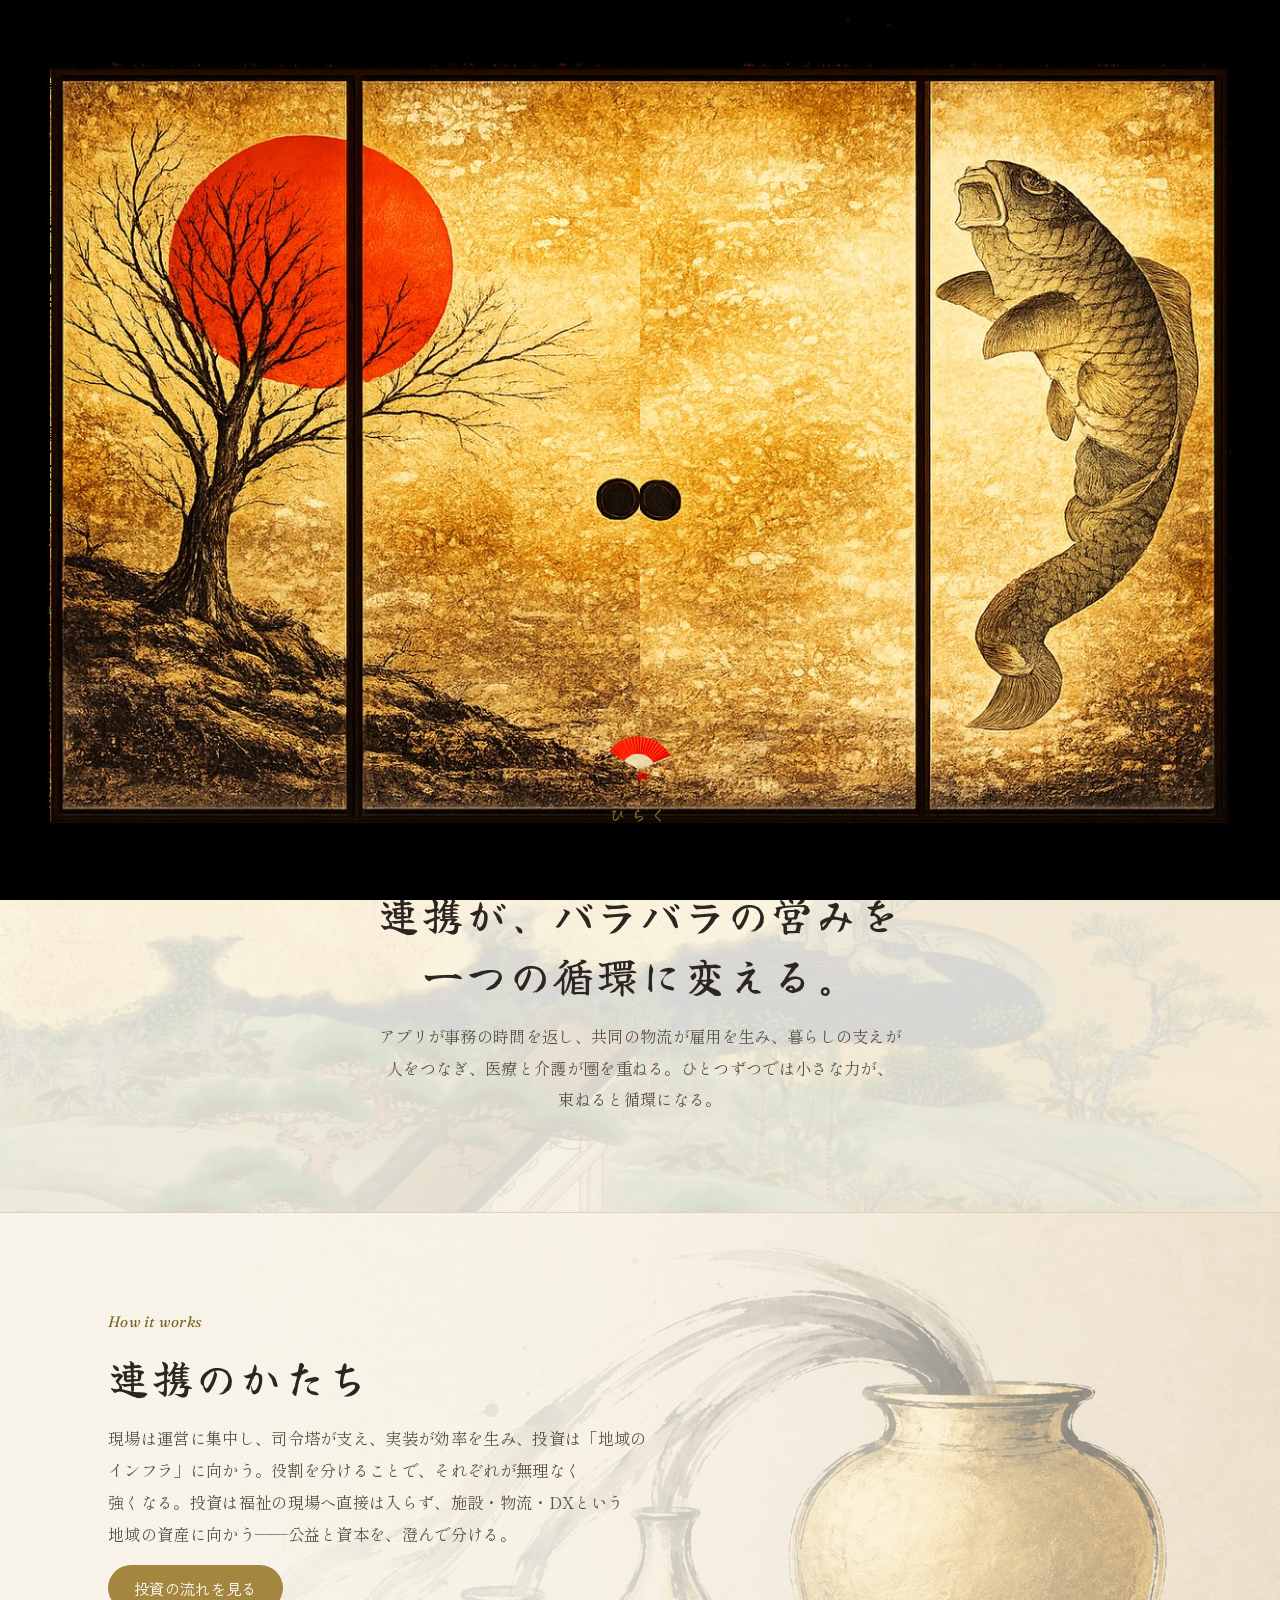
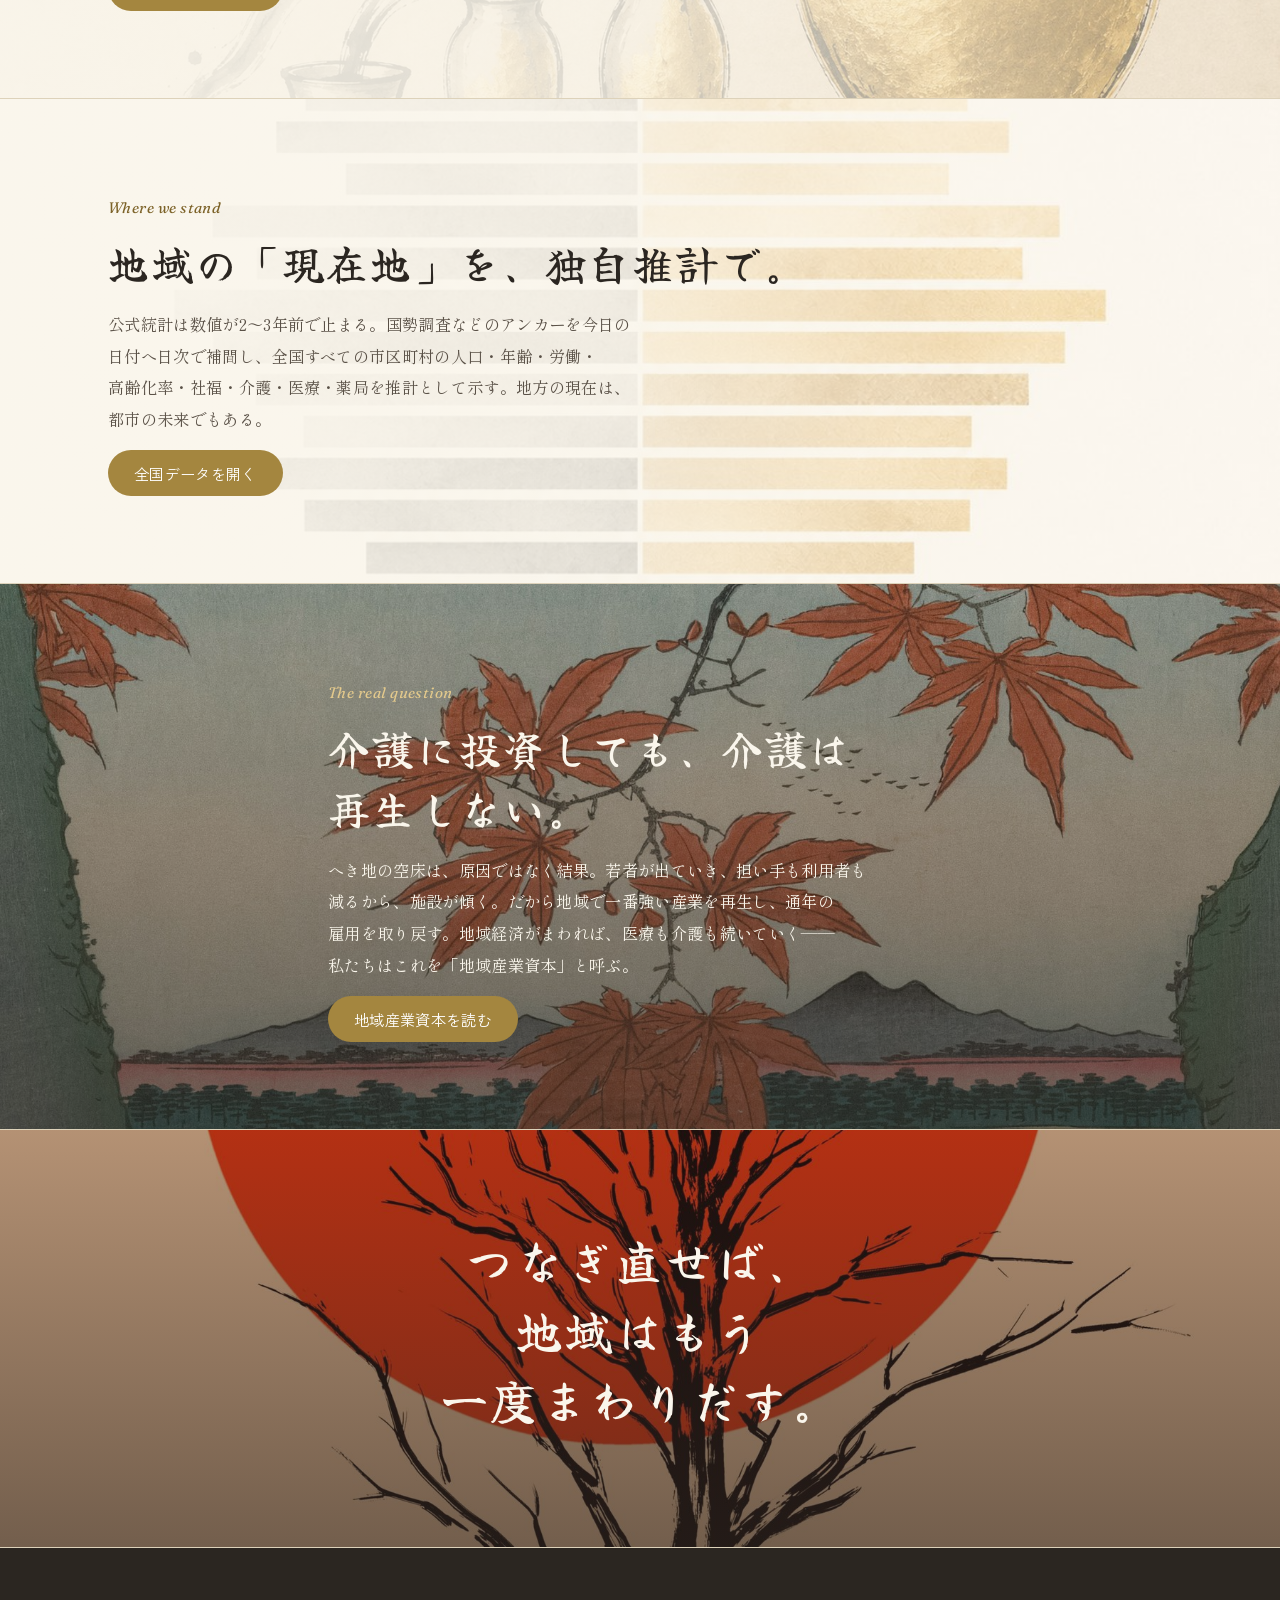
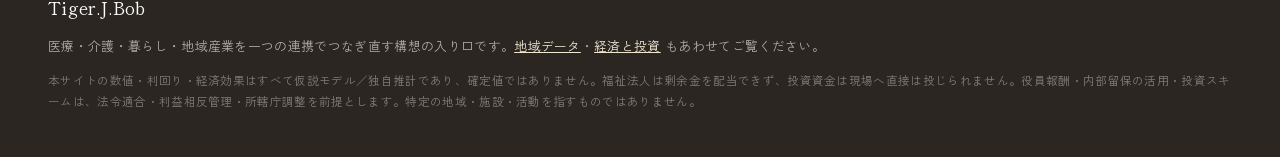
<file: index.html>
<!DOCTYPE html>
<html lang="ja">
<head>
<meta charset="UTF-8">
<meta name="viewport" content="width=device-width, initial-scale=1.0">
<title>team ONE ｜ 地域共生インテリジェンス</title>
<meta name="description" content="医療・介護・暮らし・地域産業を一つの連携でつなぎ直す。地域の新たな歴史が、いま開幕する。">
<link rel="preconnect" href="https://fonts.googleapis.com">
<link rel="preconnect" href="https://fonts.gstatic.com" crossorigin>
<link href="https://fonts.googleapis.com/css2?family=Fraunces:ital,opsz,wght@0,9..144,400;0,9..144,500;1,9..144,400&family=Zen+Kaku+Gothic+New:wght@400;500;700&family=Zen+Old+Mincho:wght@400;600;700&family=Yuji+Syuku&family=Shippori+Mincho:wght@500;600;700&display=swap" rel="stylesheet">
<link rel="stylesheet" href="css/app.css?v=16">
<link rel="stylesheet" href="css/site.css?v=16">
</head>
<body class="locked">

<!-- ===== 開幕 entrance ===== -->
<div class="maku" id="maku">
  <div class="kaimaku">
    <img src="assets/maku/kai.png"  alt="開" class="kchar" id="kaiChar">
    <img src="assets/maku/maku.png" alt="幕" class="kchar" id="makuChar">
  </div>
  <div class="byobu" id="byobu">
    <div class="pl"><img src="assets/maku/fusuma.jpg" alt=""></div>
    <div class="pr"><img src="assets/maku/fusuma.jpg" alt=""></div>
  </div>
  <div class="hint" id="hint">
    <img src="assets/maku/sensu.png" alt="ひらく">
    <span>ひらく</span>
  </div>
</div>

<!-- ===== header ===== -->

<header class="site">
  <div class="bar">
    <a class="brand" href="index.html" style="text-decoration:none;color:inherit">team ONE<span class="en">Community Intelligence — for local welfare</span></a>
    <nav class="topnav">
      <a href="index.html" class="on">ホーム</a>
      <a href="data.html">地域データ</a>
      <a href="vision.html">連結構想</a>
      <a href="impact.html">経済と投資</a>
    </nav>
  </div>
</header>

<!-- ===== hero (full bleed 地方→未来) ===== -->
<section class="wahero">
  <div class="bg" style="background-image:url('assets/img/future.jpg?v=6')"></div>
  <div class="scrim"></div>
  <div class="inner">
    <div class="eyebrow">A new chapter for the regions</div>
    <h1>地域を、<span class="accent">つなぎ直す。</span></h1>
    <p>医療も、介護も、暮らしも、地域の仕事も——別々に弱っていく。だから、一つにつなぐ。連携が、地域をもう一度まわす。</p>
    <div class="cta">
      <a class="primary" href="data.html">地域の現在地を見る</a>
      <a class="ghost" href="impact.html">構想と数字を読む</a>
    </div>
  </div>
</section>

<!-- ===== thesis (松 bg) ===== -->
<section class="imgblk light">
  <div class="bg" style="background-image:url('assets/img/matsu.jpg?v=6')"></div>
  <div class="scrim"></div>
  <div class="inner narrow" style="text-align:center">
    <div class="tag">The thesis</div>
    <h2><span class="np">連携が、バラバラの営みを</span><span class="np">一つの循環に変える。</span></h2>
    <p style="margin:0 auto">アプリが事務の時間を返し、共同の物流が雇用を生み、暮らしの支えが人をつなぎ、医療と介護が圏を重ねる。ひとつずつでは小さな力が、束ねると循環になる。</p>
  </div>
</section>

<!-- ===== 連携のかたち (投資構造 concept bg, side) ===== -->
<section class="imgblk side">
  <div class="bg" style="background-image:url('assets/img/invest.jpg?v=6')"></div>
  <div class="scrim"></div>
  <div class="inner">
    <div class="tag">How it works</div>
    <h2>連携のかたち</h2>
    <p>現場は運営に集中し、司令塔が支え、実装が効率を生み、投資は「地域のインフラ」に向かう。役割を分けることで、それぞれが無理なく強くなる。投資は福祉の現場へ直接は入らず、施設・物流・DXという地域の資産に向かう——公益と資本を、澄んで分ける。</p>
    <div class="cta2"><a href="impact.html">投資の流れを見る</a></div>
  </div>
</section>

<!-- ===== 現在地 (人口構造 concept bg, side) ===== -->
<section class="imgblk side">
  <div class="bg" style="background-image:url('assets/img/population.jpg?v=6')"></div>
  <div class="scrim"></div>
  <div class="inner">
    <div class="tag">Where we stand</div>
    <h2><span class="np">地域の「現在地」を、</span><span class="np">独自推計で。</span></h2>
    <p>公式統計は数値が2〜3年前で止まる。国勢調査などのアンカーを今日の日付へ日次で補間し、全国すべての市区町村の人口・年齢・労働・高齢化率・社福・介護・医療・薬局を推計として示す。地方の現在は、都市の未来でもある。</p>
    <div class="cta2"><a href="data.html">全国データを開く</a></div>
  </div>
</section>

<!-- ===== 問い (紅葉 bg, dark) ===== -->
<section class="imgblk dark">
  <div class="bg" style="background-image:url('assets/img/momiji.jpg?v=6')"></div>
  <div class="scrim"></div>
  <div class="inner narrow">
    <div class="tag">The real question</div>
    <h2>介護に投資しても、介護は再生しない。</h2>
    <p style="color:#faf6ec">へき地の空床は、原因ではなく結果。若者が出ていき、担い手も利用者も減るから、施設が傾く。だから地域で一番強い産業を再生し、通年の雇用を取り戻す。地域経済がまわれば、医療も介護も続いていく——私たちはこれを「地域産業資本」と呼ぶ。</p>
    <div class="cta2"><a href="impact.html">地域産業資本を読む</a></div>
  </div>
</section>

<!-- ===== closing (月 bg, dark) ===== -->
<section class="imgblk dark">
  <div class="bg" style="background-image:url('assets/img/tsuki.jpg?v=6')"></div>
  <div class="scrim"></div>
  <div class="inner narrow" style="text-align:center">
    <h2 style="font-size:clamp(1.8rem,4.6vw,3rem)"><span class="np">つなぎ直せば、</span><span class="np">地域はもう一度まわりだす。</span></h2>
  </div>
</section>

<footer class="site2">
  <div class="brand">Tiger.J.Bob</div>
  <div>医療・介護・暮らし・地域産業を一つの連携でつなぎ直す構想の入り口です。<a href="data.html">地域データ</a>・<a href="impact.html">経済と投資</a> もあわせてご覧ください。</div>
  <div class="src">本サイトの数値・利回り・経済効果はすべて仮説モデル／独自推計であり、確定値ではありません。福祉法人は剰余金を配当できず、投資資金は現場へ直接は投じられません。役員報酬・内部留保の活用・投資スキームは、法令適合・利益相反管理・所轄庁調整を前提とします。特定の地域・施設・活動を指すものではありません。</div>
</footer>

<script>
(function(){
  var maku=document.getElementById('maku');
  if(!maku) return;
  /* 同一セッションで一度見たらスキップ（毎回の再生を防ぐ） */
  if(sessionStorage.getItem('maku_seen')){
    if(maku.parentNode) maku.parentNode.removeChild(maku);
    document.body.classList.remove('locked');
    return;
  }
  var opened=false;
  function open(){
    if(opened)return; opened=true;
    try{ sessionStorage.setItem('maku_seen','1'); }catch(e){}
    maku.classList.add('open');
    setTimeout(function(){document.getElementById('kaiChar').classList.add('writing');},450);
    setTimeout(function(){document.getElementById('makuChar').classList.add('writing');},2100);
    setTimeout(function(){ maku.classList.add('gone'); document.body.classList.remove('locked'); },3600);
    setTimeout(function(){ if(maku.parentNode) maku.parentNode.removeChild(maku); },4800);
  }
  maku.addEventListener('click',open);
  document.addEventListener('keydown',function(e){ if(e.code==='Space'||e.code==='Enter'){open();} });
  setTimeout(open, 4200); /* auto-open if no interaction */
})();
</script>
</body>
</html>
</file>
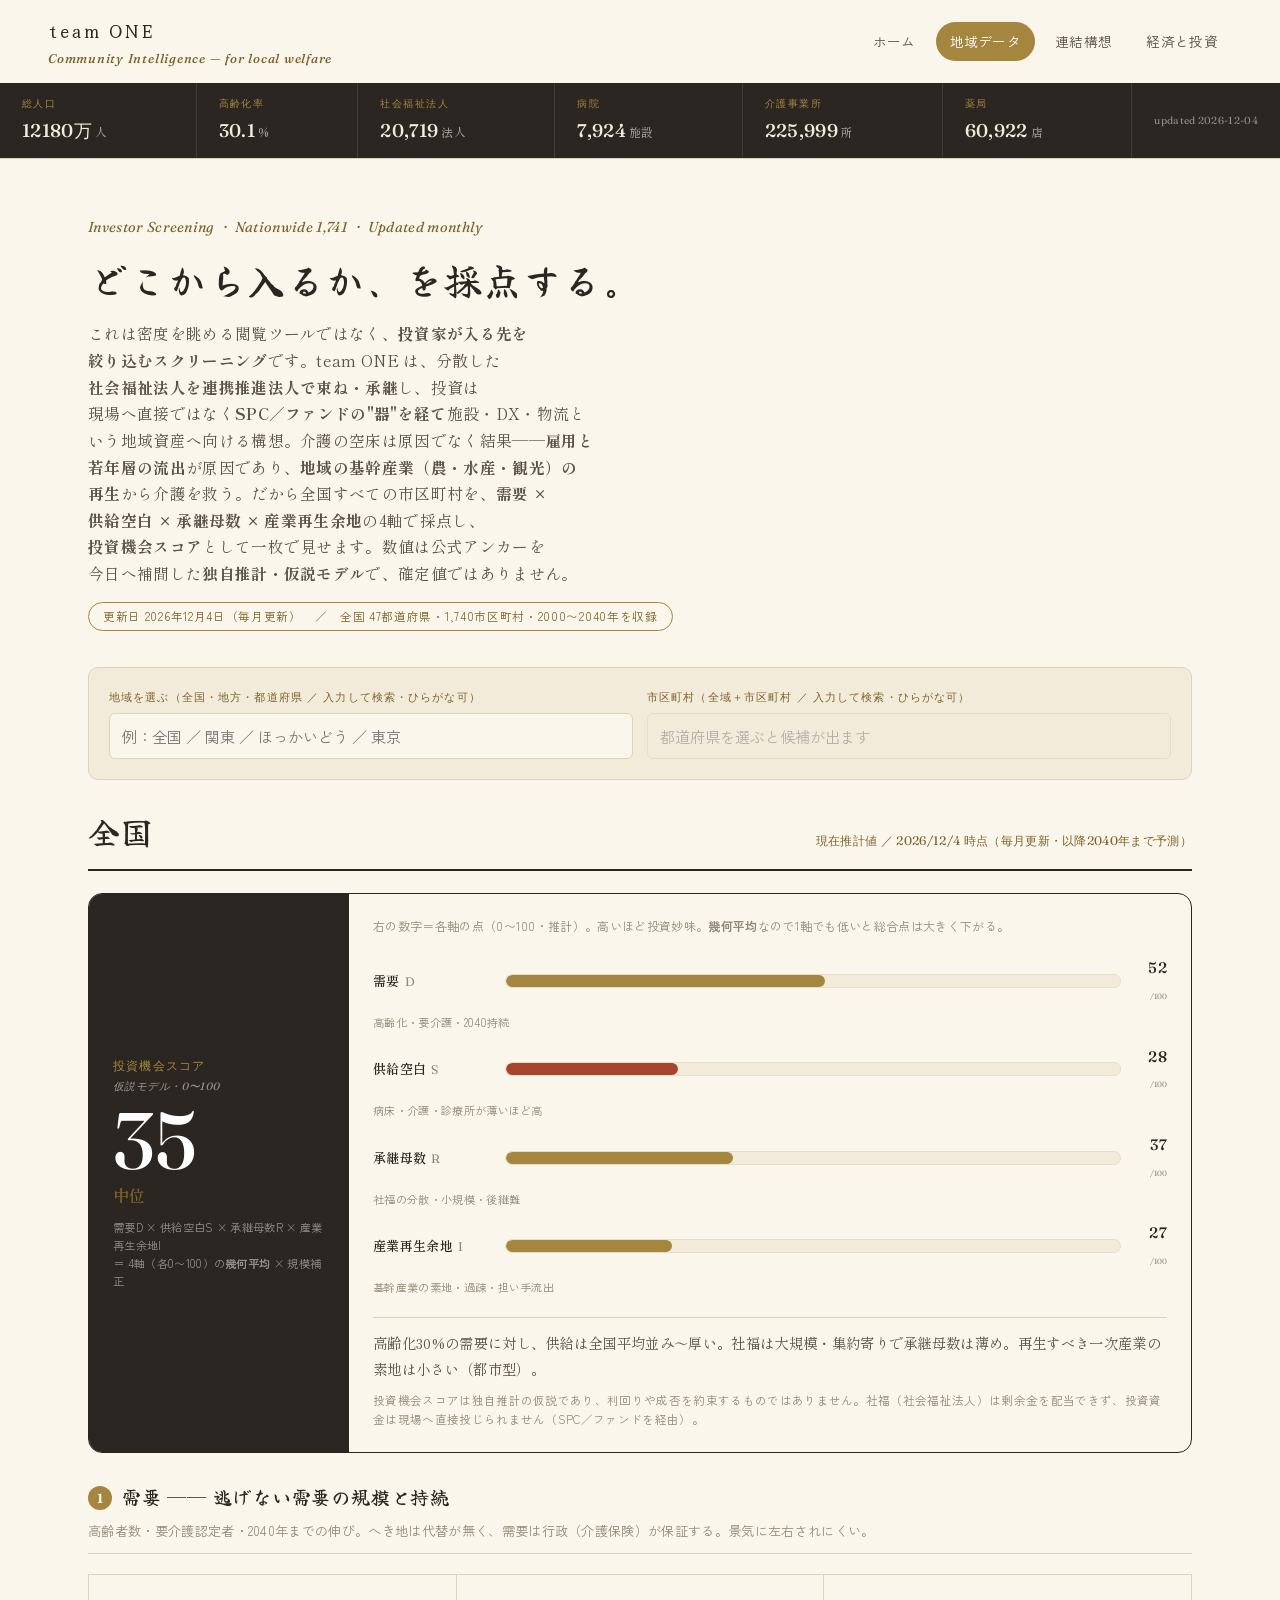
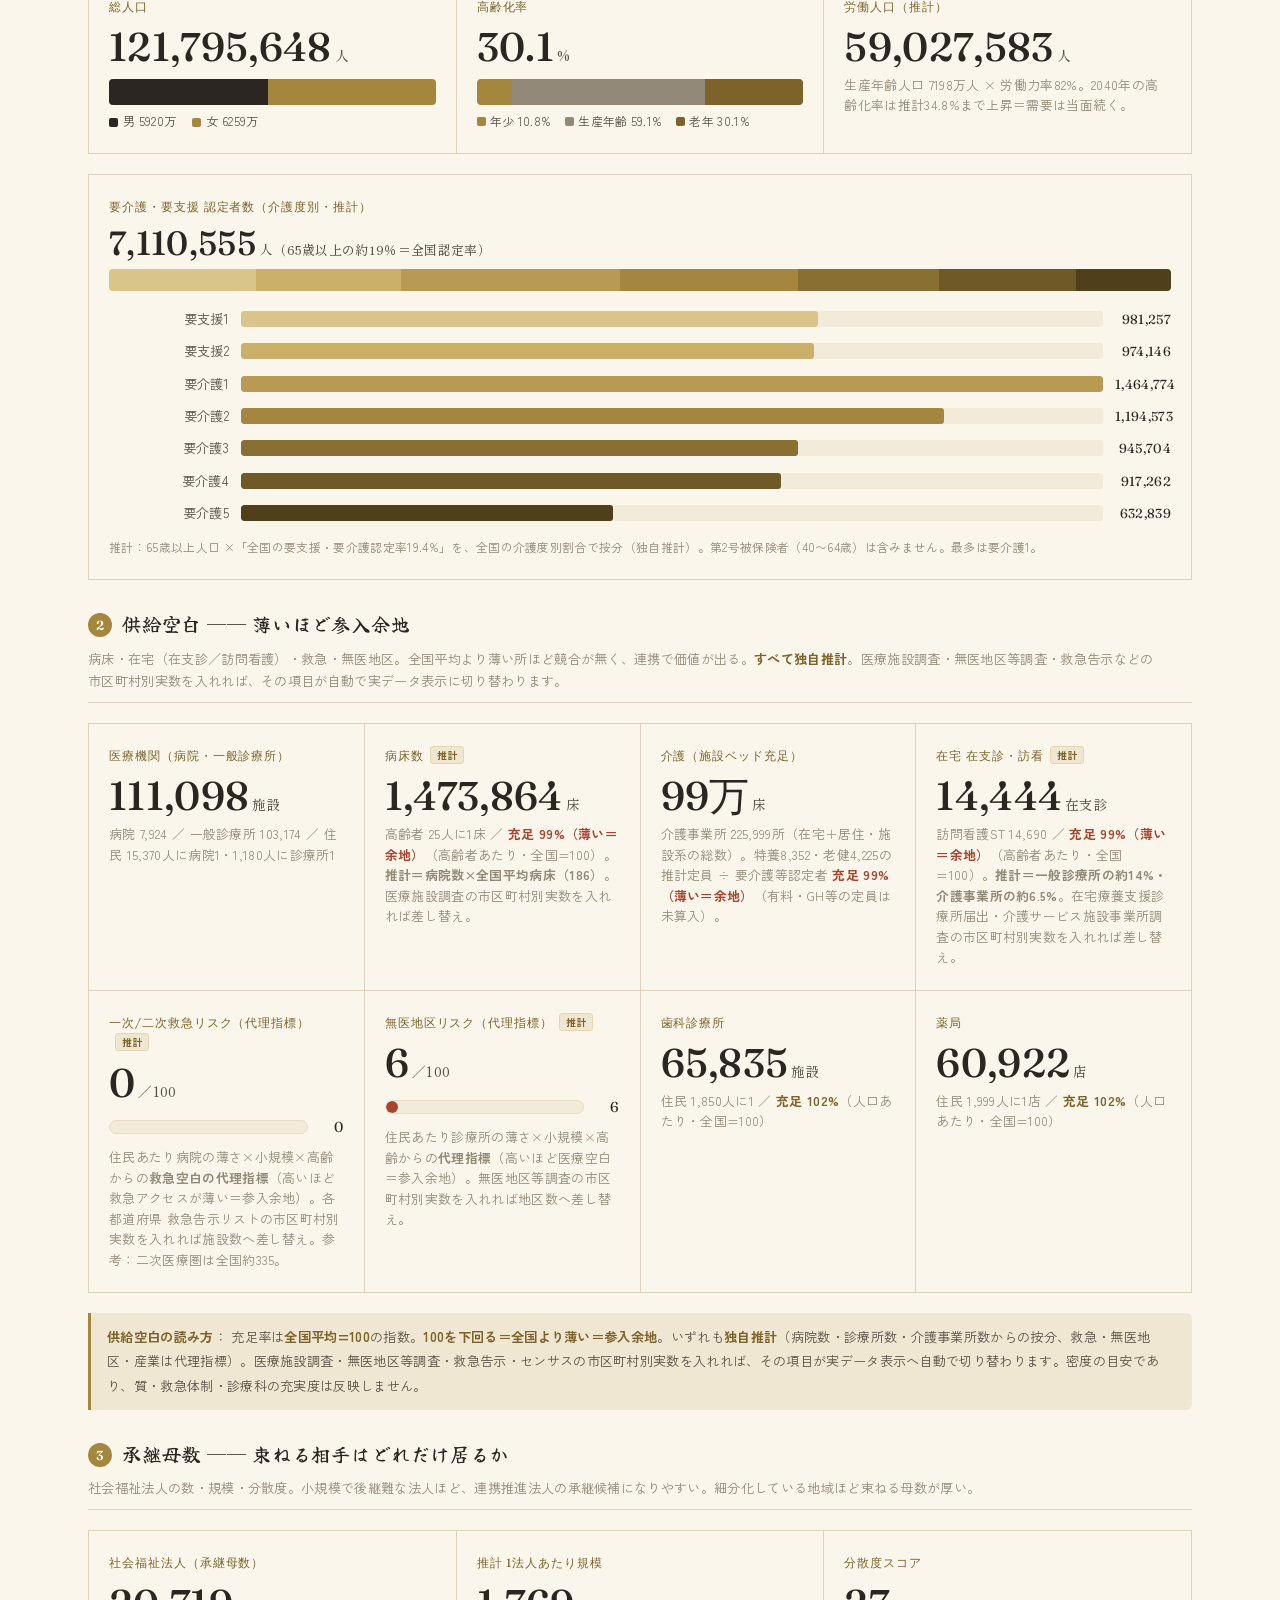
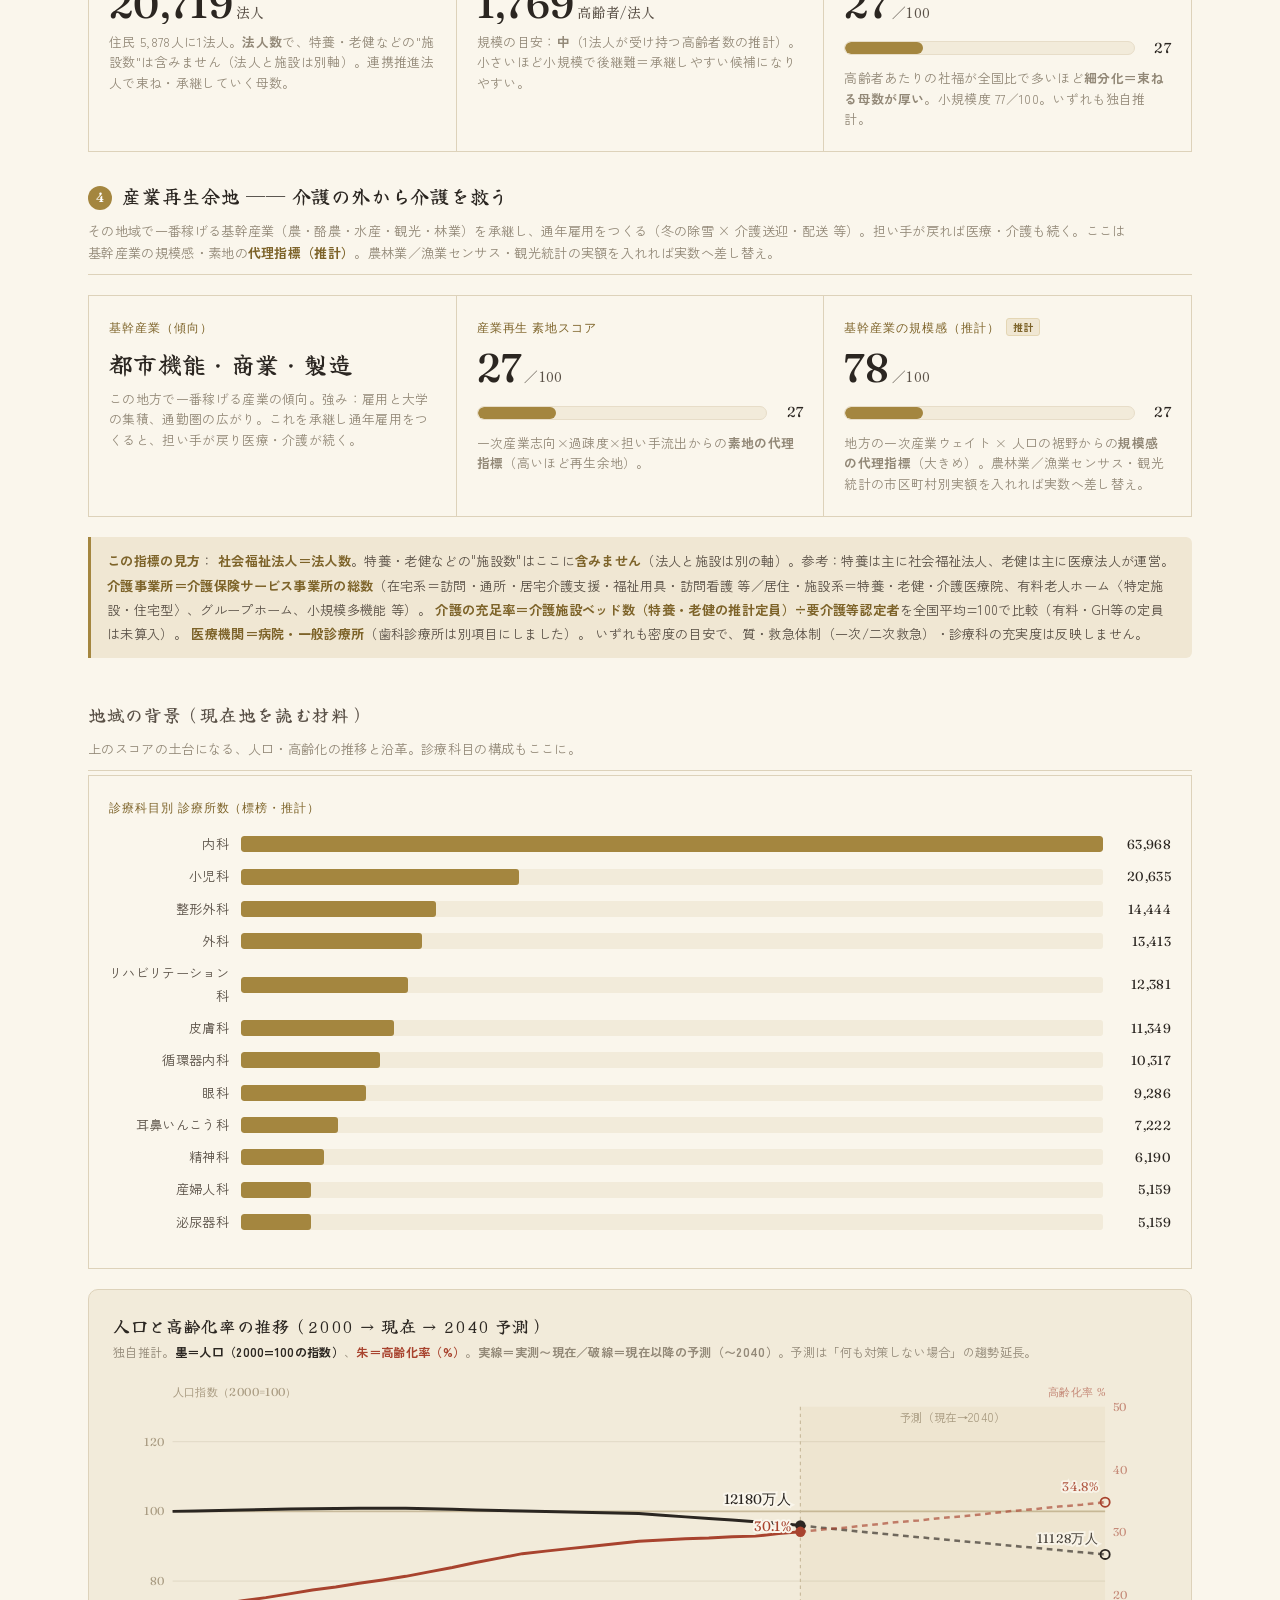
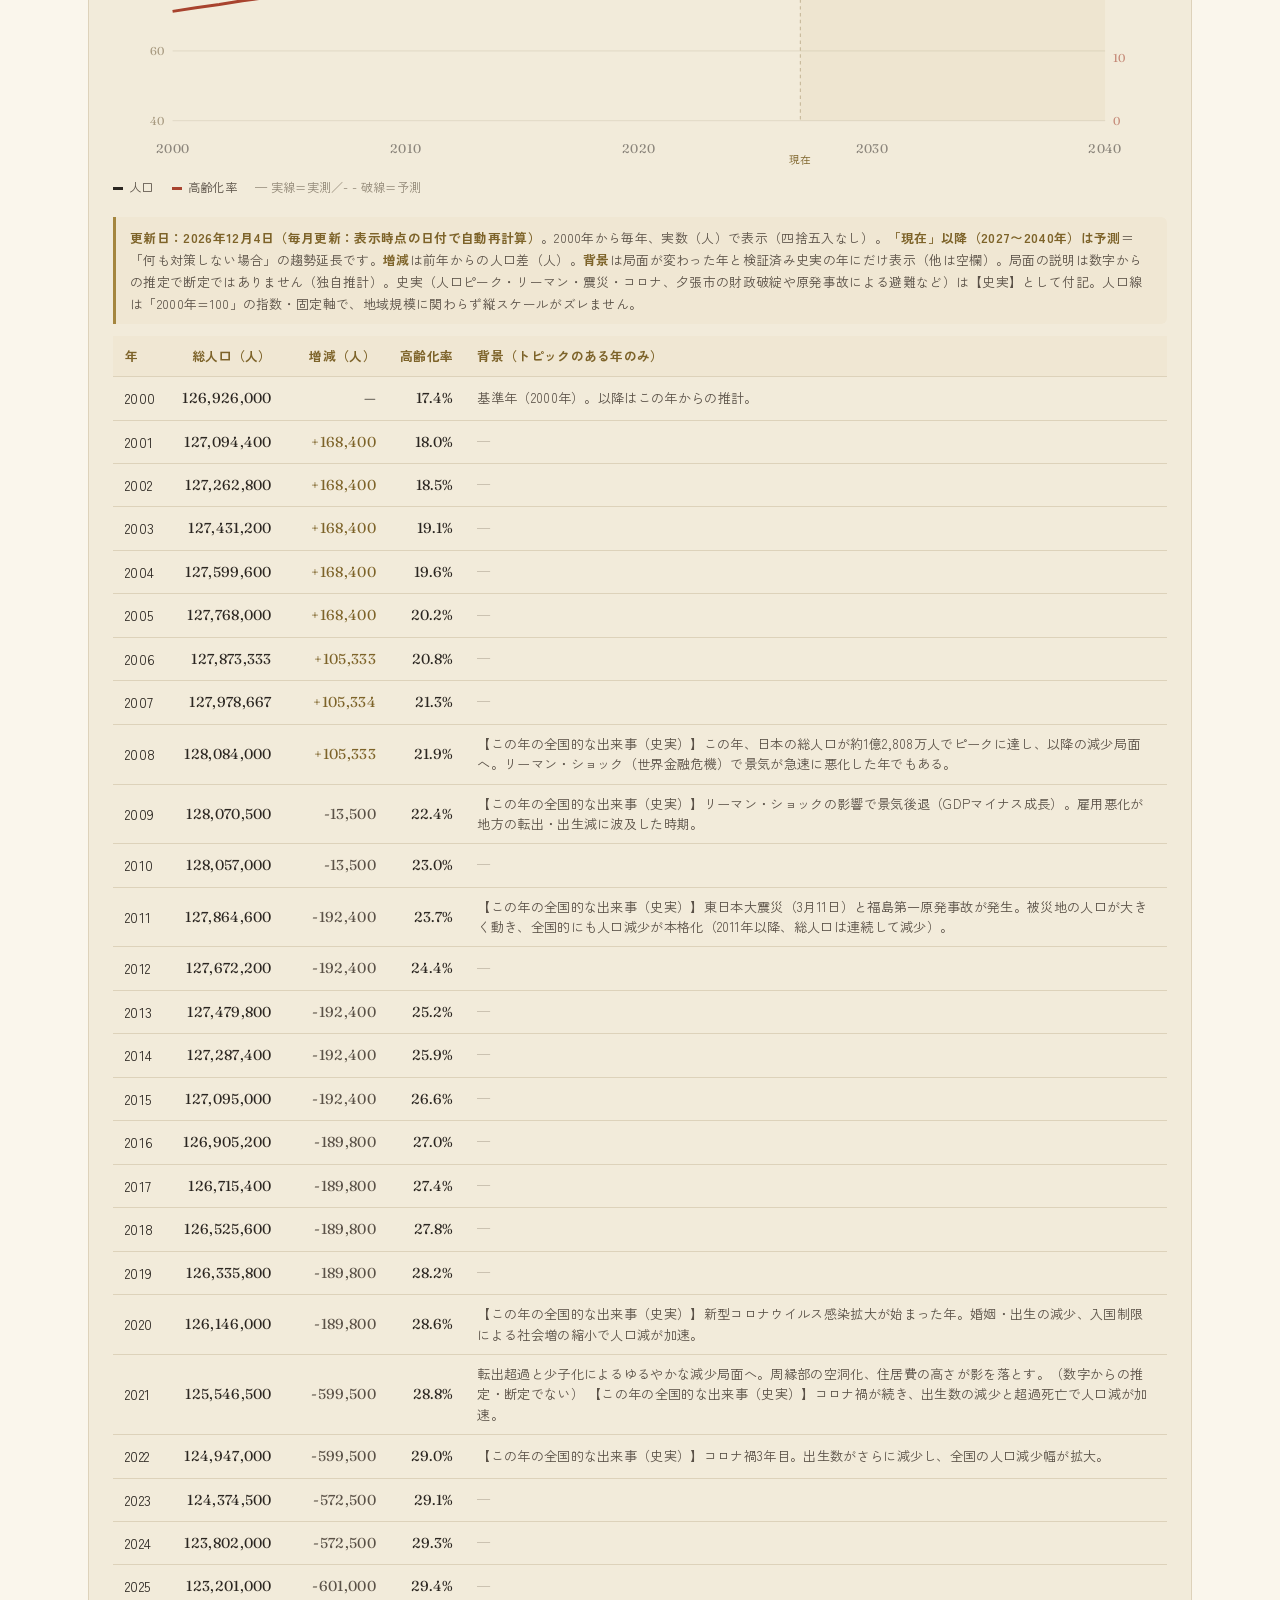
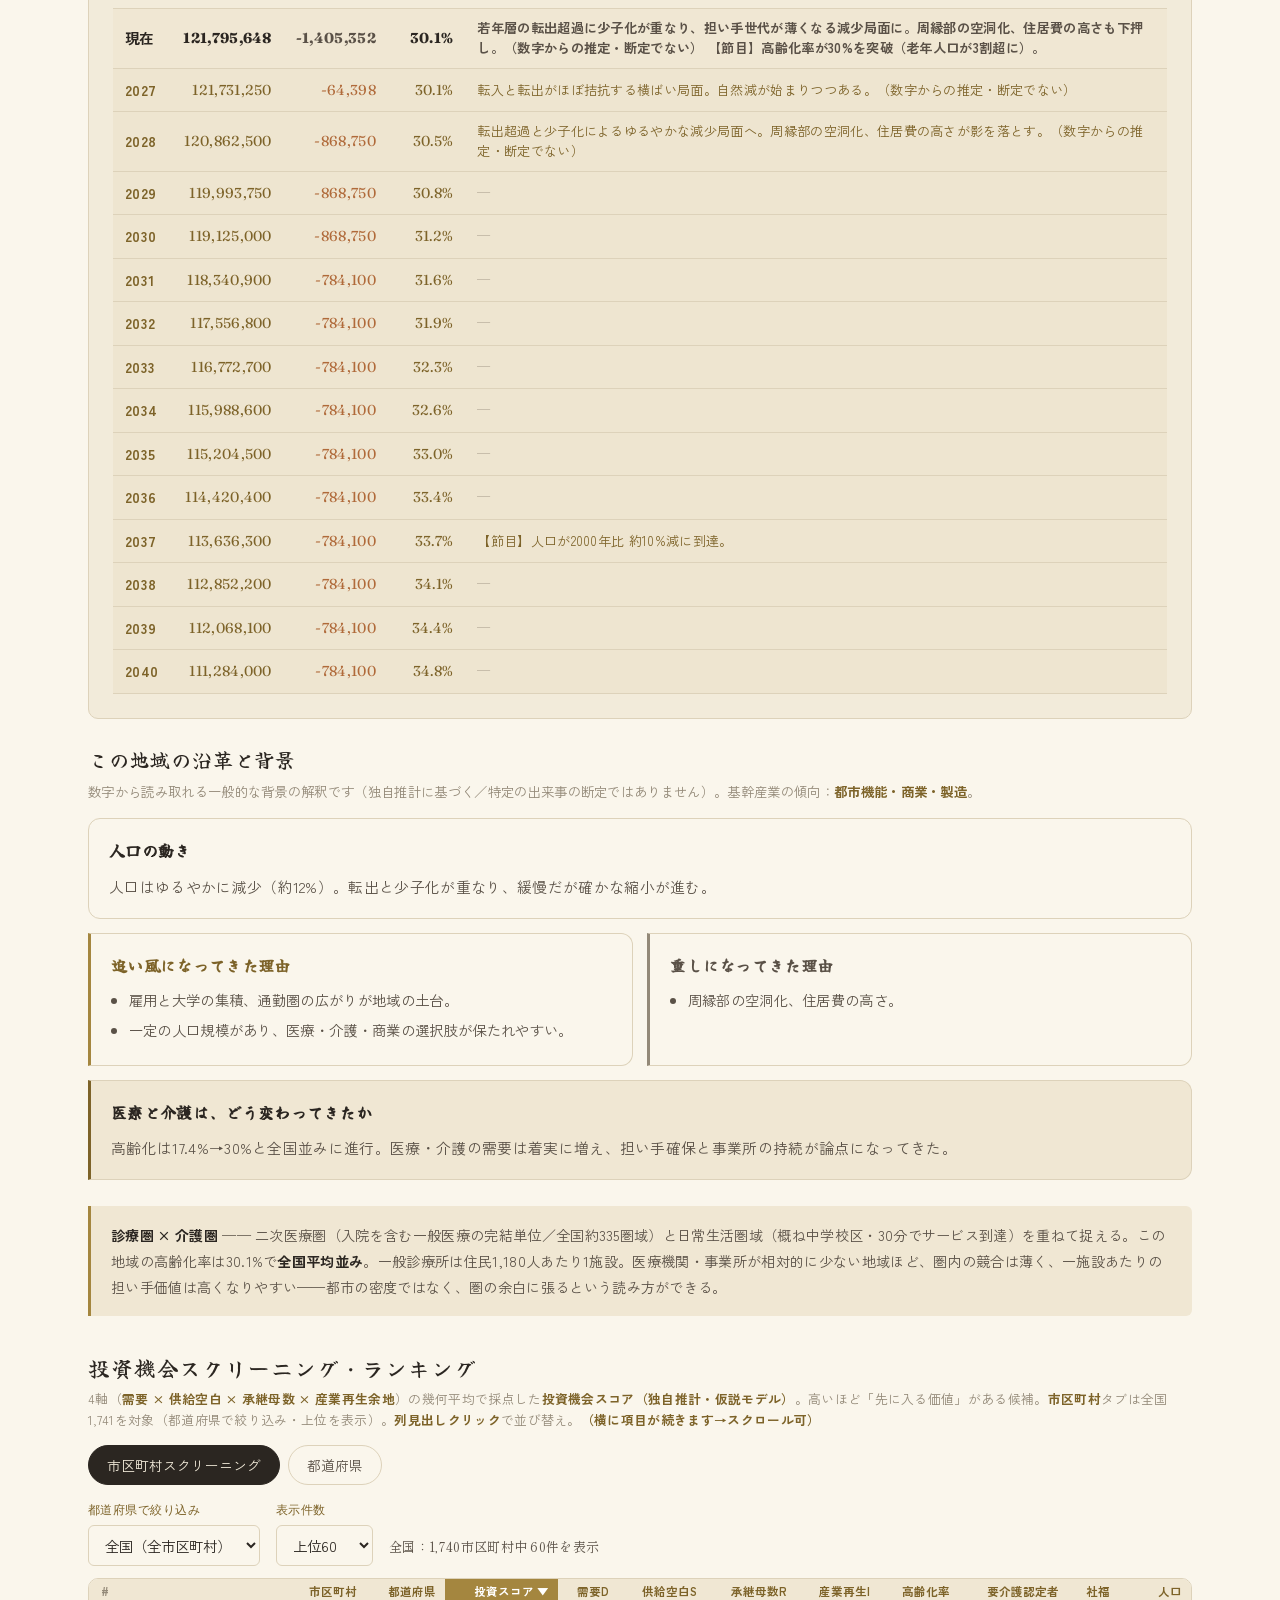
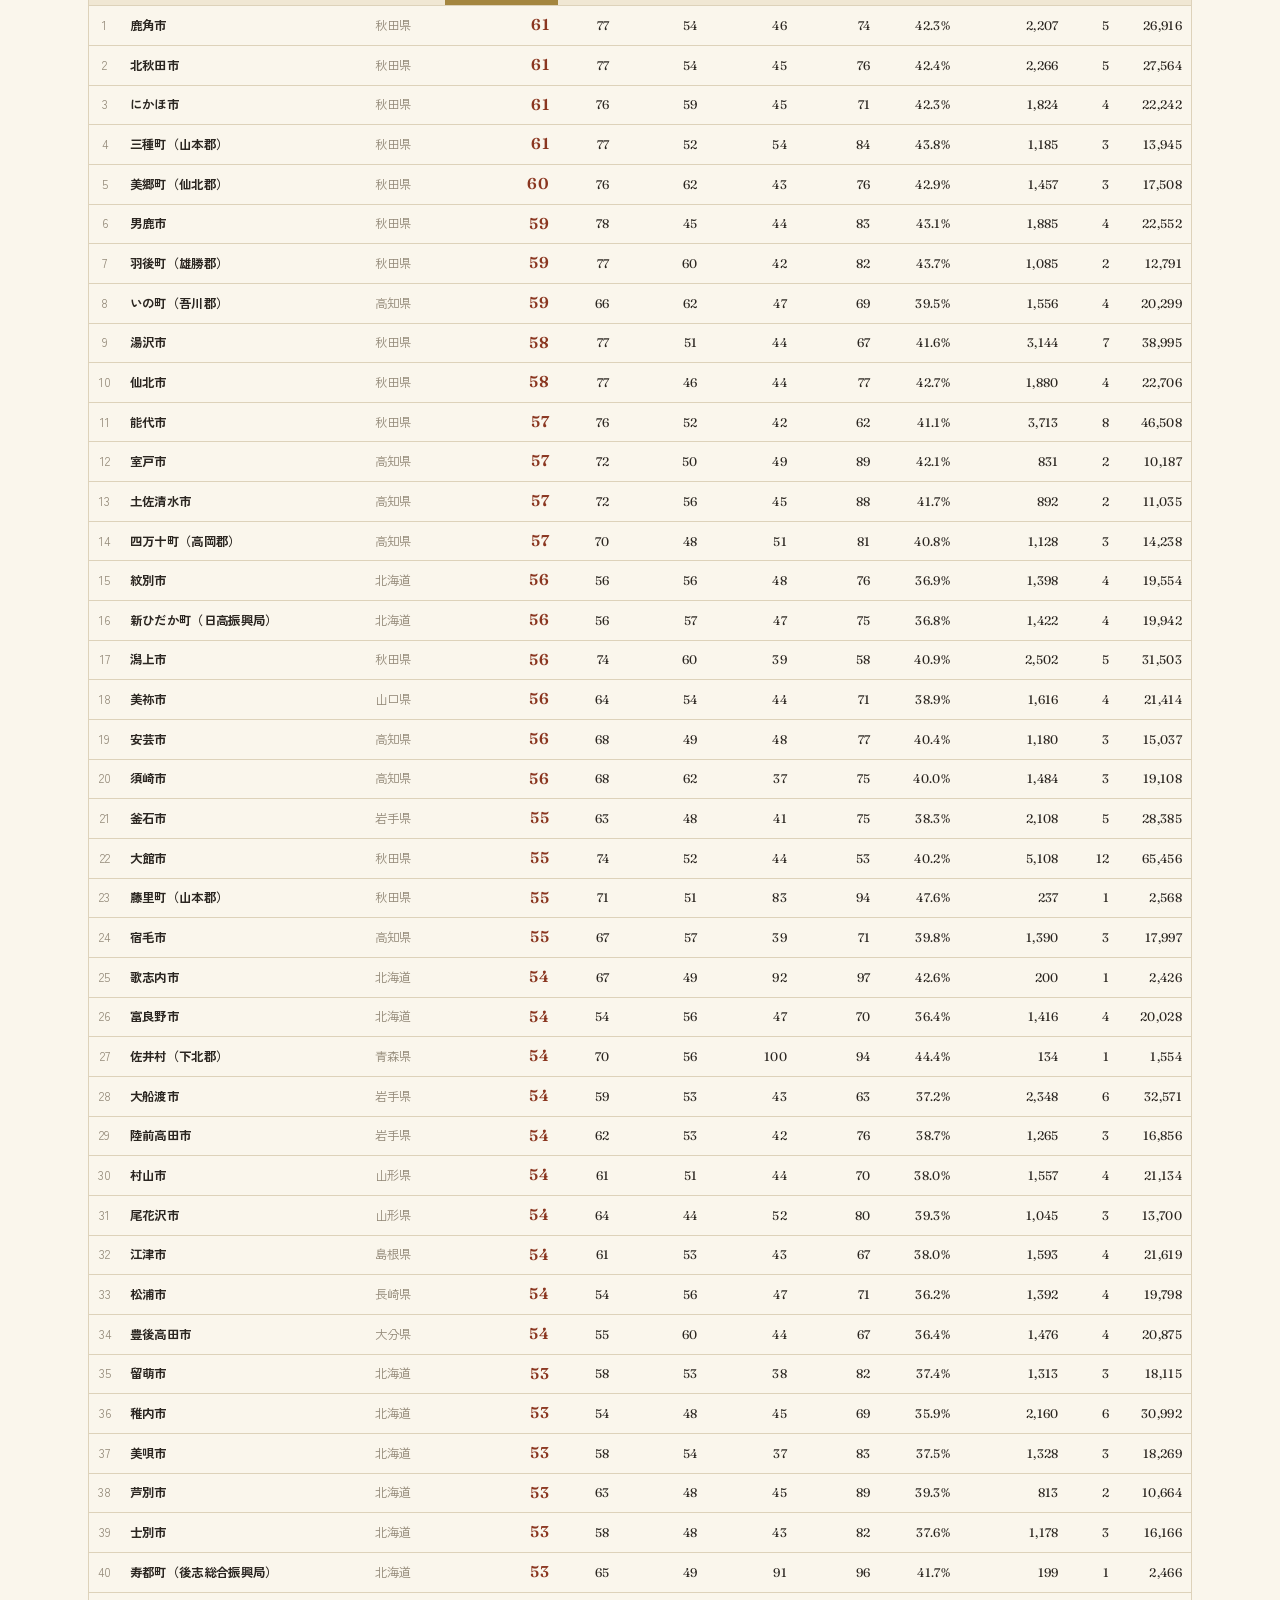
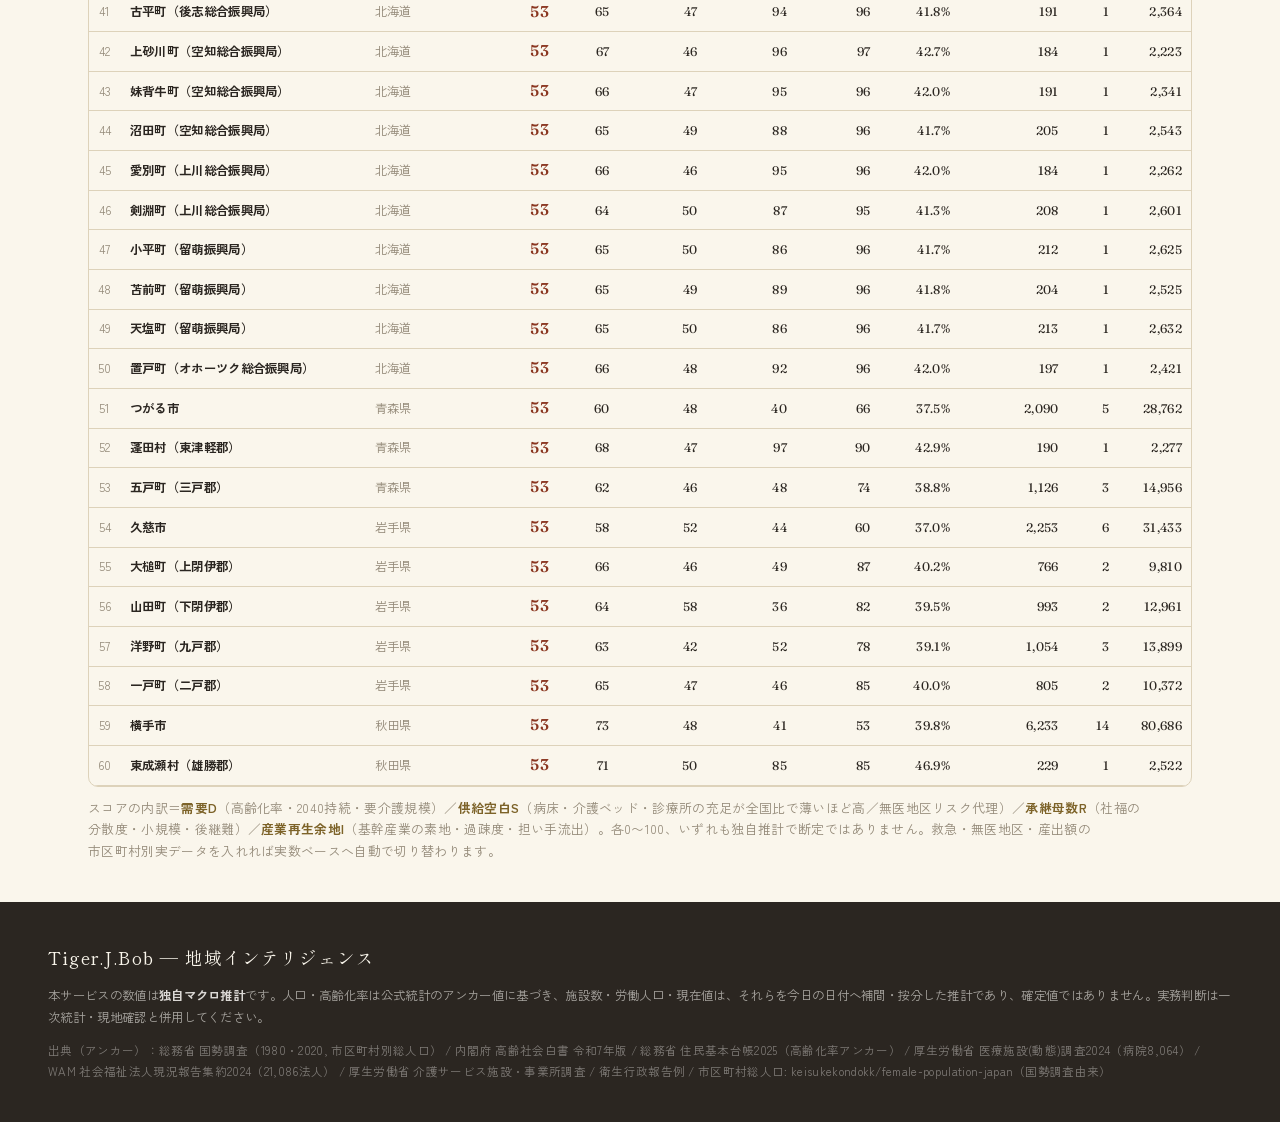
<file: data.html>
<!DOCTYPE html>
<html lang="ja">
<head>
<meta charset="UTF-8">
<meta name="viewport" content="width=device-width, initial-scale=1.0">
<title>地域データ ｜ team ONE</title>
<meta name="description" content="全国の市区町村単位で、人口・年齢・労働人口・高齢化率・社会福祉法人数・介護事業所数・医療機関数（診療科目別）・薬局数を、公式統計アンカーから今日の日付へ日次補間した独自マクロ推計として表示。">
<link rel="preconnect" href="https://fonts.googleapis.com">
<link rel="preconnect" href="https://fonts.gstatic.com" crossorigin>
<link href="https://fonts.googleapis.com/css2?family=Fraunces:ital,opsz,wght@0,9..144,400;0,9..144,500;0,9..144,600;1,9..144,400&family=Zen+Kaku+Gothic+New:wght@400;500;700&family=Zen+Old+Mincho:wght@400;600;700&family=Yuji+Syuku&family=Shippori+Mincho:wght@500;600;700&display=swap" rel="stylesheet">
<link rel="stylesheet" href="css/app.css?v=17">
<style>
  /* データ出所バッジ（実データ / 推計 / データ待ち）— data.html 局所 */
  .tg{display:inline-block;font-size:10px;line-height:1.4;font-weight:700;
      padding:1px 6px;border-radius:3px;margin-left:6px;vertical-align:1px;
      font-family:var(--sans-jp,'Zen Kaku Gothic New');letter-spacing:.02em;white-space:nowrap}
  .tg-r{background:#e7efe0;color:#3f6b2e;border:1px solid #cfe0c2}   /* 実データ＝緑 */
  .tg-e{background:var(--gold-wash,#f0e7d3);color:var(--gold-deep,#7d6329);border:1px solid #e4d6b4} /* 推計＝金 */
  .tg-w{background:var(--coral-wash,#f1e0d7);color:var(--coral-deep,#8a3620);border:1px solid #eccfc2} /* 待ち＝朱 */
  /* ランキング表：ヘッダー1行＋詰めて通常幅に収める（狭い画面のみ横スクロール保険） */
  .rtbl{min-width:0;font-size:.78rem}
  .rtbl th,.rtbl td{padding:6px 9px}
  .rtbl th{font-size:.72rem;letter-spacing:0;line-height:1.2;white-space:nowrap}
  .rtbl td{white-space:nowrap}
  .rtbl th.rk,.rtbl td.rk{width:28px}
  @media(max-width:1180px){.rtbl{font-size:.74rem}.rtbl th{font-size:.68rem}.rtbl th,.rtbl td{padding:5px 7px}}
</style>
</head>
<body>

<header class="site">
  <div class="bar">
    <a class="brand" href="index.html" style="text-decoration:none;color:inherit">team ONE<span class="en">Community Intelligence — for local welfare</span></a>
    <nav class="topnav">
      <a href="index.html">ホーム</a>
      <a href="data.html" class="on">地域データ</a>
      <a href="vision.html">連結構想</a>
      <a href="impact.html">経済と投資</a>
    </nav>
  </div>
  <div class="ticker"><div class="row" id="ticker"></div></div>
</header>

<div class="wrap">
  <section class="intro">
    <div class="eyebrow">Investor Screening ・ Nationwide 1,741 ・ Updated monthly</div>
    <h1>どこから入るか、を採点する。</h1>
    <p class="mincho">これは密度を眺める閲覧ツールではなく、<b>投資家が入る先を絞り込むスクリーニング</b>です。team ONE は、分散した<b>社会福祉法人を連携推進法人で束ね・承継</b>し、投資は現場へ直接ではなく<b>SPC／ファンドの"器"を経て</b>施設・DX・物流という地域資産へ向ける構想。介護の空床は原因でなく結果——<b>雇用と若年層の流出</b>が原因であり、<b>地域の基幹産業（農・水産・観光）の再生</b>から介護を救う。だから全国すべての市区町村を、<b>需要 × 供給空白 × 承継母数 × 産業再生余地</b>の4軸で採点し、<b>投資機会スコア</b>として一枚で見せます。数値は公式アンカーを今日へ補間した<b>独自推計・仮説モデル</b>で、確定値ではありません。</p>
    <span class="est-tag" id="esttag">推計基準日：—</span>
  </section>

  <div class="selector">
    <div class="fld cbox">
      <label>地域を選ぶ（全国・地方・都道府県 ／ 入力して検索・ひらがな可）</label>
      <input id="selPref" placeholder="例：全国 ／ 関東 ／ ほっかいどう ／ 東京" autocomplete="off" spellcheck="false">
      <div class="cbox-list" id="listPref" role="listbox"></div>
    </div>
    <div class="fld cbox">
      <label>市区町村（全域＋市区町村 ／ 入力して検索・ひらがな可）</label>
      <input id="selMuni" placeholder="都道府県を選ぶと候補が出ます" autocomplete="off" spellcheck="false" disabled>
      <div class="cbox-list" id="listMuni" role="listbox"></div>
    </div>
  </div>

  <div class="dash" id="dash">
    <div class="area-head">
      <h2 id="areaName">全国</h2>
      <span class="pref" id="areaPref"></span>
      <span class="asof" id="asof"></span>
    </div>

      <!-- ① 投資機会スコア -->
      <div class="scorepanel" id="scorePanel"></div>

      <!-- ② 需要（逃げない需要） -->
      <section class="axis" id="ax-demand">
        <div class="axis-head"><span class="axis-tag">1</span><h3>需要 ── 逃げない需要の規模と持続</h3>
          <p class="axis-cap">高齢者数・要介護認定者・2040年までの伸び。へき地は代替が無く、需要は行政（介護保険）が保証する。景気に左右されにくい。</p></div>
        <div class="cards" id="cards-demand"></div>
        <div class="card wide" style="border:1px solid var(--rule);margin:16px 0 0">
          <div class="lbl">要介護・要支援 認定者数（介護度別・推計）</div>
          <div id="carelvl"></div>
        </div>
      </section>

      <!-- ③ 供給空白（参入余地） -->
      <section class="axis" id="ax-supply">
        <div class="axis-head"><span class="axis-tag">2</span><h3>供給空白 ── 薄いほど参入余地</h3>
          <p class="axis-cap">病床・在宅（在支診／訪問看護）・救急・無医地区。全国平均より薄い所ほど競合が無く、連携で価値が出る。<b>すべて独自推計</b>。医療施設調査・無医地区等調査・救急告示などの市区町村別実数を入れれば、その項目が自動で実データ表示に切り替わります。</p></div>
        <div class="cards" id="cards-supply"></div>
        <div class="note2small" id="supplyNote"></div>
      </section>

      <!-- ④ 承継母数（ロールアップ） -->
      <section class="axis" id="ax-roll">
        <div class="axis-head"><span class="axis-tag">3</span><h3>承継母数 ── 束ねる相手はどれだけ居るか</h3>
          <p class="axis-cap">社会福祉法人の数・規模・分散度。小規模で後継難な法人ほど、連携推進法人の承継候補になりやすい。細分化している地域ほど束ねる母数が厚い。</p></div>
        <div class="cards" id="cards-roll"></div>
      </section>

      <!-- ⑤ 産業再生余地 -->
      <section class="axis" id="ax-industry">
        <div class="axis-head"><span class="axis-tag">4</span><h3>産業再生余地 ── 介護の外から介護を救う</h3>
          <p class="axis-cap">その地域で一番稼げる基幹産業（農・酪農・水産・観光・林業）を承継し、通年雇用をつくる（冬の除雪 × 介護送迎・配送 等）。担い手が戻れば医療・介護も続く。ここは基幹産業の規模感・素地の<b>代理指標（推計）</b>。農林業／漁業センサス・観光統計の実額を入れれば実数へ差し替え。</p></div>
        <div class="cards" id="cards-industry"></div>
      </section>

      <div class="note2small" id="indicatorNote"></div>

      <!-- 背景（現在地を読むための材料） -->
      <section class="axis bg" id="ax-bg">
        <div class="axis-head"><h3>地域の背景（現在地を読む材料）</h3>
          <p class="axis-cap">上のスコアの土台になる、人口・高齢化の推移と沿革。診療科目の構成もここに。</p></div>

        <div class="card wide" style="border:1px solid var(--rule);margin:0 0 20px">
          <div class="lbl">診療科目別 診療所数（標榜・推計）</div>
          <div class="barlist" id="kamoku"></div>
        </div>

        <div class="trend">
          <h3>人口と高齢化率の推移（2000 → 現在 → 2040 予測）</h3>
          <div class="cap" id="trendCap">独自推計。<span style="color:#2b2621;font-weight:600">墨＝人口（2000=100の指数）</span>、<span style="color:#a8432e;font-weight:600">朱＝高齢化率（%）</span>。<b>実線＝実測〜現在／破線＝現在以降の予測（〜2040）</b>。予測は「何も対策しない場合」の趨勢延長。</div>
          <div id="chart"></div>
          <div class="lg"><span><span class="dot" style="background:#2b2621"></span>人口</span><span><span class="dot" style="background:#a8432e"></span>高齢化率</span><span style="color:var(--ink-faint)">— 実線=実測／- - 破線=予測</span></div>
          <div id="dtable"></div>
        </div>

        <div class="history" id="history"></div>
        <div class="note" id="rings"></div>
      </section>
  </div>
</div>

<div class="wrap">
  <section class="ranking" id="ranking">
    <div class="rank-head">
      <h2>投資機会スクリーニング・ランキング</h2>
      <p class="cap">4軸（<b>需要 × 供給空白 × 承継母数 × 産業再生余地</b>）の幾何平均で採点した<b>投資機会スコア（独自推計・仮説モデル）</b>。高いほど「先に入る価値」がある候補。<b>市区町村</b>タブは全国1,741を対象（都道府県で絞り込み・上位を表示）。<b>列見出しクリック</b>で並び替え。<span style="color:var(--gold-deep);font-weight:600">（横に項目が続きます→スクロール可）</span></p>
    </div>

    <div class="rank-tabs">
      <button class="rtab on" data-tab="muni">市区町村スクリーニング</button>
      <button class="rtab" data-tab="pref">都道府県</button>
    </div>

    <div id="tab-muni">
      <div class="rank-ctl">
        <label>都道府県で絞り込み
          <select id="rankPref"><option value="">全国（全市区町村）</option></select>
        </label>
        <label>表示件数
          <select id="rankTop">
            <option value="60">上位60</option>
            <option value="120">上位120</option>
            <option value="300">上位300</option>
            <option value="0">全件</option>
          </select>
        </label>
        <span class="rank-count" id="rankCount"></span>
      </div>
      <div class="rank-wrap"><table class="rtbl" id="mtbl"></table></div>
      <p class="cap" style="margin-top:10px">スコアの内訳＝<b>需要D</b>（高齢化率・2040持続・要介護規模）／<b>供給空白S</b>（病床・介護ベッド・診療所の充足が全国比で薄いほど高／無医地区リスク代理）／<b>承継母数R</b>（社福の分散度・小規模・後継難）／<b>産業再生余地I</b>（基幹産業の素地・過疎度・担い手流出）。各0〜100、いずれも独自推計で断定ではありません。救急・無医地区・産出額の市区町村別実データを入れれば実数ベースへ自動で切り替わります。</p>
    </div>

    <div id="tab-pref" hidden>
      <p class="cap" style="margin-bottom:12px">人口・高齢化率・労働力は<b>独自推計</b>（今日時点）。<b>投資機会スコア</b>は上記4軸の幾何平均（仮説モデル）。<b>県内総生産＝内閣府「県民経済計算」2019年度・名目（兆円）</b>。<b>外国人労働者数＝厚労省「外国人雇用状況の届出状況」令和5年(2023)10月末（人）</b>。1行目は<b>全国合計</b>。人口増減率は長期トレンド推計で水準は都市部でやや大きめ。<b>列見出しクリック</b>で並び替え。</p>
      <div class="rank-wrap"><table class="rtbl" id="rtbl"></table></div>
    </div>
  </section>
</div>

<footer class="site">
  <div class="brand">Tiger.J.Bob — 地域インテリジェンス</div>
  <div>本サービスの数値は<b style="color:rgba(250,248,244,.85)">独自マクロ推計</b>です。人口・高齢化率は公式統計のアンカー値に基づき、施設数・労働人口・現在値は、それらを今日の日付へ補間・按分した推計であり、確定値ではありません。実務判断は一次統計・現地確認と併用してください。</div>
  <div class="src" id="sources"></div>
</footer>

<script src="js/engine.js?v=22"></script>
<script>
(function(){
  'use strict';
  var DATA=null, META=null, cur=null;

  // ── データ読み込み ──
  fetch('data/regions.json?v=9').then(function(r){return r.json();}).then(function(d){
    DATA=d; META=d.meta;
    var cov=META.coverage||{}; 
    var _u=new Date();document.getElementById('esttag').textContent='更新日 '+_u.getFullYear()+'年'+(_u.getMonth()+1)+'月'+_u.getDate()+'日（毎月更新）　／　全国 '+(cov.prefectures||47)+'都道府県・'+MacroEngine.fmt(cov.municipalities||0)+'市区町村・2000〜2040年を収録';
    document.getElementById('sources').textContent='出典（アンカー）：'+ (META.sources||[]).join(' / ');
    initSelectors(); renderTicker(); renderNational(); renderRanking(); initRankControls();
    window.addEventListener('resize', fitBig);
    if(document.fonts && document.fonts.ready){ document.fonts.ready.then(fitBig); }
  }).catch(function(e){
    document.getElementById('esttag').textContent='データ読込エラー';
  });

  // ── セレクタ（カスタム・コンボボックス：かな検索／あいうえお順／地方ブロック／全域） ──
  var BLOCKS = {
    east: ['北海道','東北','関東','中部'],
    west: ['近畿','中国','四国','九州'],
  };
  var curPref = null;   // 選択中の都道府県オブジェクト（市区町村候補の元）

  var kataToHira = function(s){ return (s||'').replace(/[\u30a1-\u30f6]/g, function(c){ return String.fromCharCode(c.charCodeAt(0)-0x60); }); };
  var norm = function(s){ return kataToHira(String(s||'').toLowerCase()).trim(); };
  var gojuon = function(a,b){ return String(a.yomi||a.label).localeCompare(String(b.yomi||b.label),'ja'); };

  function prefItems(){
    // まとめ（全国・東西・地方）
    var specials = [
      {label:'全国', yomi:'ぜんこく', type:'all'},
      {label:'東日本（北海道・東北・関東・中部）', yomi:'ひがしにほん', type:'block', key:'east'},
      {label:'西日本（近畿・中国・四国・九州）', yomi:'にしにほん', type:'block', key:'west'},
    ];
    var regions = [
      ['北海道','ほっかいどう'],['東北','とうほく'],['関東','かんとう'],['中部','ちゅうぶ'],
      ['近畿','きんき'],['中国','ちゅうごく'],['四国','しこく'],['九州','きゅうしゅう']
    ].map(function(r){ return {label:r[0]+'地方', yomi:r[1], type:'region', key:r[0], alias:(r[0]==='近畿'?'かんさい':'')}; });
    var prefs = DATA.prefectures.map(function(p){ return {label:p.name, yomi:p.yomi||p.name, type:'pref', ref:p}; })
                 .sort(gojuon);
    return specials.concat(regions).concat(prefs);
  }
  function muniItems(){
    if(!curPref) return [];
    var all = {label:'全域（'+curPref.name+'全体）', yomi:'ぜんいき', type:'zeniki'};
    var ms = DATA.municipalities.filter(function(m){return m.pref===curPref.name;})
             .map(function(m){ return {label:(m.disp||m.name), yomi:m.yomi||m.name, sub:m.name, type:'muni', ref:m}; })
             .sort(gojuon);
    return [all].concat(ms);
  }
  function matches(it, q){
    if(!q) return true;
    return norm(it.label).indexOf(q)>=0 || norm(it.yomi).indexOf(q)>=0 || (it.alias && norm(it.alias).indexOf(q)>=0) || (it.sub && norm(it.sub).indexOf(q)>=0);
  }

  function bindCombo(inputId, listId, getItems, onPick){
    var inp=document.getElementById(inputId), list=document.getElementById(listId);
    function render(){
      var q=norm(inp.value);
      var items=getItems().filter(function(it){return matches(it,q);}).slice(0,400);
      list.innerHTML='';
      if(!items.length){ list.classList.remove('open'); return; }
      items.forEach(function(it){
        var row=document.createElement('div'); row.className='cbox-item'+(it.type==='zeniki'||it.type==='all'?' key':'');
        row.textContent=it.label;
        row.addEventListener('mousedown',function(ev){ ev.preventDefault(); inp.value=it.label; list.classList.remove('open'); onPick(it); });
        list.appendChild(row);
      });
      list.classList.add('open');
    }
    inp.addEventListener('focus', render);
    inp.addEventListener('input', render);
    inp.addEventListener('blur', function(){ setTimeout(function(){ list.classList.remove('open'); }, 150); });
    inp.addEventListener('keydown', function(e){
      if(e.key==='Enter'){ var first=list.querySelector('.cbox-item'); if(first){ e.preventDefault(); first.dispatchEvent(new MouseEvent('mousedown')); } }
      if(e.key==='Escape'){ list.classList.remove('open'); }
    });
    return { render:render };
  }

  function initSelectors(){
    var selM=document.getElementById('selMuni');
    bindCombo('selPref','listPref', prefItems, function(it){
      var region, name;
      if(it.type==='pref'){ curPref=it.ref; region=it.ref; name=it.ref.name; selM.disabled=false; selM.value=''; }
      else {
        curPref=null; selM.disabled=true; selM.value='';
        if(it.type==='all'){ region=MacroEngine.aggregate(DATA.prefectures,'全国','関東'); region.popSeries=MacroEngine.NATIONAL_POP; name='全国'; }
        else if(it.type==='block'){ var set=BLOCKS[it.key]; region=MacroEngine.aggregate(DATA.prefectures.filter(function(p){return set.indexOf(p.region)>=0;}), it.label.split('（')[0], '関東'); name=it.label.split('（')[0]; }
        else if(it.type==='region'){ region=MacroEngine.aggregate(DATA.prefectures.filter(function(p){return p.region===it.key;}), it.key+'地方', it.key); name=it.key+'地方'; }
      }
      if(region) renderArea(region, '', name);
    });
    bindCombo('selMuni','listMuni', muniItems, function(it){
      if(!curPref) return;
      if(it.type==='zeniki'){ renderArea(curPref, '', curPref.name); return; }
      renderArea(it.ref, curPref.name, (it.ref.disp||it.ref.name));
    });
  }

  // ── ティッカー（全国 現在推計） ──
  function renderTicker(){
    var natl={name:'全国',region:'全国',pop2020:META.national.pop2020,aging:META.national.aging2025,youth:META.national.youth2025,growth:-0.5,
      facilities:{shafuku:META.national.shafuku,hospital:META.national.hospital,clinic:META.national.clinic,dental:META.national.dental,pharmacy:META.national.pharmacy,kaigo:META.national.kaigo,tokuyo:META.national.tokuyo,roken:META.national.roken}};
    natl.popSeries=MacroEngine.NATIONAL_POP;
    var e=MacroEngine.estimateToday(natl,META);
    var items=[
      ['総人口', MacroEngine.fmtMan(e.pop),'人'],
      ['高齢化率', e.aging.toFixed(1),'%'],
      ['社会福祉法人', MacroEngine.fmt(e.facilities.shafuku),'法人'],
      ['病院', MacroEngine.fmt(e.facilities.hospital),'施設'],
      ['介護事業所', MacroEngine.fmt(e.facilities.kaigo),'所'],
      ['薬局', MacroEngine.fmt(e.facilities.pharmacy),'店'],
    ];
    var row=document.getElementById('ticker'); row.innerHTML='';
    items.forEach(function(it){ var d=document.createElement('div'); d.className='t';
      d.innerHTML='<div class="k">'+it[0]+'</div><div class="v">'+it[1]+'<small>'+it[2]+'</small></div>'; row.appendChild(d); });
    var upd=document.createElement('div'); upd.className='upd'; upd.textContent='updated '+new Date().toISOString().slice(0,10); row.appendChild(upd);
  }

  function renderNational(){
    var natl={name:'全国',region:'全国',pop2020:META.national.pop2020,aging:META.national.aging2025,youth:META.national.youth2025,growth:-0.5,
      facilities:{shafuku:META.national.shafuku,hospital:META.national.hospital,clinic:META.national.clinic,dental:META.national.dental,pharmacy:META.national.pharmacy,kaigo:META.national.kaigo,tokuyo:META.national.tokuyo,roken:META.national.roken}};
    natl.popSeries=MacroEngine.NATIONAL_POP;
    renderArea(natl,'','全国');
  }

  // ── 都道府県ランキング ──
  // 県内総生産（兆円）：内閣府「県民経済計算」2019年度・名目
  var PREF_GDP={'北海道':20.46,'青森県':4.53,'岩手県':4.85,'宮城県':9.83,'秋田県':3.62,'山形県':4.34,'福島県':7.99,'茨城県':14.09,'栃木県':9.26,'群馬県':9.31,'埼玉県':23.64,'千葉県':21.28,'東京都':115.68,'神奈川県':35.21,'新潟県':9.19,'富山県':4.91,'石川県':4.78,'福井県':3.69,'山梨県':3.57,'長野県':8.45,'岐阜県':7.94,'静岡県':17.87,'愛知県':40.91,'三重県':8.09,'滋賀県':6.92,'京都府':10.77,'大阪府':41.19,'兵庫県':22.20,'奈良県':3.93,'和歌山県':3.74,'鳥取県':1.89,'島根県':2.69,'岡山県':7.84,'広島県':11.97,'山口県':6.35,'徳島県':3.22,'香川県':4.01,'愛媛県':5.15,'高知県':2.46,'福岡県':19.94,'佐賀県':3.22,'長崎県':4.79,'熊本県':6.36,'大分県':4.53,'宮崎県':3.70,'鹿児島県':5.77,'沖縄県':4.63};
  // 外国人労働者数（人）：厚労省「外国人雇用状況の届出状況」令和5年(2023)10月末・別表2
  var PREF_FW={'北海道':35439,'青森県':5584,'岩手県':7082,'宮城県':16586,'秋田県':3161,'山形県':5743,'福島県':11987,'茨城県':54875,'栃木県':32728,'群馬県':50324,'埼玉県':103515,'千葉県':78854,'東京都':542992,'神奈川県':119466,'新潟県':12462,'富山県':13427,'石川県':13068,'福井県':11101,'山梨県':11227,'長野県':24893,'岐阜県':40028,'静岡県':74859,'愛知県':210159,'三重県':33753,'滋賀県':24791,'京都府':28506,'大阪府':146384,'兵庫県':57375,'奈良県':8447,'和歌山県':4682,'鳥取県':3526,'島根県':4978,'岡山県':24052,'広島県':44093,'山口県':10931,'徳島県':5656,'香川県':12302,'愛媛県':12476,'高知県':4510,'福岡県':64990,'佐賀県':7350,'長崎県':8663,'熊本県':18226,'大分県':9982,'宮崎県':7021,'鹿児島県':12015,'沖縄県':14406};
  var RANK_ROWS=null, NATL_ROW=null, rankSort={key:'score',dir:-1};
  function mkRow(name,e,pop2000,gdp,fw,region){
    var chg=pop2000>0?(e.pop-pop2000)/pop2000*100:0;
    var iv=region?MacroEngine.investScore(region,e,META):null;
    return { name:name, pop:e.pop, chg:chg, aging:e.aging, working:e.working, labor:e.labor, gdp:gdp, fw:fw, fwr:e.labor>0?fw/e.labor*100:0,
             score:iv?iv.total:0, D:iv?iv.D:0, S:iv?iv.S:0, R:iv?iv.R:0, I:iv?iv.I:0 };
  }
  function buildRankRows(){
    // 全国合計行
    var natl=MacroEngine.aggregate(DATA.prefectures,'全国','関東'); natl.popSeries=MacroEngine.NATIONAL_POP;
    var ne=MacroEngine.estimateToday(natl,META);
    var gSum=0,fSum=0; DATA.prefectures.forEach(function(p){ gSum+=PREF_GDP[p.name]||0; fSum+=PREF_FW[p.name]||0; });
    NATL_ROW=mkRow('全国',ne,MacroEngine.regionPop(natl,2000),+gSum.toFixed(2),fSum,natl);
    return DATA.prefectures.map(function(p){
      var e=MacroEngine.estimateToday(p,META);
      return mkRow(p.name,e,MacroEngine.regionPop(p,2000),PREF_GDP[p.name]||0,PREF_FW[p.name]||0,p);
    });
  }
  function renderRanking(){
    if(!RANK_ROWS) RANK_ROWS=buildRankRows();
    var scoreCell=function(v){return '<b class="scv">'+v+'</b>';};
    var cols=[
      {key:'name',  label:'都道府県', num:false},
      {key:'score', label:'投資スコア', num:true, fmt:scoreCell},
      {key:'D',     label:'需要D', num:true, fmt:function(v){return v;}},
      {key:'S',     label:'供給空白S', num:true, fmt:function(v){return v;}},
      {key:'R',     label:'承継母数R', num:true, fmt:function(v){return v;}},
      {key:'I',     label:'産業再生I', num:true, fmt:function(v){return v;}},
      {key:'pop',   label:'人口', num:true, fmt:function(v){return MacroEngine.fmt(v);}},
      {key:'chg',   label:'人口増減率', num:true, fmt:function(v){return (v>0?'+':'')+v.toFixed(1)+'%';}, cls:function(v){return v<0?'neg':'pos';}},
      {key:'aging', label:'高齢化率', num:true, fmt:function(v){return v.toFixed(1)+'%';}},
      {key:'working',label:'生産年齢率', num:true, fmt:function(v){return v.toFixed(1)+'%';}},
      {key:'labor', label:'労働人口', num:true, fmt:function(v){return MacroEngine.fmt(v);}},
      {key:'gdp',   label:'県内総生産', num:true, fmt:function(v){return v.toFixed(2);}},
      {key:'fw',    label:'外国人労働者', num:true, fmt:function(v){return MacroEngine.fmt(v);}},
      {key:'fwr',   label:'外国人比率', num:true, fmt:function(v){return v.toFixed(1)+'%';}}
    ];
    var rows=RANK_ROWS.slice().sort(function(a,b){
      var k=rankSort.key; if(k==='name') return a.name.localeCompare(b.name,'ja')*rankSort.dir;
      return (a[k]-b[k])*rankSort.dir;
    });
    var h='<thead><tr><th class="rk">#</th>';
    cols.forEach(function(c){ var on=(c.key===rankSort.key); h+='<th class="'+(c.num?'num ':'')+'sortable'+(on?' on':'')+'" data-k="'+c.key+'">'+c.label+(on?(rankSort.dir<0?' ▼':' ▲'):'')+'</th>'; });
    h+='</tr></thead><tbody>';
    // 全国合計（固定・先頭）
    h+='<tr class="natl"><td class="rk">全</td><td class="pf">全国 合計</td>';
    cols.slice(1).forEach(function(c){ var v=NATL_ROW[c.key]; var cls=c.cls?c.cls(v):''; h+='<td class="num '+cls+'">'+c.fmt(v)+'</td>'; });
    h+='</tr>';
    rows.forEach(function(r,i){
      h+='<tr><td class="rk">'+(i+1)+'</td><td class="pf">'+r.name+'</td>';
      cols.slice(1).forEach(function(c){ var v=r[c.key]; var cls=c.cls?c.cls(v):''; h+='<td class="num '+cls+'">'+c.fmt(v)+'</td>'; });
      h+='</tr>';
    });
    h+='</tbody>';
    var t=document.getElementById('rtbl'); t.innerHTML=h;
    t.querySelectorAll('th.sortable').forEach(function(th){ th.addEventListener('click',function(){
      var k=th.getAttribute('data-k');
      if(rankSort.key===k) rankSort.dir*=-1; else { rankSort.key=k; rankSort.dir=(k==='name')?1:-1; }
      renderRanking();
    });});
  }

  // ── 市区町村スクリーニング・ランキング ──
  var MUNI_ROWS=null, muniSort={key:'score',dir:-1};
  function buildMuniRows(){
    return DATA.municipalities.map(function(m){
      var e=MacroEngine.estimateToday(m,META);
      var iv=MacroEngine.investScore(m,e,META);
      return { name:(m.disp||m.name), pref:m.pref, score:iv.total, D:iv.D, S:iv.S, R:iv.R, I:iv.I,
               pop:e.pop, aging:e.aging, care:e.care.total, sha:e.facilities.shafuku };
    });
  }
  function renderMuniRank(){
    if(!MUNI_ROWS) MUNI_ROWS=buildMuniRows();
    var prefSel=document.getElementById('rankPref').value;
    var topN=parseInt(document.getElementById('rankTop').value,10);
    var cols=[
      {key:'name', label:'市区町村', num:false},
      {key:'pref', label:'都道府県', num:false},
      {key:'score',label:'投資スコア', num:true, fmt:function(v){return '<b class="scv">'+v+'</b>';}},
      {key:'D',    label:'需要D', num:true, fmt:function(v){return v;}},
      {key:'S',    label:'供給空白S', num:true, fmt:function(v){return v;}},
      {key:'R',    label:'承継母数R', num:true, fmt:function(v){return v;}},
      {key:'I',    label:'産業再生I', num:true, fmt:function(v){return v;}},
      {key:'aging',label:'高齢化率', num:true, fmt:function(v){return v.toFixed(1)+'%';}},
      {key:'care', label:'要介護認定者', num:true, fmt:function(v){return MacroEngine.fmt(v);}},
      {key:'sha',  label:'社福', num:true, fmt:function(v){return MacroEngine.fmt(v);}},
      {key:'pop',  label:'人口', num:true, fmt:function(v){return MacroEngine.fmt(v);}}
    ];
    var rows=MUNI_ROWS.filter(function(r){return !prefSel || r.pref===prefSel;});
    var total=rows.length;
    rows=rows.slice().sort(function(a,b){
      var k=muniSort.key;
      if(k==='name'||k==='pref') return String(a[k]).localeCompare(String(b[k]),'ja')*muniSort.dir;
      return (a[k]-b[k])*muniSort.dir;
    });
    if(topN>0) rows=rows.slice(0,topN);
    document.getElementById('rankCount').textContent=(prefSel||'全国')+'：'+MacroEngine.fmt(total)+'市区町村中 '+MacroEngine.fmt(rows.length)+'件を表示';
    var h='<thead><tr><th class="rk">#</th>';
    cols.forEach(function(c){ var on=(c.key===muniSort.key); h+='<th class="'+(c.num?'num ':'')+'sortable'+(on?' on':'')+'" data-k="'+c.key+'">'+c.label+(on?(muniSort.dir<0?' ▼':' ▲'):'')+'</th>'; });
    h+='</tr></thead><tbody>';
    rows.forEach(function(r,i){
      h+='<tr><td class="rk">'+(i+1)+'</td>';
      cols.forEach(function(c,ci){ var v=r[c.key];
        if(ci===0){ h+='<td class="pf">'+v+'</td>'; }
        else if(ci===1){ h+='<td class="pf" style="color:var(--ink-faint);font-weight:400">'+v+'</td>'; }
        else { h+='<td class="num">'+c.fmt(v)+'</td>'; }
      });
      h+='</tr>';
    });
    h+='</tbody>';
    var t=document.getElementById('mtbl'); t.innerHTML=h;
    t.querySelectorAll('th.sortable').forEach(function(th){ th.addEventListener('click',function(){
      var k=th.getAttribute('data-k');
      if(muniSort.key===k) muniSort.dir*=-1; else { muniSort.key=k; muniSort.dir=(k==='name'||k==='pref')?1:-1; }
      renderMuniRank();
    });});
  }
  function initRankControls(){
    var sel=document.getElementById('rankPref');
    DATA.prefectures.slice().sort(function(a,b){return String(a.yomi||a.name).localeCompare(String(b.yomi||b.name),'ja');})
      .forEach(function(p){ var o=document.createElement('option'); o.value=p.name; o.textContent=p.name; sel.appendChild(o); });
    sel.addEventListener('change', renderMuniRank);
    document.getElementById('rankTop').addEventListener('change', renderMuniRank);
    // タブ
    document.querySelectorAll('.rtab').forEach(function(btn){ btn.addEventListener('click',function(){
      document.querySelectorAll('.rtab').forEach(function(b){b.classList.remove('on');}); btn.classList.add('on');
      var tab=btn.getAttribute('data-tab');
      document.getElementById('tab-muni').hidden = (tab!=='muni');
      document.getElementById('tab-pref').hidden = (tab!=='pref');
    });});
    renderMuniRank();
  }

  // ── ダッシュボード描画 ──
  function renderArea(region, prefLabel, name){
    cur=region;
    var e=MacroEngine.estimateToday(region,META);
    document.getElementById('areaName').textContent=name;
    document.getElementById('areaPref').textContent=prefLabel?('（'+prefLabel+'）'):'';
    document.getElementById('asof').textContent='現在推計値 ／ '+new Date().toLocaleDateString('ja-JP')+' 時点（毎月更新・以降2040年まで予測）';

    var iv=MacroEngine.investScore(region,e,META);
    var sg=iv.sg, sp=iv.sp, ip=iv.ip;

    var mPct=(e.popMale/e.pop*100), fPct=100-mPct;
    // 供給充足率（全国=100）：薄い＝参入余地
    var fb=function(v){ var c=v>=100?'#7d6329':'#a8432e'; var t=v>=100?'':'（薄い＝余地）'; return '<span style="color:'+c+';font-weight:600">充足 '+v+'%'+t+'</span>'; };
    // スコア用ミニゲージ（0〜100）
    var gauge=function(v,tone){ v=Math.max(0,Math.min(100,v)); var col=tone==='gap'?'var(--coral)':'var(--gold)';
      return '<div class="gg"><div class="gg-tr"><div class="gg-fl" style="width:'+v+'%;background:'+col+'"></div></div><div class="gg-vl num">'+v+'</div></div>'; };
    // 出所バッジ：'real'=実データ / 'est'=推計
    var tag=function(s){ return s==='real'?'<span class="tg tg-r">実データ</span>'
                              : s==='wait'?'<span class="tg tg-w">データ待ち</span>'
                              : '<span class="tg tg-e">推計</span>'; };
    var sc=sg.src||{};

    renderScore(iv,e,name);

    // ── ② 需要 ──
    paintCards('cards-demand',[
      {lbl:'総人口', big:MacroEngine.fmt(e.pop), unit:'人',
        html:'<div class="splitbar"><div class="m" style="width:'+mPct+'%"></div><div class="f" style="width:'+fPct+'%"></div></div>'+
             '<div class="splitbar-legend"><span><span class="dot" style="background:var(--male)"></span>男 '+MacroEngine.fmtMan(e.popMale)+'</span><span><span class="dot" style="background:var(--female)"></span>女 '+MacroEngine.fmtMan(e.popFemale)+'</span></div>'},
      {lbl:'高齢化率', big:e.aging.toFixed(1), unit:'%',
        html:'<div class="age3"><div class="y" style="width:'+e.youth+'%"></div><div class="w" style="width:'+e.working+'%"></div><div class="e" style="width:'+e.aging+'%"></div></div>'+
             '<div class="age3-legend"><span><span class="dot" style="background:var(--gold);display:inline-block;width:9px;height:9px;border-radius:2px;margin-right:4px"></span>年少 '+e.youth.toFixed(1)+'%</span><span><span class="dot" style="background:var(--ink-faint);display:inline-block;width:9px;height:9px;border-radius:2px;margin-right:4px"></span>生産年齢 '+e.working.toFixed(1)+'%</span><span><span class="dot" style="background:var(--gold-deep);display:inline-block;width:9px;height:9px;border-radius:2px;margin-right:4px"></span>老年 '+e.aging.toFixed(1)+'%</span></div>'},
      {lbl:'労働人口（推計）', big:MacroEngine.fmt(e.labor), unit:'人', sub:'生産年齢人口 '+MacroEngine.fmtMan(e.workingN)+'人 × 労働力率'+Math.round((META.laborForceRate||0.82)*100)+'%。2040年の高齢化率は推計'+iv.ag2040+'%まで上昇＝需要は当面続く。'},
    ]);

    // ── ③ 供給空白 ──
    paintCards('cards-supply',[
      {lbl:'医療機関（病院・一般診療所）', big:MacroEngine.fmt(e.medTotal), unit:'施設', sub:'病院 '+MacroEngine.fmt(e.facilities.hospital)+' ／ 一般診療所 '+MacroEngine.fmt(e.facilities.clinic)+' ／ 住民 '+MacroEngine.fmt(e.per.hospital)+'人に病院1・'+MacroEngine.fmt(e.per.clinic)+'人に診療所1'},
      {lbl:'病床数'+tag(sc.beds), big:MacroEngine.fmt(sg.beds), unit:'床', sub:'高齢者 '+MacroEngine.fmt(sg.bedsPerEld)+'人に1床 ／ '+fb(sg.bedsFill)+'（高齢者あたり・全国=100）。'+(sc.beds==='real'?'<b>医療施設調査の実数</b>。':'<b>推計＝病院数×全国平均病床（186）</b>。医療施設調査の市区町村別実数を入れれば差し替え。')},
      {lbl:'介護（施設ベッド充足）', big:MacroEngine.fmtMan(e.careBeds), unit:'床', sub:'介護事業所 '+MacroEngine.fmt(e.facilities.kaigo)+'所（在宅＋居住・施設系の総数）。特養'+MacroEngine.fmt(e.facilities.tokuyo)+'・老健'+MacroEngine.fmt(e.facilities.roken)+'の推計定員 ÷ 要介護等認定者 '+fb(e.fill.kaigoBed)+'（有料・GH等の定員は未算入）。'},
      {lbl:'在宅 在支診・訪看'+tag((sc.zaishien==='real'||sc.houkan==='real')?'real':'est'), big:MacroEngine.fmt(sg.zaishien), unit:'在支診', sub:'訪問看護ST '+MacroEngine.fmt(sg.houkan)+' ／ '+fb(sg.zaishienFill)+'（高齢者あたり・全国=100）。'+((sc.zaishien==='real'||sc.houkan==='real')?'<b>届出・調査の実数</b>。':'<b>推計＝一般診療所の約14%・介護事業所の約6.5%</b>。在宅療養支援診療所届出・介護サービス施設事業所調査の市区町村別実数を入れれば差し替え。')},
      (sg.erReal
        ? {lbl:'一次/二次救急'+tag('real'), big:MacroEngine.fmt((sg.er2||0)+(sg.er3||0)), unit:'施設', sub:'二次救急（告示）'+MacroEngine.fmt(sg.er2||0)+' ／ 救命救急センター '+MacroEngine.fmt(sg.er3||0)+'。<b>各都道府県 救急告示リストの実数</b>（施設所在地で市区町村へ割付）。少ないほど救急空白＝参入余地。'}
        : {lbl:'一次/二次救急リスク（代理指標）'+tag('est'), big:sg.erRisk, unit:'／100', html:gauge(sg.erRisk,'gap'), sub:'住民あたり病院の薄さ×小規模×高齢からの<b>救急空白の代理指標</b>（高いほど救急アクセスが薄い＝参入余地）。各都道府県 救急告示リストの市区町村別実数を入れれば施設数へ差し替え。参考：二次医療圏は全国約335。'}),
      (sg.muiReal
        ? {lbl:'無医地区'+tag('real'), big:MacroEngine.fmt(sg.mui||0), unit:'地区', html:gauge(sg.muiRisk,'gap'), sub:'無医地区 '+MacroEngine.fmt(sg.mui||0)+' ／ 準無医地区 '+MacroEngine.fmt(sg.junmui||0)+'（<b>無医地区等調査の実数</b>）。リスク '+sg.muiRisk+'／100（地区の有無・数から構成）。地区が有る＝医療空白＝参入余地。'}
        : {lbl:'無医地区リスク（代理指標）'+tag('est'), big:sg.muiRisk, unit:'／100', html:gauge(sg.muiRisk,'gap'), sub:'住民あたり診療所の薄さ×小規模×高齢からの<b>代理指標</b>（高いほど医療空白＝参入余地）。無医地区等調査の市区町村別実数を入れれば地区数へ差し替え。'}),
      {lbl:'歯科診療所', big:MacroEngine.fmt(e.facilities.dental), unit:'施設', sub:'住民 '+MacroEngine.fmt(e.per.dental)+'人に1 ／ '+fb(e.fill.dental)+'（人口あたり・全国=100）'},
      {lbl:'薬局', big:MacroEngine.fmt(e.facilities.pharmacy), unit:'店', sub:'住民 '+MacroEngine.fmt(e.per.pharmacy)+'人に1店 ／ '+fb(e.fill.pharmacy)+'（人口あたり・全国=100）'},
    ]);

    // ── ④ 承継母数 ──
    paintCards('cards-roll',[
      {lbl:'社会福祉法人（承継母数）', big:MacroEngine.fmt(sp.shafuku), unit:'法人', sub:'住民 '+MacroEngine.fmt(e.per.shafuku)+'人に1法人。<b>法人数</b>で、特養・老健などの"施設数"は含みません（法人と施設は別軸）。連携推進法人で束ね・承継していく母数。'},
      {lbl:'推計 1法人あたり規模', big:sp.eldPerSha?MacroEngine.fmt(sp.eldPerSha):'—', unit:sp.eldPerSha?'高齢者/法人':'', sub:'規模の目安：<b>'+sp.bucket+'</b>（1法人が受け持つ高齢者数の推計）。小さいほど小規模で後継難＝承継しやすい候補になりやすい。'},
      {lbl:'分散度スコア', big:sp.disperse, unit:'／100', html:gauge(sp.disperse), sub:'高齢者あたりの社福が全国比で多いほど<b>細分化＝束ねる母数が厚い</b>。小規模度 '+sp.smallScale+'／100。いずれも独自推計。'},
    ]);

    // ── ⑤ 産業再生余地 ──
    paintCards('cards-industry',[
      {lbl:'基幹産業（傾向）', big:'', unit:'', big_html:'<div class="bigtxt">'+ip.archetype+'</div>', sub:'この地方で一番稼げる産業の傾向。強み：'+ip.good+'。これを承継し通年雇用をつくると、担い手が戻り医療・介護が続く。'},
      {lbl:'産業再生 素地スコア'+(ip.real?tag('real'):''), big:ip.score, unit:'／100', html:gauge(ip.score), sub:(ip.real?'<b>実額（産出額・漁業・観光）ベース</b>×過疎度・担い手流出で算出（高いほど再生余地）。':'一次産業志向×過疎度×担い手流出からの<b>素地の代理指標</b>（高いほど再生余地）。')},
      (ip.real
        ? {lbl:'実額（産出額・漁業・観光）'+tag('real'), big:MacroEngine.fmt((ip.agri||0)+(ip.fishery||0)), unit:'百万円', sub:'農業産出額 '+MacroEngine.fmt(ip.agri||0)+' ／ 漁業 '+MacroEngine.fmt(ip.fishery||0)+'（百万円）／ 延べ宿泊 '+MacroEngine.fmt(ip.tourism||0)+'（千人泊）。<b>センサス・観光統計の実額</b>。素地スコアは実額ベースで算出。'}
        : {lbl:'基幹産業の規模感（推計）'+tag('est'), big:ip.sizeIdx, unit:'／100', html:gauge(ip.score), sub:'地方の一次産業ウェイト × 人口の裾野からの<b>規模感の代理指標</b>（'+ip.sizeBucket+'）。農林業／漁業センサス・観光統計の市区町村別実額を入れれば実数へ差し替え。'}),
    ]);

    // 診療科目
    var km=e.kamoku, keys=Object.keys(km).sort(function(a,b){return km[b]-km[a];});
    var maxK=km[keys[0]]||1, kb=document.getElementById('kamoku'); kb.innerHTML='';
    keys.forEach(function(k){ var b=document.createElement('div'); b.className='b';
      b.innerHTML='<div class="nm">'+k+'</div><div class="tr"><div class="fl" style="width:'+(km[k]/maxK*100)+'%"></div></div><div class="vl num">'+MacroEngine.fmt(km[k])+'</div>'; kb.appendChild(b); });

    drawChart(region);
    renderTable(region);
    renderHistory(region, e);
    renderRings(region, e);
    renderCare(e);
    renderSupplyNote();
    renderIndicatorNote();
    fitBig();
    countUp();
  }

  // カード配列を指定コンテナへ描画（big_html があれば数字の代わりにテキスト）
  function paintCards(containerId, cards){
    var wrap=document.getElementById(containerId); if(!wrap) return; wrap.innerHTML='';
    cards.forEach(function(c){ var d=document.createElement('div'); d.className='card';
      var big = c.big_html ? c.big_html
              : '<div class="big num"'+(/^[\d,]+(\.\d+)?$/.test(String(c.big))?' data-count="'+String(c.big).replace(/,/g,'')+'"':'')+'>'+c.big+(c.unit?'<small>'+c.unit+'</small>':'')+'</div>';
      d.innerHTML='<div class="lbl">'+c.lbl+'</div>'+big+(c.html||'')+(c.sub?'<div class="sub">'+c.sub+'</div>':'');
      wrap.appendChild(d); });
  }

  // ── 投資機会スコア パネル ──
  function renderScore(iv,e,name){
    var el=document.getElementById('scorePanel'); if(!el) return;
    var bars=[
      ['需要','D',iv.D,'gold','高齢化・要介護・2040持続'],
      ['供給空白','S',iv.S,'coral','病床・介護・診療所が薄いほど高'],
      ['承継母数','R',iv.R,'gold','社福の分散・小規模・後継難'],
      ['産業再生余地','I',iv.I,'gold','基幹産業の素地・過疎・担い手流出'],
    ];
    var tier = iv.total>=55?['先に入る価値が高い','var(--coral-deep)'] : iv.total>=42?['有力な候補','var(--gold-deep)'] : iv.total>=30?['中位','var(--gold-deep)'] : ['都市型・この構想の主対象ではない','var(--ink-faint)'];
    // 一言の読み方
    var read='高齢化'+e.aging.toFixed(0)+'%の需要に対し、';
    read += iv.S>=55?'供給は全国比で薄く参入余地が大きい。':(iv.S>=38?'供給の薄さがところどころ残る。':'供給は全国平均並み〜厚い。');
    read += iv.R>=55?'社福は細分化し、束ねる母数が厚い。':(iv.R>=38?'社福の承継母数は中程度。':'社福は大規模・集約寄りで承継母数は薄め。');
    read += iv.I>=55?'基幹産業の再生で通年雇用をつくる素地が大きい。':(iv.I>=38?'産業再生の素地はそれなりにある。':'再生すべき一次産業の素地は小さい（都市型）。');

    var barsH=bars.map(function(b){ var col=b[3]==='coral'?'var(--coral)':'var(--gold)';
      return '<div class="sc-bar"><div class="sc-k"><b>'+b[0]+'</b><span>'+b[1]+'</span></div>'+
             '<div class="sc-tr"><div class="sc-fl" style="width:'+b[2]+'%;background:'+col+'"></div></div>'+
             '<div class="sc-v num">'+b[2]+'<small style="font-size:.5em;color:var(--ink-faint);font-weight:400;letter-spacing:0"> /100</small></div><div class="sc-note">'+b[4]+'</div></div>'; }).join('');

    el.innerHTML=''+
      '<div class="sc-total">'+
        '<div class="sc-tlbl">投資機会スコア<span>仮説モデル・0〜100</span></div>'+
        '<div class="sc-big num" data-count="'+iv.total+'">'+iv.total+'</div>'+
        '<div class="sc-tier" style="color:'+tier[1]+'">'+tier[0]+'</div>'+
        '<div class="sc-formula">需要D × 供給空白S × 承継母数R × 産業再生余地I<br>＝ 4軸（各0〜100）の<b>幾何平均</b> × 規模補正</div>'+
      '</div>'+
      '<div class="sc-bars">'+
        '<div style="font-size:12px;color:var(--ink-faint);margin-bottom:8px;font-family:var(--sans-jp,\'Zen Kaku Gothic New\')">右の数字＝各軸の点（0〜100・推計）。高いほど投資妙味。<b>幾何平均</b>なので1軸でも低いと総合点は大きく下がる。</div>'+
        barsH+
        '<div class="sc-read">'+read+'<span class="sc-disc">投資機会スコアは独自推計の仮説であり、利回りや成否を約束するものではありません。社福（社会福祉法人）は剰余金を配当できず、投資資金は現場へ直接投じられません（SPC／ファンドを経由）。</span></div>'+
      '</div>';
  }

  // 供給空白の注記
  function renderSupplyNote(){
    var el=document.getElementById('supplyNote'); if(!el) return;
    var base='<b>供給空白の読み方</b>： 充足率は<b>全国平均=100</b>の指数。<b>100を下回る＝全国より薄い＝参入余地</b>。';
    if(META.hasReal){
      el.innerHTML=base+'各カードの<span class="tg tg-r">実データ</span>は公式統計（医療施設調査・無医地区等調査・救急告示・センサス）の実数、<span class="tg tg-e">推計</span>は按分・代理指標です。密度の目安であり、質・診療科の充実度は反映しません。';
    } else {
      el.innerHTML=base+'いずれも<b>独自推計</b>（病院数・診療所数・介護事業所数からの按分、救急・無医地区・産業は代理指標）。医療施設調査・無医地区等調査・救急告示・センサスの市区町村別実数を入れれば、その項目が実データ表示へ自動で切り替わります。密度の目安であり、質・救急体制・診療科の充実度は反映しません。';
    }
  }

  // 要介護・要支援 認定者（介護度別・推計）
  function renderCare(e){
    var c=e.care, lv=c.levels;
    var keys=['要支援1','要支援2','要介護1','要介護2','要介護3','要介護4','要介護5'];
    var colors=['#d9c48a','#cbb06a','#b89a52','#a4863f','#8a6f32','#6f5926','#4f3f1a'];
    var max=Math.max.apply(null,keys.map(function(k){return lv[k];}))||1;
    var bar='<div style="display:flex;height:22px;border-radius:4px;overflow:hidden;margin:8px 0 12px">';
    keys.forEach(function(k,i){ bar+='<div title="'+k+' '+MacroEngine.fmt(lv[k])+'人" style="width:'+(lv[k]/c.total*100)+'%;background:'+colors[i]+'"></div>'; });
    bar+='</div>';
    var head='<div class="num" style="font-family:var(--serif-en);font-weight:500;font-size:clamp(1.5rem,3.5vw,2.1rem);color:var(--ink);line-height:1">'+MacroEngine.fmt(c.total)+'<small style="font-family:var(--serif-jp);font-size:.8rem;color:var(--ink-soft);margin-left:4px">人（65歳以上の約'+(c.rate*100).toFixed(0)+'％＝全国認定率）</small></div>';
    var list='<div class="barlist" style="margin-top:6px">';
    keys.forEach(function(k,i){ list+='<div class="b"><div class="nm">'+k+'</div><div class="tr"><div class="fl" style="width:'+(lv[k]/max*100)+'%;background:'+colors[i]+'"></div></div><div class="vl num">'+MacroEngine.fmt(lv[k])+'</div></div>'; });
    list+='</div>';
    document.getElementById('carelvl').innerHTML=head+bar+list+
      '<div style="font-size:.74rem;color:var(--ink-faint);margin-top:6px;line-height:1.7">推計：65歳以上人口 ×「全国の要支援・要介護認定率19.4%」を、全国の介護度別割合で按分（独自推計）。第2号被保険者（40〜64歳）は含みません。最多は要介護1。</div>';
  }

  // この指標の見方（分母・数値の限界）
  function renderIndicatorNote(){
    var el=document.getElementById('indicatorNote'); if(!el) return;
    el.innerHTML='<b>この指標の見方</b>： <b>社会福祉法人＝法人数</b>。特養・老健などの"施設数"はここに<b>含みません</b>（法人と施設は別の軸）。参考：特養は主に社会福祉法人、老健は主に医療法人が運営。 <b>介護事業所＝介護保険サービス事業所の総数</b>（在宅系＝訪問・通所・居宅介護支援・福祉用具・訪問看護 等／居住・施設系＝特養・老健・介護医療院、有料老人ホーム〈特定施設・住宅型〉、グループホーム、小規模多機能 等）。 <b>介護の充足率＝介護施設ベッド数（特養・老健の推計定員）÷要介護等認定者</b>を全国平均=100で比較（有料・GH等の定員は未算入）。 <b>医療機関＝病院・一般診療所</b>（歯科診療所は別項目にしました）。 いずれも密度の目安で、質・救急体制（一次/二次救急）・診療科の充実度は反映しません。';
  }

  // ── 大きな数字を1行に収める（桁が大きい全国などで「人」が段落してカードがズレるのを防ぐ） ──
  function fitBig(){
    // 各カードグリッド（.cards）ごとに、その中の .big を独立して縮小・整列
    [].slice.call(document.querySelectorAll('.cards')).forEach(function(grid){
      var els=[].slice.call(grid.querySelectorAll('.big'));
      if(!els.length) return;
      var size=999;
      els.forEach(function(el){
        el.style.fontSize='';
        var s=parseFloat(getComputedStyle(el).fontSize)||28, guard=0;
        while(el.scrollWidth>el.clientWidth+1 && s>12 && guard<48){ s-=1; el.style.fontSize=s+'px'; guard++; }
        if(s<size) size=s;
      });
      els.forEach(function(el){ el.style.fontSize=size+'px'; });
    });
  }

  // ── 数値表（隔年・人・増減人・背景） ──
  function renderTable(region){
    var rows=MacroEngine.tableRows(region);
    var upd=new Date();
    var updStr=upd.getFullYear()+'年'+(upd.getMonth()+1)+'月'+upd.getDate()+'日';
    var note='<div class="dtbl-note"><b>更新日：'+updStr+'（毎月更新：表示時点の日付で自動再計算）</b>。2000年から毎年、実数（人）で表示（四捨五入なし）。<b>「現在」以降（'+(upd.getFullYear()+1)+'〜2040年）は予測</b>＝「何も対策しない場合」の趨勢延長です。<b>増減</b>は前年からの人口差（人）。<b>背景</b>は局面が変わった年と検証済み史実の年にだけ表示（他は空欄）。局面の説明は数字からの推定で断定ではありません（独自推計）。史実（人口ピーク・リーマン・震災・コロナ、夕張市の財政破綻や原発事故による避難など）は【史実】として付記。人口線は「2000年=100」の指数・固定軸で、地域規模に関わらず縦スケールがズレません。</div>';
    var h=note+'<table class="dtbl"><thead><tr><th>年</th><th>総人口（人）</th><th>増減（人）</th><th>高齢化率</th><th class="rz">背景（トピックのある年のみ）</th></tr></thead><tbody>';
    rows.forEach(function(r){
      var d = r.delta==null ? '—' : (r.delta>0?'+':'')+MacroEngine.fmt(r.delta);
      var dc = r.delta==null?'':(r.delta<0?'neg':(r.delta>0?'pos':''));
      var cls = r.now?' class="now"':(r.future?' class="fut"':'');
      h+='<tr'+cls+'><td>'+r.year+'</td><td class="num">'+MacroEngine.fmt(r.pop)+'</td><td class="num '+dc+'">'+d+'</td><td class="num">'+r.aging.toFixed(1)+'%</td><td class="rz">'+(r.reason||'<span style=\'color:var(--ink-faint);opacity:.5\'>—</span>')+'</td></tr>';
    });
    h+='</tbody></table>';
    document.getElementById('dtable').innerHTML=h;
  }

  // ── 沿革・背景（推計からの解釈） ──
  function renderHistory(region, e){
    var n=MacroEngine.narrative(region, e);
    var good=n.good.map(function(x){return '<li>'+x+'</li>';}).join('');
    var bad=n.bad.map(function(x){return '<li>'+x+'</li>';}).join('');
    var h=''+
      '<h3 class="htitle">この地域の沿革と背景</h3>'+
      '<p class="hnote">数字から読み取れる一般的な背景の解釈です（独自推計に基づく／特定の出来事の断定ではありません）。基幹産業の傾向：<b>'+n.industry+'</b>。</p>'+
      '<div class="hcard"><div class="hh">人口の動き</div><p>'+n.popStory+'</p></div>'+
      '<div class="hgrid">'+
        '<div class="hcard good"><div class="hh">追い風になってきた理由</div><ul>'+good+'</ul></div>'+
        '<div class="hcard bad"><div class="hh">重しになってきた理由</div><ul>'+bad+'</ul></div>'+
      '</div>'+
      '<div class="hcard care"><div class="hh">医療と介護は、どう変わってきたか</div><p>'+n.careStory+'</p></div>';
    document.getElementById('history').innerHTML=h;
  }

  // ── 診療圏/介護圏ノート ──
  function renderRings(region, e){
    var el=document.getElementById('rings');
    var lvl = e.aging>=34 ? '全国平均を大きく上回る' : (e.aging>=29 ? '全国平均並み' : '全国平均を下回る');
    el.innerHTML='<b>診療圏 × 介護圏</b> ── 二次医療圏（入院を含む一般医療の完結単位／全国約335圏域）と日常生活圏域（概ね中学校区・30分でサービス到達）を重ねて捉える。'+
      'この地域の高齢化率は'+e.aging.toFixed(1)+'%で<b>'+lvl+'</b>。一般診療所は住民'+MacroEngine.fmt(e.per.clinic)+'人あたり1施設。'+
      '医療機関・事業所が相対的に少ない地域ほど、圏内の競合は薄く、一施設あたりの担い手価値は高くなりやすい——都市の密度ではなく、圏の余白に張るという読み方ができる。';
  }

  // ── 推移チャート（SVG デュアル軸・2040まで／現在以降は予測） ──
  function drawChart(region){
    var pts=MacroEngine.trendSeries(region,2040);
    var W=920,H=340,pl=52,pr=54,pt=26,pb=40;
    var xs=pts.map(function(p){return p.year;});
    var minX=xs[0],maxX=xs[xs.length-1];
    var pop0=pts[0].pop||1;
    var idx=pts.map(function(p){return p.pop/pop0*100;});
    var ages=pts.map(function(p){return p.aging;});
    var IMIN=40,IMAX=130,AMIN=0,AMAX=50;
    var clampI=function(v){return Math.max(IMIN,Math.min(IMAX,v));};
    function X(x){return pl+(x-minX)/(maxX-minX)*(W-pl-pr);}
    function YI(v){return pt+(1-(clampI(v)-IMIN)/(IMAX-IMIN))*(H-pt-pb);}
    function YA(v){return pt+(1-(v-AMIN)/(AMAX-AMIN))*(H-pt-pb);}
    function seg(a,b,vals,Y){var d='';for(var i=a;i<=b;i++){d+=(i===a?'M':'L')+X(xs[i]).toFixed(1)+' '+Y(vals[i]).toFixed(1);}return d;}
    var nowIdx=pts.findIndex(function(p){return p.now;}); if(nowIdx<0)nowIdx=pts.length-1;
    var nowX=X(pts[nowIdx].year);
    // 将来ゾーンの薄い網
    var fut='<rect x="'+nowX.toFixed(1)+'" y="'+pt+'" width="'+(W-pr-nowX).toFixed(1)+'" height="'+(H-pt-pb)+'" fill="#a4863f" opacity="0.06"/>'+
            '<line x1="'+nowX.toFixed(1)+'" y1="'+pt+'" x2="'+nowX.toFixed(1)+'" y2="'+(H-pb)+'" stroke="#c9bb9c" stroke-width="1" stroke-dasharray="3 3"/>'+
            '<text x="'+((nowX+(W-pr))/2).toFixed(1)+'" y="'+(pt+13)+'" fill="#a89a80" font-size="10" text-anchor="middle" font-family="Zen Kaku Gothic New,sans-serif">予測（現在→2040）</text>';
    var grid='',axL='',axR='';
    [40,60,80,100,120].forEach(function(iv){ var yy=YI(iv);
      grid+='<line x1="'+pl+'" y1="'+yy.toFixed(1)+'" x2="'+(W-pr)+'" y2="'+yy.toFixed(1)+'" stroke="'+(iv===100?'#c9bb9c':'#e4dcc9')+'" stroke-width="'+(iv===100?1.4:1)+'"/>';
      axL+='<text x="'+(pl-7)+'" y="'+(yy+3.5).toFixed(1)+'" fill="#a89a80" font-size="10" text-anchor="end" font-family="Fraunces,serif">'+iv+'</text>'; });
    [0,10,20,30,40,50].forEach(function(av){ var yy=YA(av);
      axR+='<text x="'+(W-pr+7)+'" y="'+(yy+3.5).toFixed(1)+'" fill="#c58a78" font-size="10" text-anchor="start" font-family="Fraunces,serif">'+av+'</text>'; });
    var xticks='';
    [2000,2010,2020,2030,2040].forEach(function(yr){ if(yr>=minX&&yr<=maxX){ xticks+='<text x="'+X(yr).toFixed(1)+'" y="'+(H-12)+'" fill="#8b857b" font-size="11" text-anchor="middle" font-family="Fraunces,serif">'+yr+'</text>'; }});
    xticks+='<text x="'+nowX.toFixed(1)+'" y="'+(pt+H-pb-6+18)+'" fill="#7d6329" font-size="9.5" text-anchor="middle" font-family="Zen Kaku Gothic New,sans-serif">現在</text>';
    var axisTitle='<text x="'+pl+'" y="'+(pt-9)+'" fill="#a89a80" font-size="10" font-family="Fraunces,serif">人口指数（2000=100）</text>'+
                  '<text x="'+(W-pr)+'" y="'+(pt-9)+'" fill="#c58a78" font-size="10" text-anchor="end" font-family="Fraunces,serif">高齢化率 %</text>';
    var ni=nowIdx, ei=pts.length-1, nowP=pts[ni], lastP=pts[ei];
    // ラベル位置（現在＝左寄せ、2040＝右端end、クランプ＆重なり回避）
    function clampY(y){return Math.max(pt+12,Math.min(H-pb-6,y));}
    var lyN=clampY(YI(idx[ni])-10), laN=clampY(YA(ages[ni])-10);
    if(Math.abs(lyN-laN)<15){ if(lyN<=laN){lyN-=9;laN+=9;}else{lyN+=9;laN-=9;} }
    var lyE=clampY(YI(idx[ei])-10), laE=clampY(YA(ages[ei])-10);
    if(Math.abs(lyE-laE)<15){ if(lyE<=laE){lyE-=9;laE+=9;}else{lyE+=9;laE-=9;} }
    var svg='<svg viewBox="0 0 '+W+' '+H+'" xmlns="http://www.w3.org/2000/svg">'+grid+fut+axL+axR+axisTitle+xticks+
      '<path d="'+seg(0,ni,idx,YI)+'" fill="none" stroke="#2b2621" stroke-width="2.6"/>'+
      '<path d="'+seg(ni,ei,idx,YI)+'" fill="none" stroke="#2b2621" stroke-width="2.2" stroke-dasharray="5 4" opacity="0.65"/>'+
      '<path d="'+seg(0,ni,ages,YA)+'" fill="none" stroke="#a8432e" stroke-width="2.6"/>'+
      '<path d="'+seg(ni,ei,ages,YA)+'" fill="none" stroke="#a8432e" stroke-width="2.2" stroke-dasharray="5 4" opacity="0.65"/>'+
      '<circle cx="'+nowX.toFixed(1)+'" cy="'+YI(idx[ni]).toFixed(1)+'" r="4.5" fill="#2b2621"/>'+
      '<circle cx="'+nowX.toFixed(1)+'" cy="'+YA(ages[ni]).toFixed(1)+'" r="4.5" fill="#a8432e"/>'+
      '<circle cx="'+X(lastP.year).toFixed(1)+'" cy="'+YI(idx[ei]).toFixed(1)+'" r="4" fill="none" stroke="#2b2621" stroke-width="1.6"/>'+
      '<circle cx="'+X(lastP.year).toFixed(1)+'" cy="'+YA(ages[ei]).toFixed(1)+'" r="4" fill="none" stroke="#a8432e" stroke-width="1.6"/>'+
      '<text x="'+(nowX-8).toFixed(1)+'" y="'+lyN.toFixed(1)+'" fill="#2b2621" stroke="#faf6ec" stroke-width="3.5" paint-order="stroke" font-size="12" text-anchor="end" font-family="Fraunces,serif">'+MacroEngine.fmtMan(nowP.pop)+'人</text>'+
      '<text x="'+(nowX-8).toFixed(1)+'" y="'+laN.toFixed(1)+'" fill="#a8432e" stroke="#faf6ec" stroke-width="3.5" paint-order="stroke" font-size="12" text-anchor="end" font-family="Fraunces,serif">'+nowP.aging.toFixed(1)+'%</text>'+
      '<text x="'+(X(lastP.year)-6).toFixed(1)+'" y="'+lyE.toFixed(1)+'" fill="#2b2621" stroke="#faf6ec" stroke-width="3.5" paint-order="stroke" font-size="11" text-anchor="end" font-family="Fraunces,serif" opacity="0.85">'+MacroEngine.fmtMan(lastP.pop)+'人</text>'+
      '<text x="'+(X(lastP.year)-6).toFixed(1)+'" y="'+laE.toFixed(1)+'" fill="#a8432e" stroke="#faf6ec" stroke-width="3.5" paint-order="stroke" font-size="11" text-anchor="end" font-family="Fraunces,serif" opacity="0.85">'+lastP.aging.toFixed(1)+'%</text>'+
      '</svg>';
    document.getElementById('chart').innerHTML=svg;
  }

  // ── カウントアップ演出 ──
  function countUp(){
    document.querySelectorAll('.big[data-count]').forEach(function(el){
      var target=parseFloat(el.getAttribute('data-count')); if(isNaN(target))return;
      var small=el.querySelector('small'), suffix=small?small.outerHTML:'';
      var dur=680,t0=performance.now(), dec=(target%1!==0)?1:0;
      function step(now){var k=Math.min(1,(now-t0)/dur);var v=target*(1-Math.pow(1-k,3));
        el.innerHTML=(dec?v.toFixed(1):Math.round(v)).toLocaleString('ja-JP')+suffix;
        if(k<1)requestAnimationFrame(step);}
      requestAnimationFrame(step);
    });
  }
})();
</script>
</body>
</html>
</file>
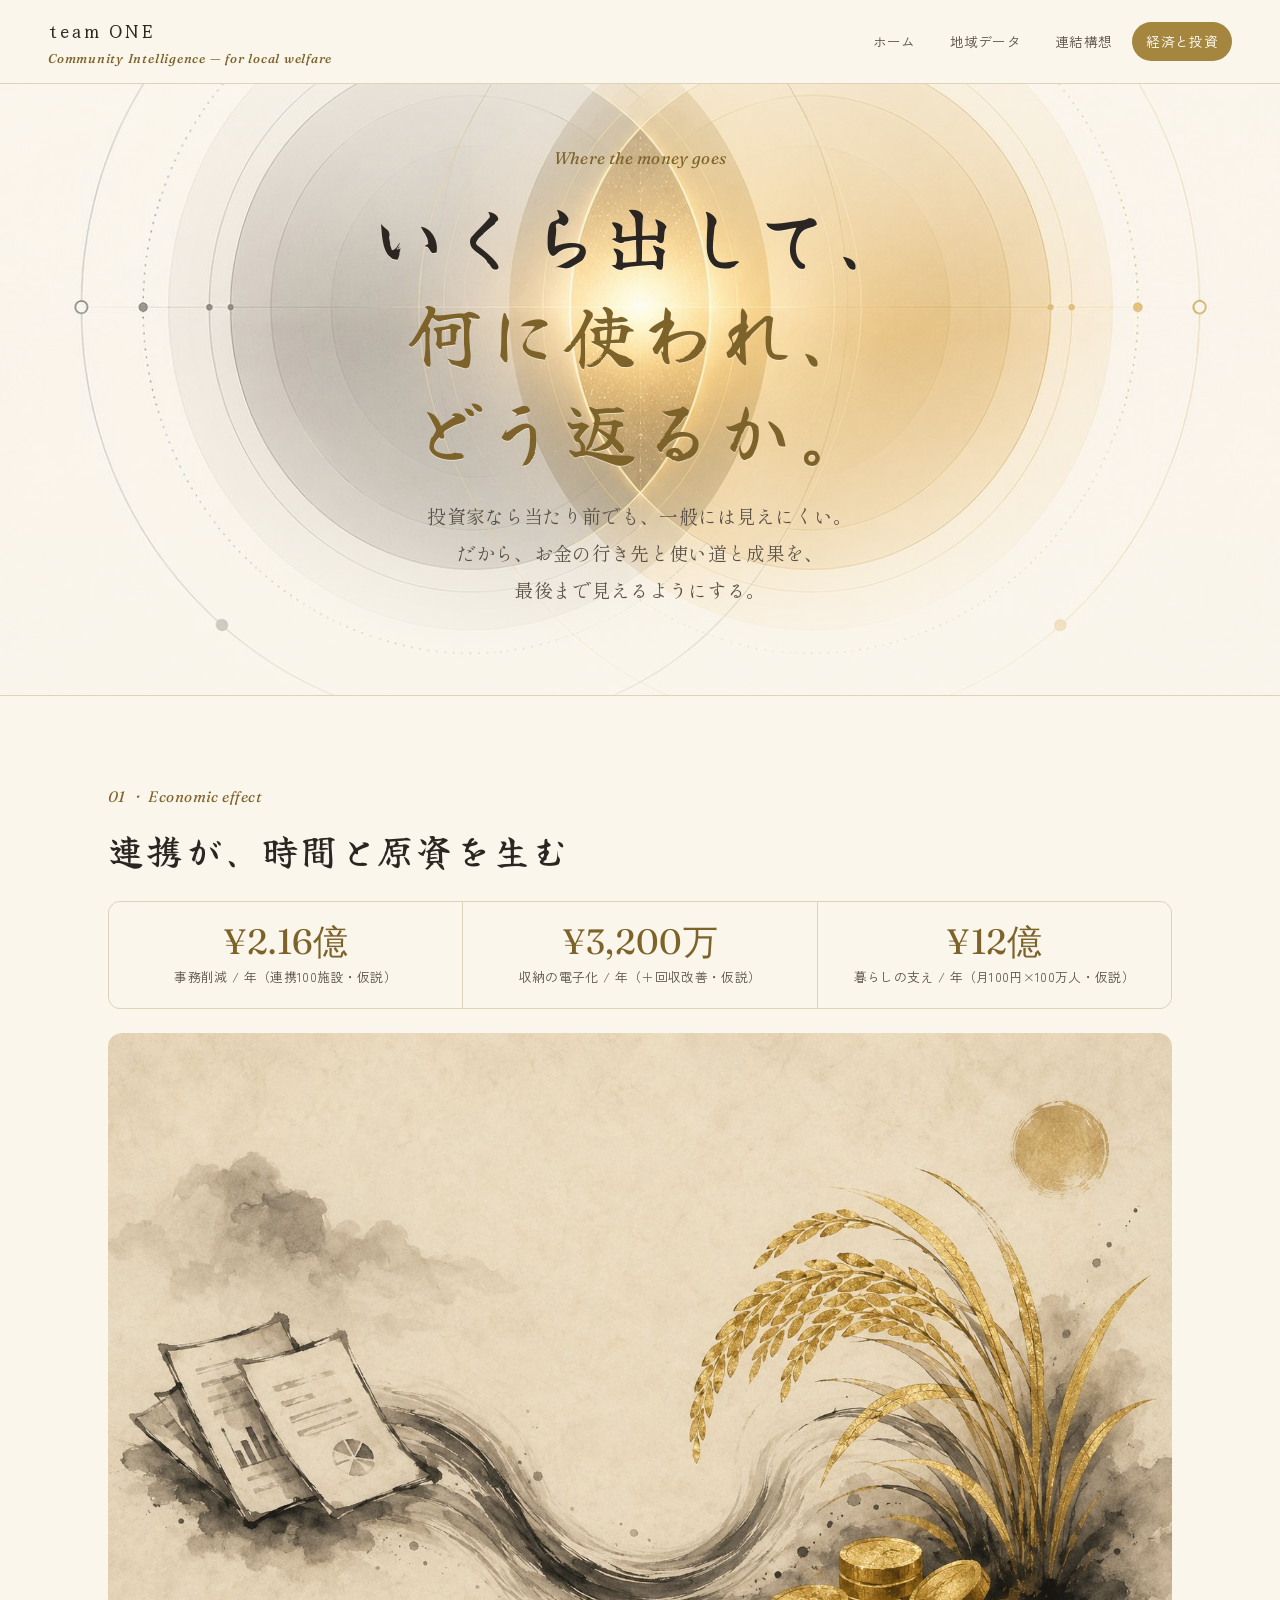
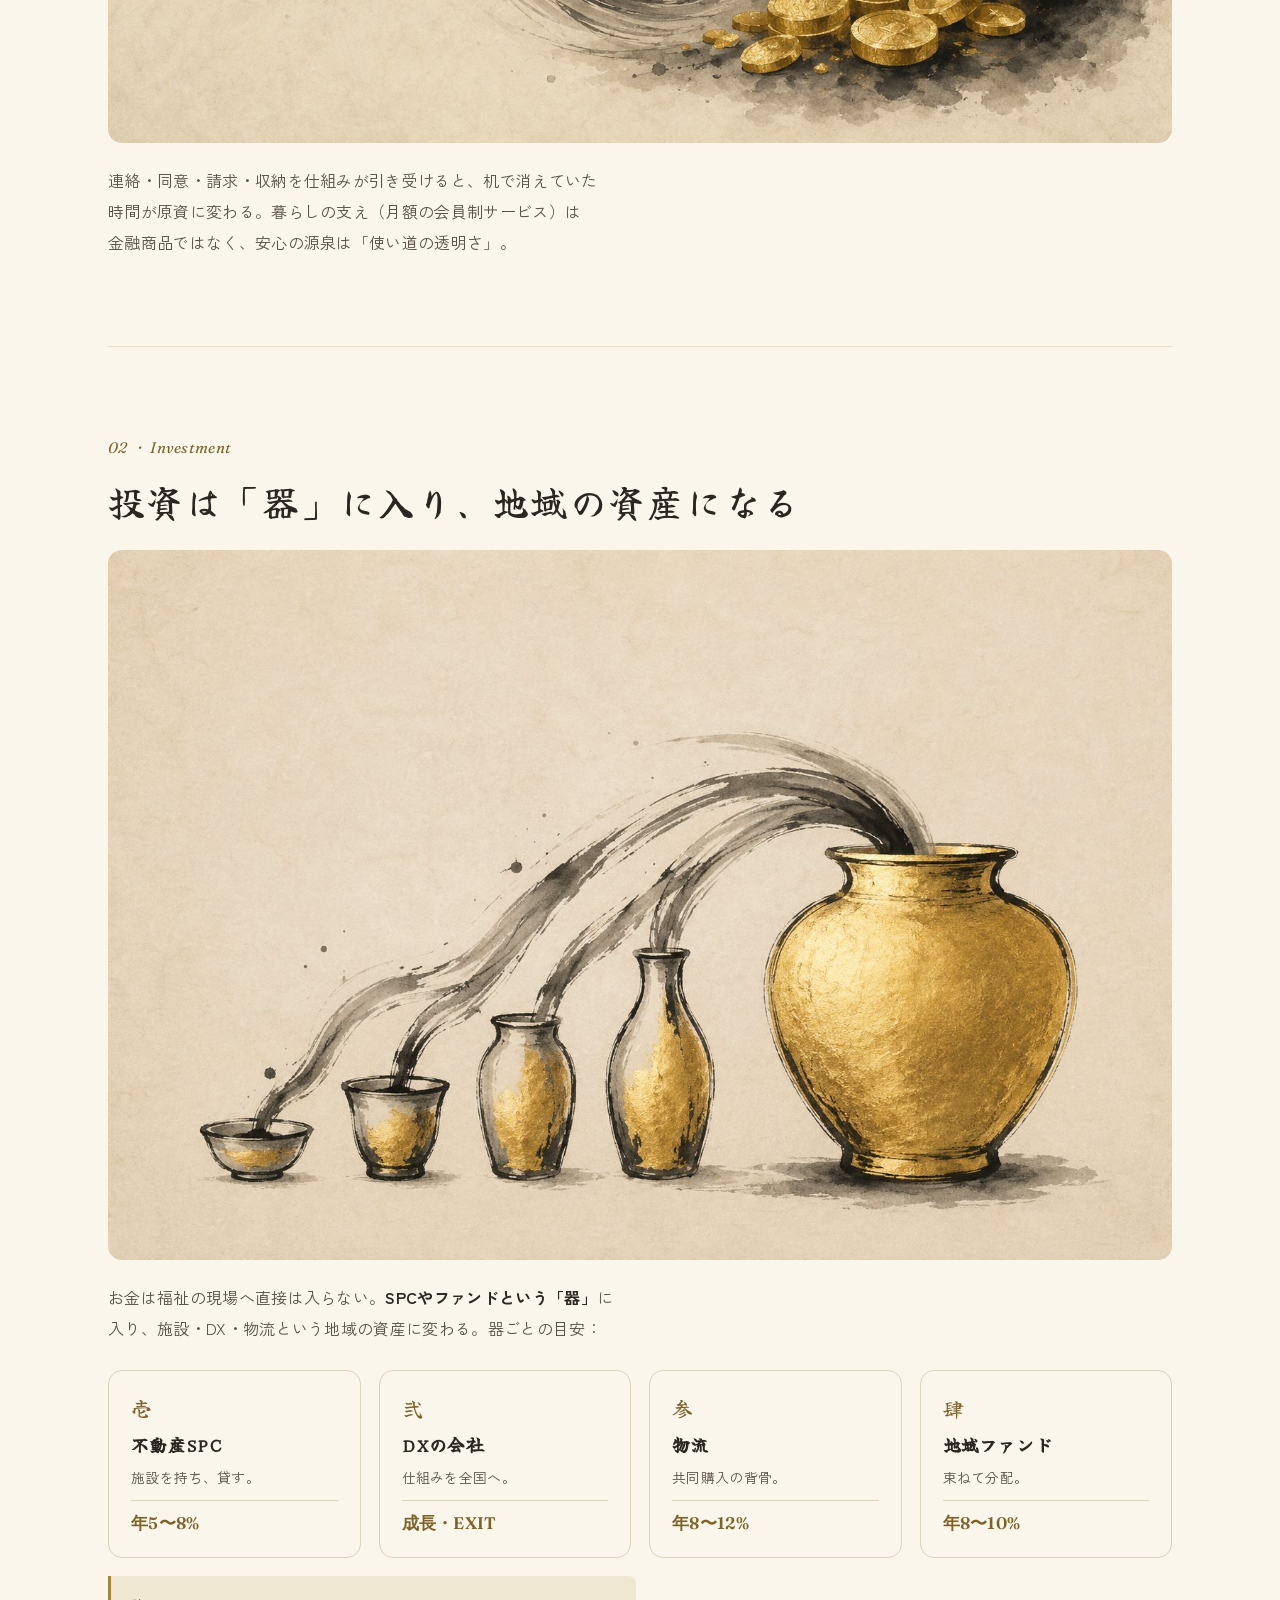
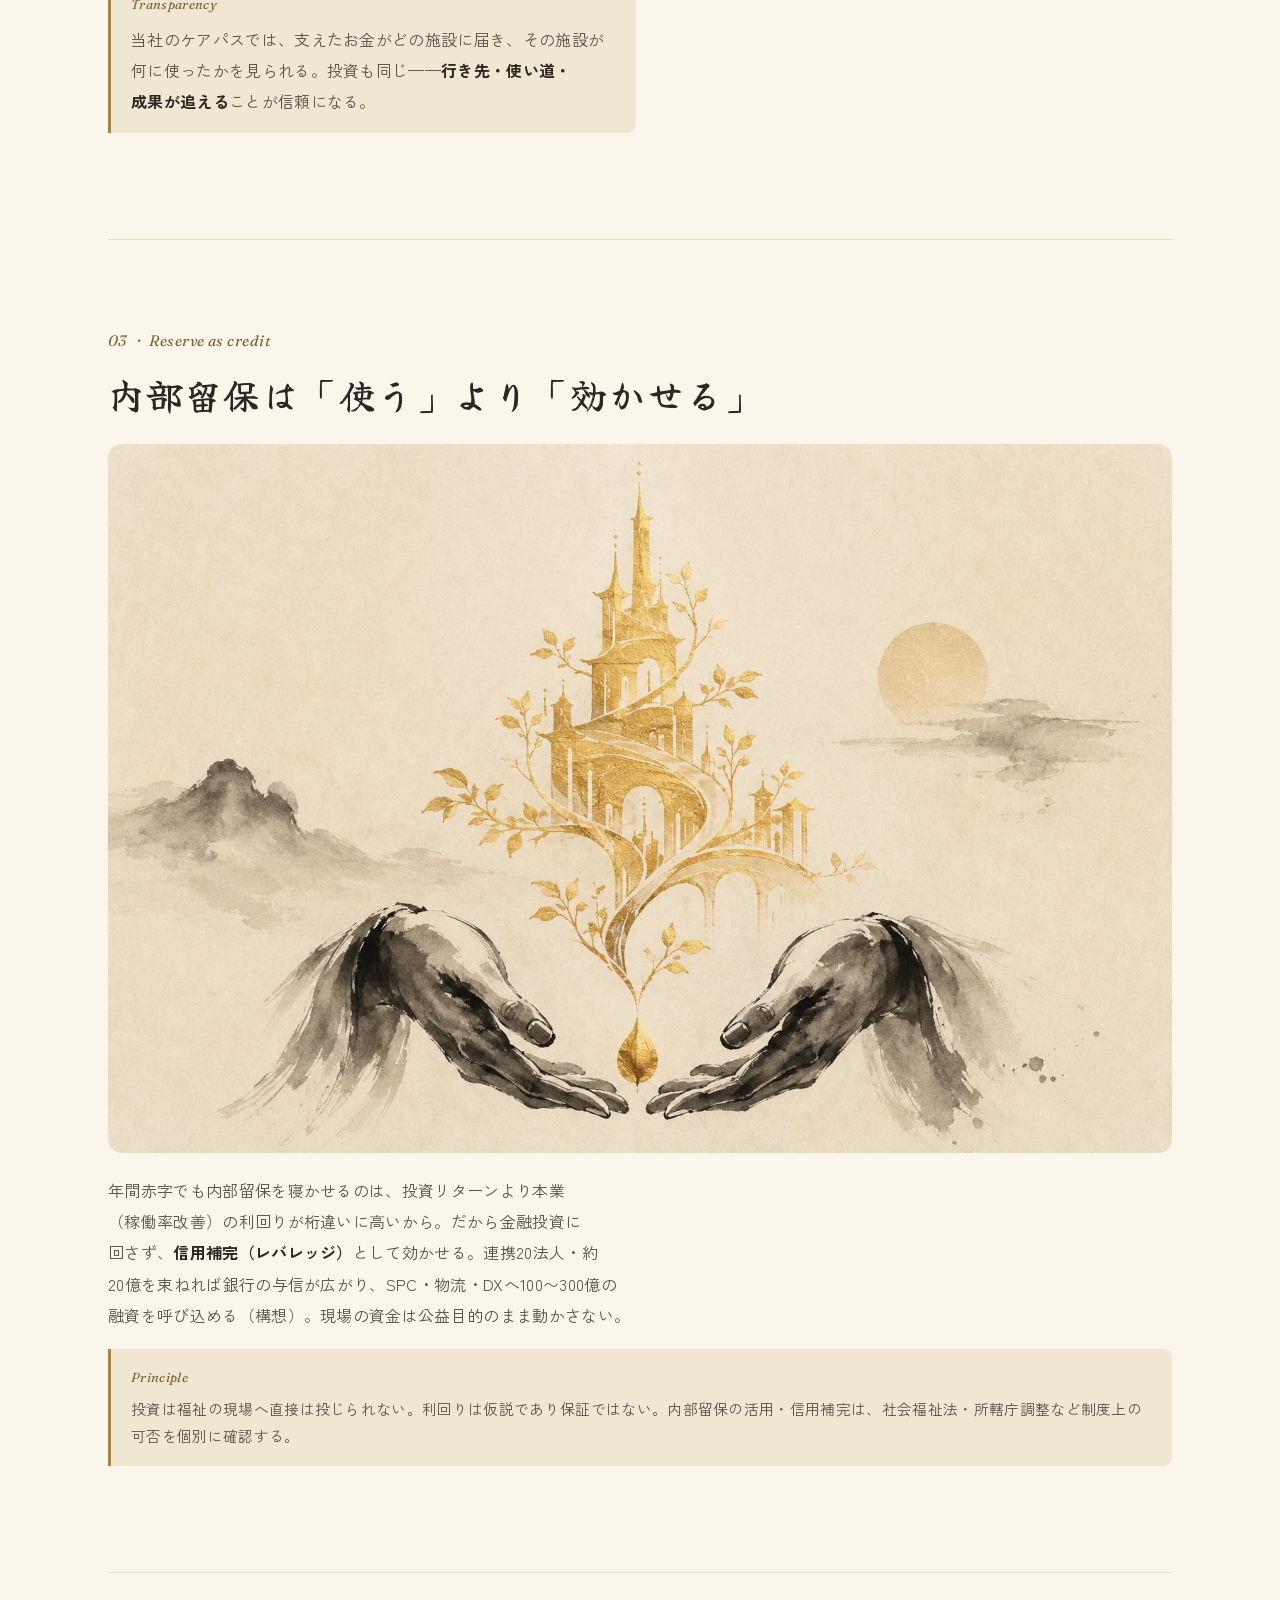
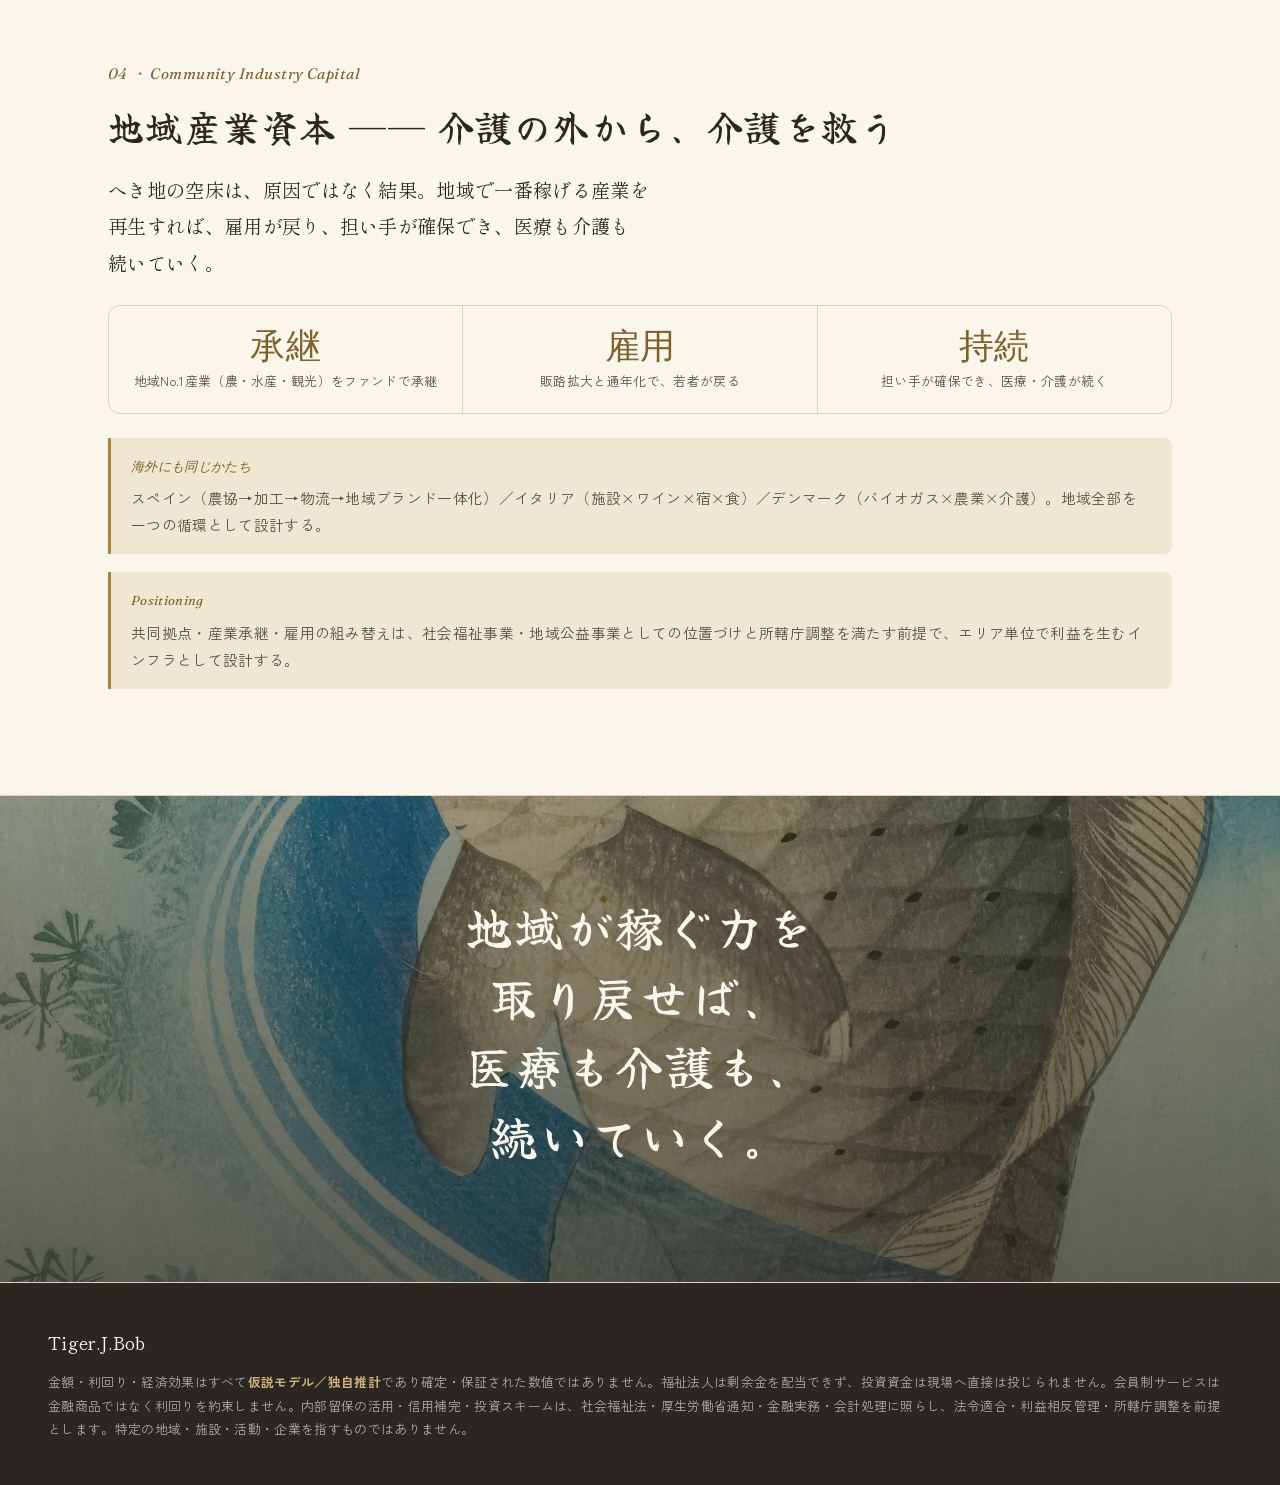
<file: impact.html>
<!DOCTYPE html>
<html lang="ja">
<head>
<meta charset="UTF-8">
<meta name="viewport" content="width=device-width, initial-scale=1.0">
<title>経済と投資 ｜ team ONE</title>
<meta name="description" content="いくら投資して、何に使われ、どんなリターンがあるのか。投資構造・内部留保・地域産業資本を、和の意匠で。すべて仮説モデル・独自推計。">
<link rel="preconnect" href="https://fonts.googleapis.com">
<link rel="preconnect" href="https://fonts.gstatic.com" crossorigin>
<link href="https://fonts.googleapis.com/css2?family=Fraunces:ital,opsz,wght@0,9..144,400;0,9..144,500;1,9..144,400&family=Zen+Kaku+Gothic+New:wght@400;500;700&family=Zen+Old+Mincho:wght@400;600;700&family=Yuji+Syuku&family=Shippori+Mincho:wght@500;600;700&display=swap" rel="stylesheet">
<link rel="stylesheet" href="css/app.css?v=16">
<link rel="stylesheet" href="css/site.css?v=16">
</head>
<body>

<header class="site">
  <div class="bar">
    <a class="brand" href="index.html" style="text-decoration:none;color:inherit">team ONE<span class="en">Community Intelligence — for local welfare</span></a>
    <nav class="topnav">
      <a href="index.html">ホーム</a>
      <a href="data.html">地域データ</a>
      <a href="vision.html">連結構想</a>
      <a href="impact.html" class="on">経済と投資</a>
    </nav>
  </div>
</header>

<section class="wahero" style="min-height:56vh">
  <div class="bg" style="background-image:url('assets/img/catchment.jpg?v=6')"></div>
  <div class="scrim"></div>
  <div class="inner">
    <div class="eyebrow">Where the money goes</div>
    <h1><span class="np">いくら出して、</span><span class="np accent">何に使われ、どう返るか。</span></h1>
    <p>投資家なら当たり前でも、一般には見えにくい。だから、お金の行き先と使い道と成果を、最後まで見えるようにする。</p>
  </div>
</section>

<div class="pagewrap">

  <section class="blk" id="economy">
    <div class="tag">01 ・ Economic effect</div>
    <h2>連携が、時間と原資を生む</h2>
    <div class="stats">
      <div class="s"><div class="v">¥2.16億</div><div class="l">事務削減 / 年（連携100施設・仮説）</div></div>
      <div class="s"><div class="v">¥3,200万</div><div class="l">収納の電子化 / 年（＋回収改善・仮説）</div></div>
      <div class="s"><div class="v">¥12億</div><div class="l">暮らしの支え / 年（月100円×100万人・仮説）</div></div>
    </div>
    <figure class="fig plain"><img src="assets/img/economy.jpg?v=6" alt="事務の時間が地域の実りに変わる"></figure>
    <p>連絡・同意・請求・収納を仕組みが引き受けると、机で消えていた時間が原資に変わる。暮らしの支え（月額の会員制サービス）は金融商品ではなく、安心の源泉は「使い道の透明さ」。</p>
  </section>

  <section class="blk" id="invest">
    <div class="tag">02 ・ Investment</div>
    <h2>投資は「器」に入り、地域の資産になる</h2>
    <figure class="fig plain"><img src="assets/img/invest.jpg?v=6" alt="複数の器が一つの大きな器に束なる"></figure>
    <p>お金は福祉の現場へ直接は入らない。<strong>SPCやファンドという「器」</strong>に入り、施設・DX・物流という地域の資産に変わる。器ごとの目安：</p>
    <div class="cardgrid">
      <div class="scard flat"><div class="bd"><div class="idx">壱</div><h4>不動産SPC</h4><p>施設を持ち、貸す。</p><div class="ret">年5〜8%</div></div></div>
      <div class="scard flat"><div class="bd"><div class="idx">弐</div><h4>DXの会社</h4><p>仕組みを全国へ。</p><div class="ret">成長・EXIT</div></div></div>
      <div class="scard flat"><div class="bd"><div class="idx">参</div><h4>物流</h4><p>共同購入の背骨。</p><div class="ret">年8〜12%</div></div></div>
      <div class="scard flat"><div class="bd"><div class="idx">肆</div><h4>地域ファンド</h4><p>束ねて分配。</p><div class="ret">年8〜10%</div></div></div>
    </div>
    <p class="note2 calm"><span class="k">Transparency</span>当社のケアパスでは、支えたお金がどの施設に届き、その施設が何に使ったかを見られる。投資も同じ——<b>行き先・使い道・成果が追える</b>ことが信頼になる。</p>
  </section>

  <section class="blk" id="reserve">
    <div class="tag">03 ・ Reserve as credit</div>
    <h2>内部留保は「使う」より「効かせる」</h2>
    <figure class="fig plain"><img src="assets/img/reserve.jpg?v=6" alt="小さな金の種が信用となり大きく育つ"></figure>
    <p>年間赤字でも内部留保を寝かせるのは、投資リターンより本業（稼働率改善）の利回りが桁違いに高いから。だから金融投資に回さず、<strong>信用補完（レバレッジ）</strong>として効かせる。連携20法人・約20億を束ねれば銀行の与信が広がり、SPC・物流・DXへ100〜300億の融資を呼び込める（構想）。現場の資金は公益目的のまま動かさない。</p>
    <div class="note2 calm"><span class="k">Principle</span>投資は福祉の現場へ直接は投じられない。利回りは仮説であり保証ではない。内部留保の活用・信用補完は、社会福祉法・所轄庁調整など制度上の可否を個別に確認する。</div>
  </section>

  <section class="blk" id="industry">
    <div class="tag">04 ・ Community Industry Capital</div>
    <h2>地域産業資本 ── 介護の外から、介護を救う</h2>
    <p class="lead">へき地の空床は、原因ではなく結果。地域で一番稼げる産業を再生すれば、雇用が戻り、担い手が確保でき、医療も介護も続いていく。</p>
    <div class="stats">
      <div class="s"><div class="v">承継</div><div class="l">地域No.1産業（農・水産・観光）をファンドで承継</div></div>
      <div class="s"><div class="v">雇用</div><div class="l">販路拡大と通年化で、若者が戻る</div></div>
      <div class="s"><div class="v">持続</div><div class="l">担い手が確保でき、医療・介護が続く</div></div>
    </div>
    <div class="note2 calm"><span class="k">海外にも同じかたち</span>スペイン（農協→加工→物流→地域ブランド一体化）／イタリア（施設×ワイン×宿×食）／デンマーク（バイオガス×農業×介護）。地域全部を一つの循環として設計する。</div>
    <div class="note2 calm"><span class="k">Positioning</span>共同拠点・産業承継・雇用の組み替えは、社会福祉事業・地域公益事業としての位置づけと所轄庁調整を満たす前提で、エリア単位で利益を生むインフラとして設計する。</div>
  </section>

</div>

<section class="imgblk dark" style="border-top:1px solid var(--rule)">
  <div class="bg" style="background-image:url('assets/img/koi.jpg?v=6')"></div>
  <div class="scrim"></div>
  <div class="inner narrow" style="text-align:center">
    <h2 style="font-size:clamp(1.8rem,4.6vw,3rem)"><span class="np">地域が稼ぐ力を取り戻せば、</span><span class="np">医療も介護も、続いていく。</span></h2>
  </div>
</section>

<footer class="site2">
  <div class="brand">Tiger.J.Bob</div>
  <div>金額・利回り・経済効果はすべて<b style="color:#cdb27a">仮説モデル／独自推計</b>であり確定・保証された数値ではありません。福祉法人は剰余金を配当できず、投資資金は現場へ直接は投じられません。会員制サービスは金融商品ではなく利回りを約束しません。内部留保の活用・信用補完・投資スキームは、社会福祉法・厚生労働省通知・金融実務・会計処理に照らし、法令適合・利益相反管理・所轄庁調整を前提とします。特定の地域・施設・活動・企業を指すものではありません。</div>
</footer>

</body>
</html>
</file>
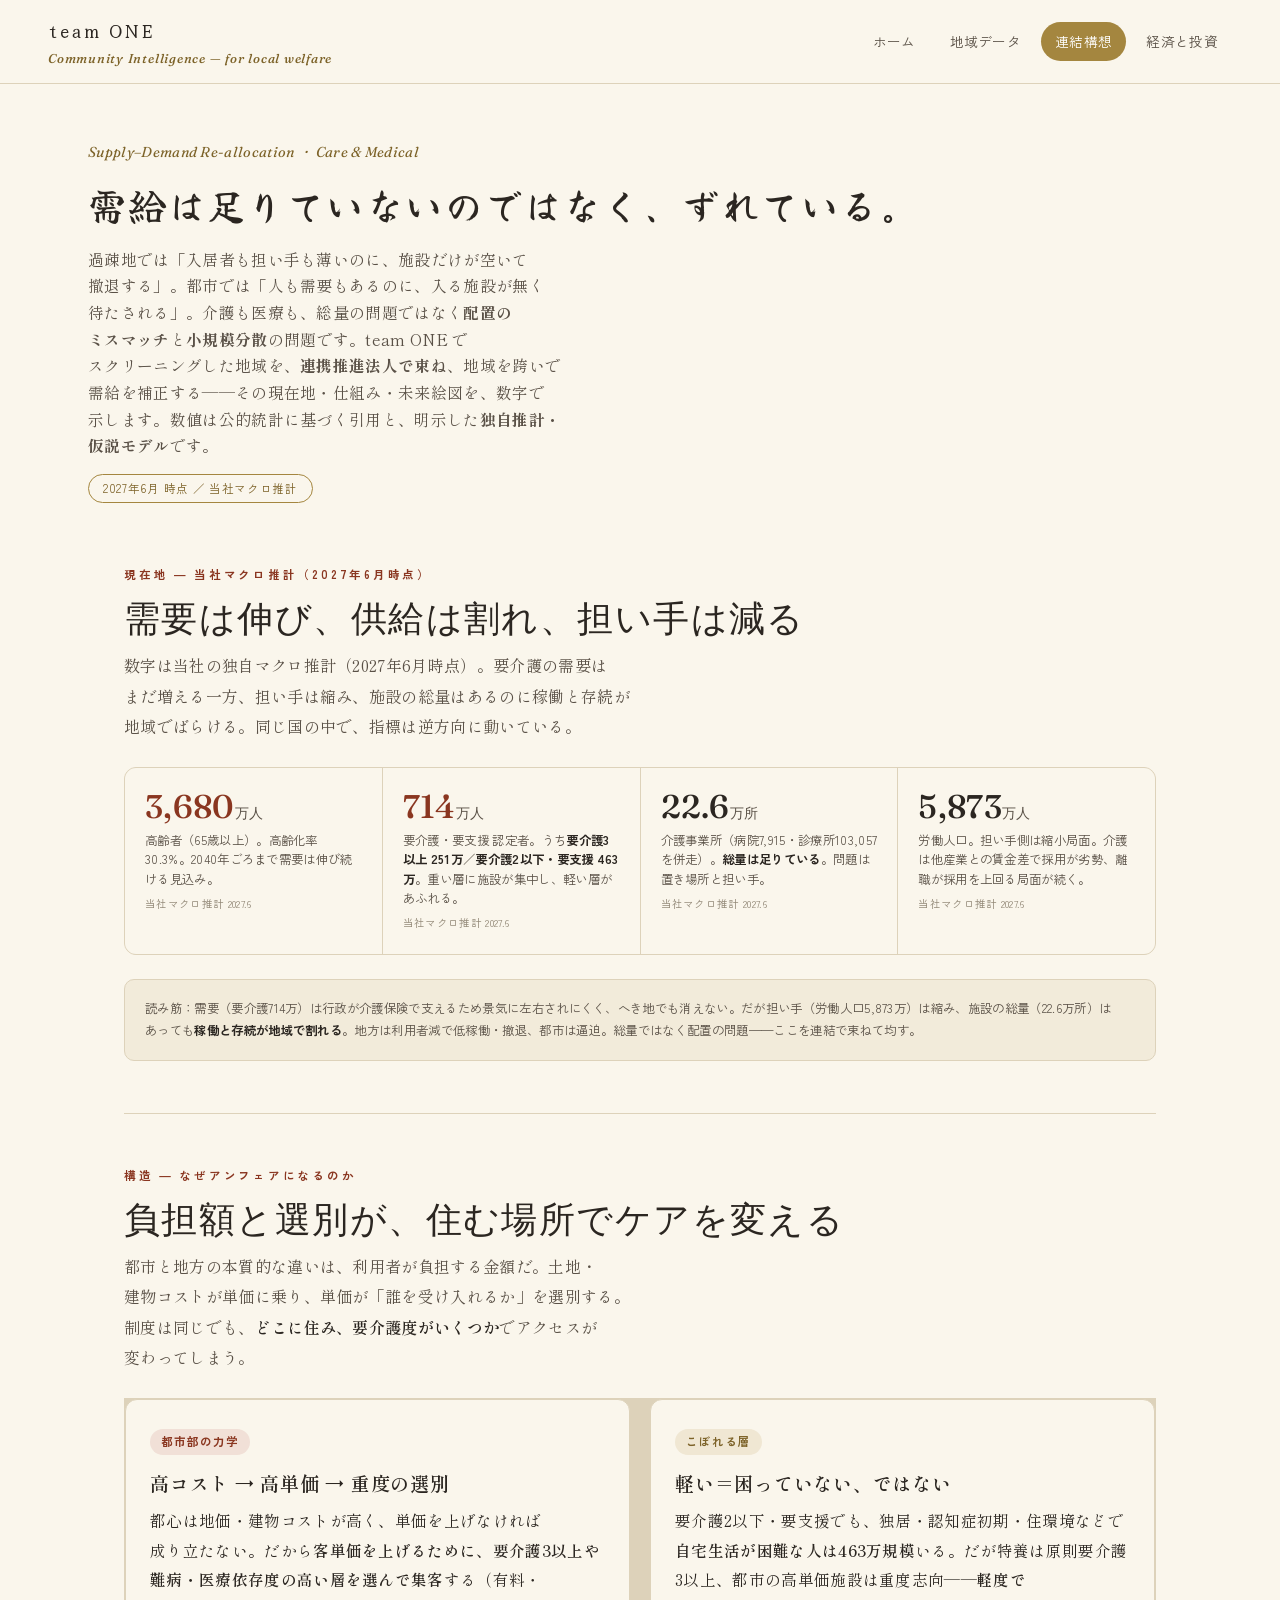
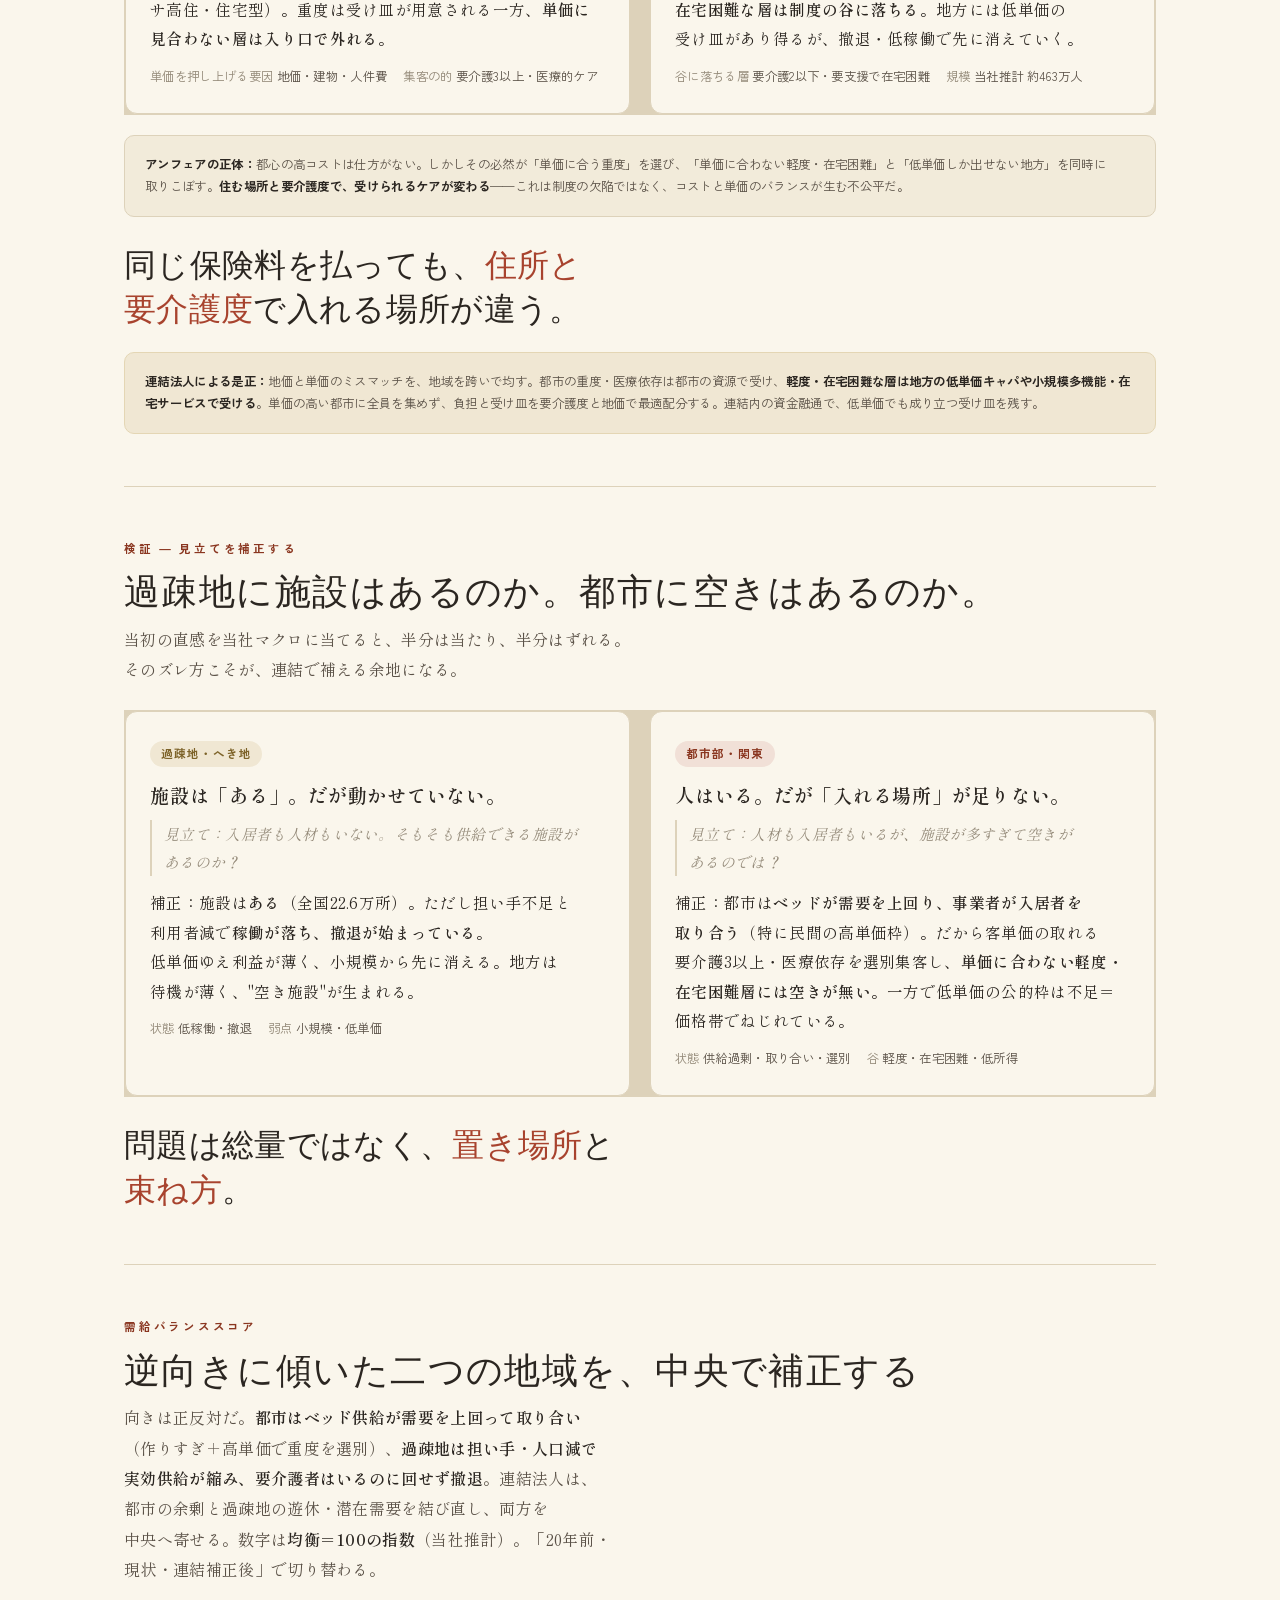
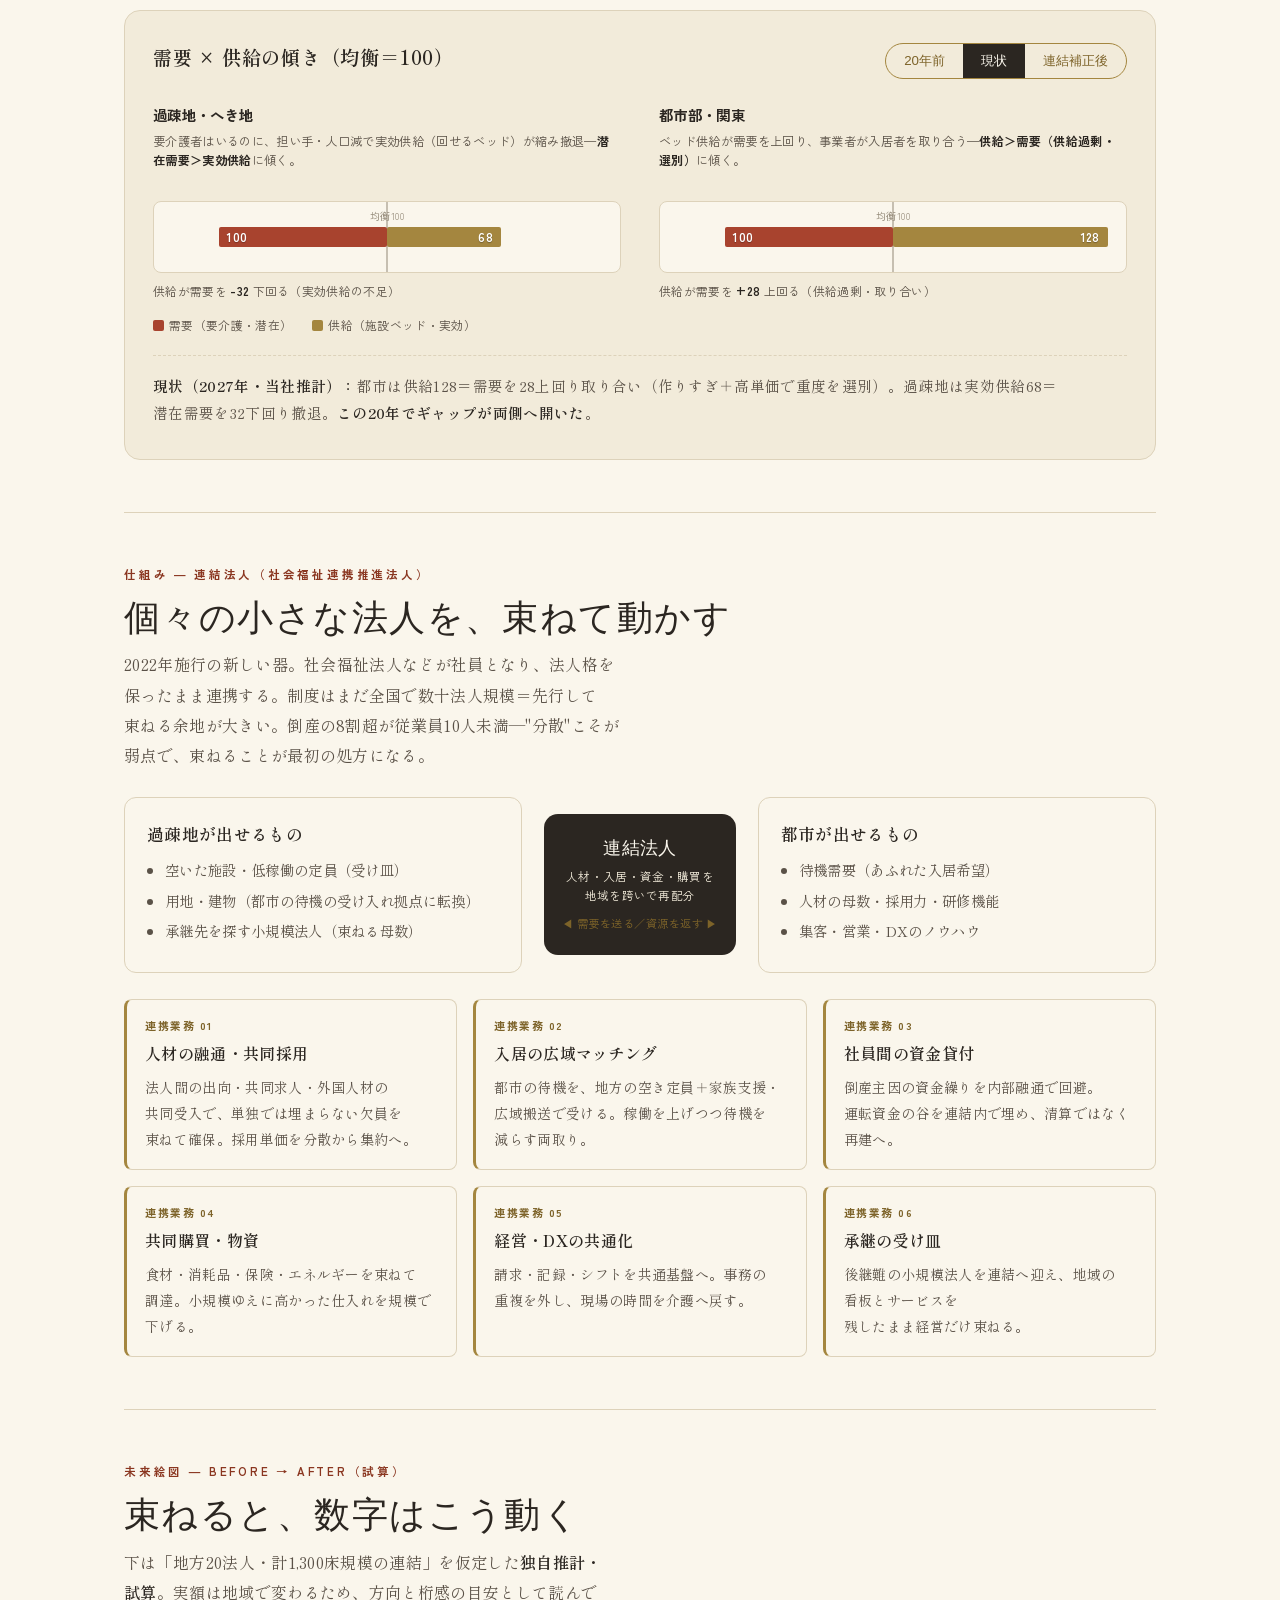
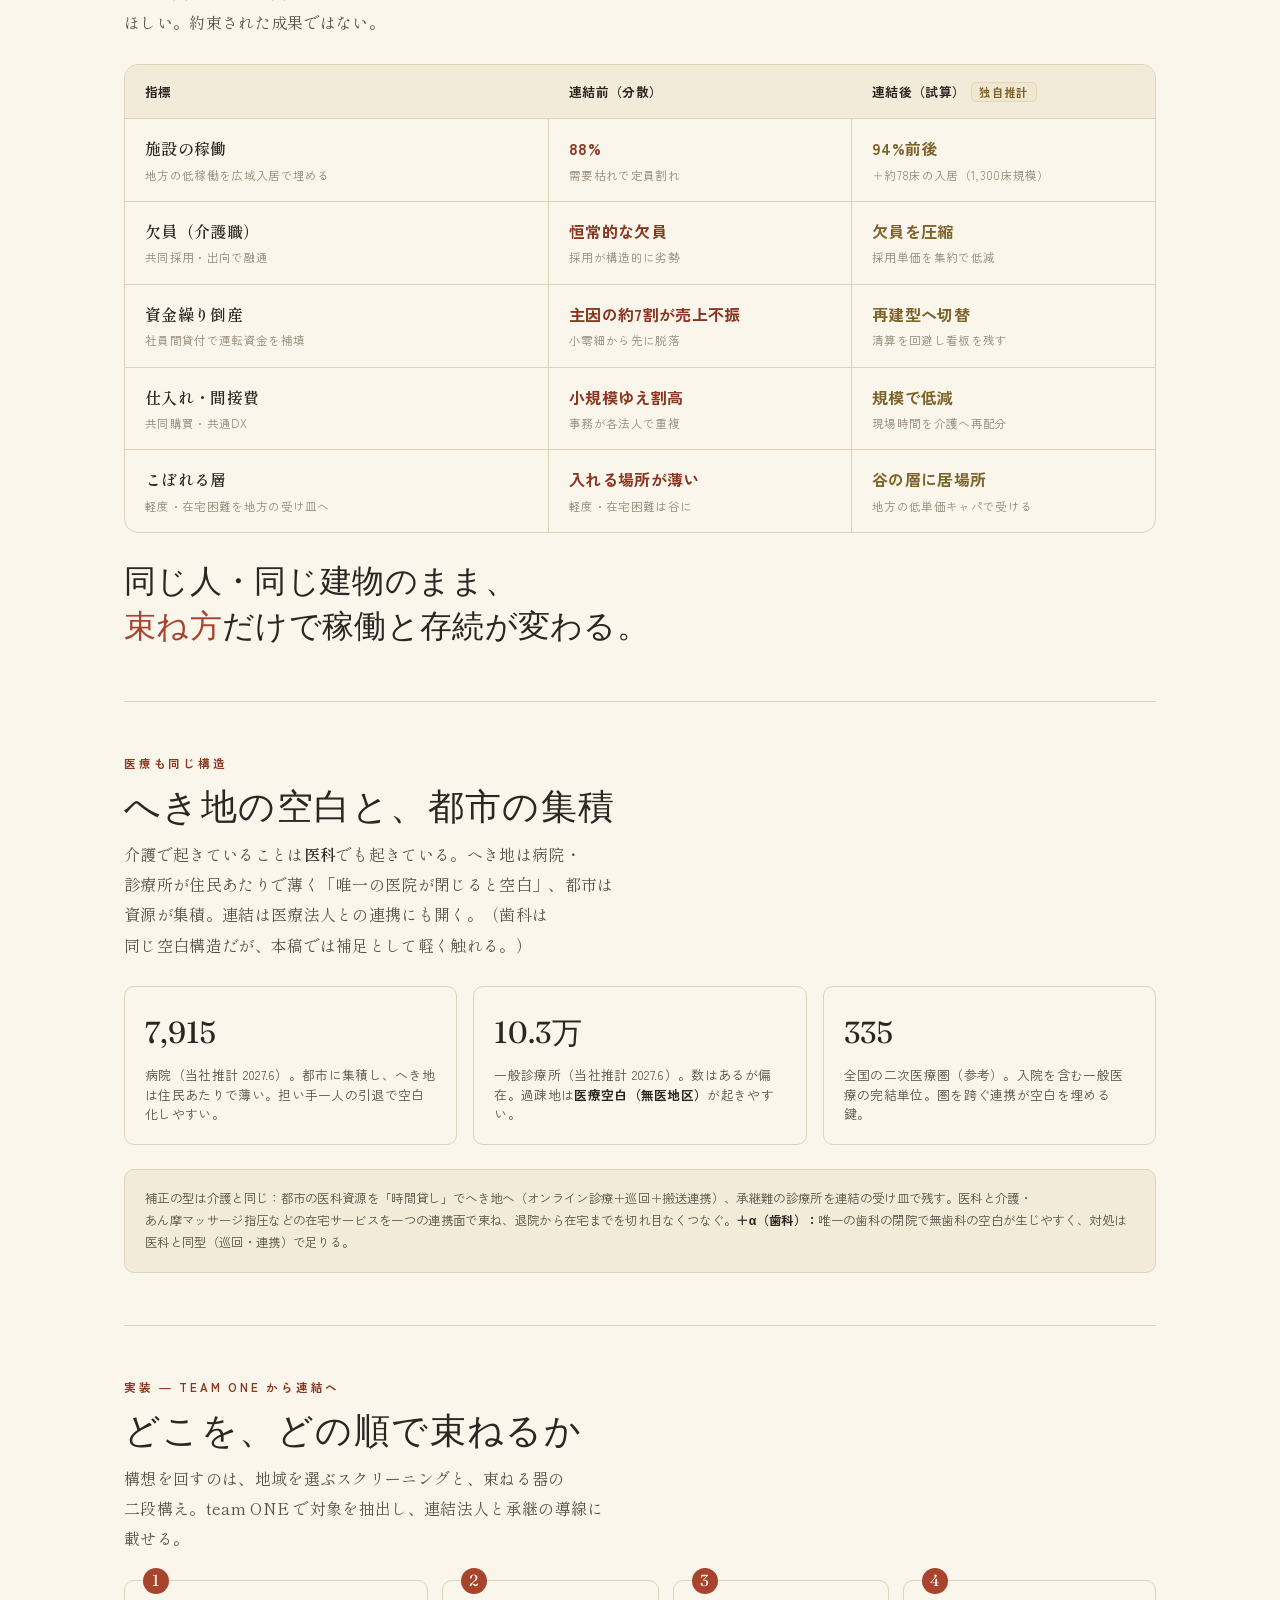
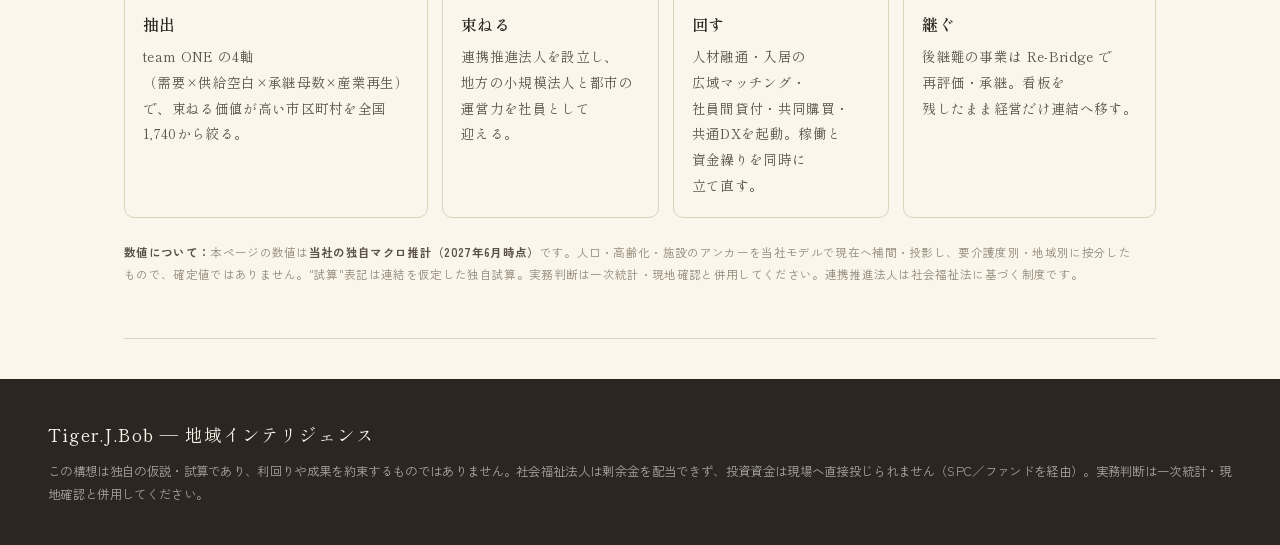
<file: vision.html>
<!DOCTYPE html>
<html lang="ja">
<head>
<meta charset="UTF-8">
<meta name="viewport" content="width=device-width, initial-scale=1.0">
<title>連結構想 ｜ team ONE</title>
<meta name="description" content="過疎地は施設が空いて撤退し、都市は待機で入れない。介護・医療の需給ミスマッチを、連携推進法人で束ねて補正する構想。公的統計＋独自推計。">
<link rel="preconnect" href="https://fonts.googleapis.com">
<link rel="preconnect" href="https://fonts.gstatic.com" crossorigin>
<link href="https://fonts.googleapis.com/css2?family=Fraunces:ital,opsz,wght@0,9..144,400;0,9..144,500;0,9..144,600;1,9..144,400&family=Zen+Kaku+Gothic+New:wght@400;500;700&family=Zen+Old+Mincho:wght@400;600;700&family=Yuji+Syuku&family=Shippori+Mincho:wght@500;600;700&display=swap" rel="stylesheet">
<link rel="stylesheet" href="css/app.css?v=17">
<style>
  /* ── 連結構想ページ 局所スタイル（#v にスコープしてapp.cssと衝突回避） ── */
  #v{max-width:1080px;margin:0 auto;padding:0 24px}
  #v .kick{font-family:var(--sans-jp);font-size:.72rem;letter-spacing:.24em;text-transform:uppercase;
    color:var(--coral-deep);font-weight:700;margin-bottom:12px}
  #v section{padding:52px 0;border-bottom:1px solid var(--rule)}
  #v h2{font-family:var(--serif-en);font-weight:500;font-size:clamp(1.55rem,3vw,2.25rem);
    line-height:1.2;margin:0 0 10px;color:var(--ink)}
  #v .sub{font-family:var(--serif-jp);color:var(--ink-soft);max-width:64ch;margin:0 0 26px;line-height:1.9}
  #v p{font-family:var(--serif-jp);line-height:1.9}
  #v b{font-weight:600;color:var(--ink)}

  #v .stats{display:grid;grid-template-columns:repeat(4,1fr);gap:1px;background:var(--rule);
    border:1px solid var(--rule);border-radius:12px;overflow:hidden}
  #v .stat{background:var(--paper);padding:22px 20px}
  #v .stat .n{font-family:var(--serif-en);font-size:2.05rem;font-weight:500;line-height:1;color:var(--ink)}
  #v .stat .n small{font-size:.9rem;color:var(--ink-soft)}
  #v .stat .k{font-family:var(--sans-jp);font-size:.78rem;color:var(--ink-soft);margin-top:8px;line-height:1.55}
  #v .stat .src{font-family:var(--sans-jp);font-size:.66rem;color:var(--ink-faint);margin-top:6px}
  #v .stat.hot .n{color:var(--coral-deep)}

  #v .cards{display:grid;grid-template-columns:1fr 1fr;gap:20px}
  #v .card{border:1px solid var(--rule);border-radius:12px;padding:26px 24px;background:var(--paper)}
  #v .card .tg{font-family:var(--sans-jp);font-size:.72rem;font-weight:700;letter-spacing:.08em;
    display:inline-block;padding:3px 11px;border-radius:20px;margin-bottom:14px}
  #v .card.rural .tg{background:var(--gold-wash);color:var(--gold-deep)}
  #v .card.city .tg{background:var(--coral-wash);color:var(--coral-deep)}
  #v .card h3{font-family:var(--serif-jp);font-weight:600;font-size:1.18rem;margin:0 0 6px;color:var(--ink)}
  #v .hyp{font-family:var(--serif-jp);font-style:italic;font-size:.92rem;color:var(--ink-faint);
    border-left:2px solid var(--rule);padding-left:12px;margin:12px 0}
  #v .real{font-size:.97rem;margin:10px 0 0}
  #v .mini{font-family:var(--sans-jp);font-size:.78rem;color:var(--ink-soft);margin-top:12px;
    display:flex;flex-wrap:wrap;gap:6px 16px}
  #v .mini i{font-style:normal;color:var(--ink-faint)}

  #v .balance{background:var(--paper-warm);border:1px solid var(--rule);border-radius:16px;padding:32px 28px}
  #v .bal-head{display:flex;justify-content:space-between;align-items:baseline;flex-wrap:wrap;gap:12px;margin-bottom:24px}
  #v .bal-head h3{font-family:var(--serif-jp);font-weight:600;font-size:1.2rem;margin:0;color:var(--ink)}
  #v .toggle{display:inline-flex;border:1px solid var(--gold);border-radius:24px;overflow:hidden;
    font-family:var(--sans-jp);font-size:.8rem;font-weight:700}
  #v .toggle button{border:0;background:transparent;padding:8px 18px;cursor:pointer;color:var(--gold-deep)}
  #v .toggle button.on{background:var(--ink);color:var(--paper)}
  #v .meters{display:grid;grid-template-columns:1fr 1fr;gap:38px}
  #v .meter .lbl{font-family:var(--sans-jp);font-weight:700;font-size:.9rem;margin-bottom:4px;color:var(--ink)}
  #v .meter .cap{font-family:var(--sans-jp);font-size:.76rem;color:var(--ink-soft);margin-bottom:16px;line-height:1.6}
  #v .axis{position:relative;height:72px;border-radius:8px;background:var(--paper);border:1px solid var(--rule);overflow:hidden}
  #v .axis .mid{position:absolute;left:50%;top:0;bottom:0;width:2px;background:var(--ink-faint);opacity:.5;transform:translateX(-1px)}
  #v .axis .midlbl{position:absolute;left:50%;top:6px;transform:translateX(-50%);font-family:var(--sans-jp);font-size:.62rem;color:var(--ink-faint);letter-spacing:.06em}
  #v .fillbar{position:absolute;top:50%;height:20px;transform:translateY(-50%);border-radius:2px;
    display:flex;align-items:center;
    transition:left .9s cubic-bezier(.4,.05,.2,1),width .9s cubic-bezier(.4,.05,.2,1)}
  #v .fillbar.demand{background:var(--coral);justify-content:flex-start;padding-left:8px}
  #v .fillbar.supply{background:var(--gold);justify-content:flex-end;padding-right:8px}
  #v .fillbar .val{font-family:var(--data);font-size:.74rem;font-weight:700;color:#fff;
    text-shadow:0 1px 1px rgba(0,0,0,.28);white-space:nowrap;pointer-events:none}
  #v .gaprow{font-family:var(--sans-jp);font-size:.74rem;color:var(--ink-soft);margin-top:8px;min-height:1.2em}
  #v .gaprow b{font-family:var(--data)}
  #v .leg{display:flex;gap:20px;margin-top:14px;font-family:var(--sans-jp);font-size:.74rem;color:var(--ink-soft)}
  #v .leg i{width:11px;height:11px;border-radius:2px;display:inline-block;margin-right:5px;vertical-align:-1px}
  #v .bal-note{font-family:var(--serif-jp);margin-top:20px;font-size:.92rem;color:var(--ink-soft);
    border-top:1px dashed var(--rule);padding-top:16px;line-height:1.85}

  #v .flow{display:grid;grid-template-columns:1fr auto 1fr;gap:22px;align-items:stretch}
  #v .pool{border:1px solid var(--rule);border-radius:12px;padding:22px;background:var(--paper)}
  #v .pool h4{font-family:var(--serif-jp);font-weight:600;font-size:1.05rem;margin:0 0 10px;color:var(--ink)}
  #v .pool ul{margin:0;padding-left:18px;font-family:var(--serif-jp);font-size:.9rem;color:var(--ink-soft)}
  #v .pool li{margin:6px 0}
  #v .hub{align-self:center;text-align:center;padding:22px 18px;border-radius:14px;background:var(--ink);color:var(--paper);min-width:150px}
  #v .hub .t{font-family:var(--serif-en);font-size:1.15rem;line-height:1.25}
  #v .hub .d{font-family:var(--sans-jp);font-size:.72rem;color:var(--paper-warm);margin-top:8px;line-height:1.6}
  #v .arrows{font-family:var(--sans-jp);font-size:.7rem;color:var(--gold-deep);text-align:center;margin-top:10px;letter-spacing:.04em}

  #v .roles{display:grid;grid-template-columns:repeat(3,1fr);gap:16px;margin-top:26px}
  #v .role{border:1px solid var(--rule);border-left:3px solid var(--gold);border-radius:8px;padding:16px 18px;background:var(--paper)}
  #v .role .n{font-family:var(--sans-jp);font-size:.68rem;letter-spacing:.14em;color:var(--gold-deep);font-weight:700}
  #v .role h4{font-family:var(--serif-jp);font-weight:600;font-size:1rem;margin:6px 0;color:var(--ink)}
  #v .role p{font-family:var(--serif-jp);font-size:.87rem;color:var(--ink-soft);margin:0}

  #v .ledger{border:1px solid var(--rule);border-radius:14px;overflow:hidden}
  #v .ledger .row{display:grid;grid-template-columns:1.4fr 1fr 1fr;border-top:1px solid var(--rule)}
  #v .ledger .row:first-child{border-top:0}
  #v .ledger .row>div{padding:16px 20px}
  #v .ledger .head{background:var(--paper-warm);font-family:var(--sans-jp);font-weight:700;font-size:.8rem}
  #v .ledger .metric{font-family:var(--serif-jp);font-weight:600;border-right:1px solid var(--rule);color:var(--ink)}
  #v .ledger .before{color:var(--coral-deep);border-right:1px solid var(--rule);font-family:var(--sans-jp);font-weight:600}
  #v .ledger .after{color:var(--gold-deep);font-family:var(--sans-jp);font-weight:600}
  #v .ledger small{display:block;font-family:var(--sans-jp);font-weight:400;font-size:.72rem;color:var(--ink-faint);margin-top:3px}
  #v .est{font-family:var(--sans-jp);font-size:.72rem;color:var(--gold-deep);background:var(--gold-wash);
    border:1px solid #e4d6b4;border-radius:5px;padding:1px 7px;font-weight:700;white-space:nowrap}

  #v .mirror{display:grid;grid-template-columns:repeat(3,1fr);gap:16px}
  #v .mirror .m{border:1px solid var(--rule);border-radius:10px;padding:20px;background:var(--paper)}
  #v .mirror .m .n{font-family:var(--serif-en);font-size:1.9rem;color:var(--ink)}
  #v .mirror .m .k{font-family:var(--sans-jp);font-size:.8rem;color:var(--ink-soft);margin-top:6px;line-height:1.55}

  #v .pipe{display:grid;grid-template-columns:repeat(4,1fr);gap:14px;counter-reset:step}
  #v .step{position:relative;border:1px solid var(--rule);border-radius:10px;padding:22px 18px 18px;background:var(--paper)}
  #v .step::before{counter-increment:step;content:counter(step);font-family:var(--serif-en);font-size:1rem;
    color:var(--paper);background:var(--coral);width:26px;height:26px;border-radius:50%;
    display:flex;align-items:center;justify-content:center;position:absolute;top:-13px;left:18px}
  #v .step h4{font-family:var(--serif-jp);font-weight:600;font-size:1rem;margin:8px 0 6px;color:var(--ink)}
  #v .step p{font-family:var(--serif-jp);font-size:.85rem;color:var(--ink-soft);margin:0}

  #v .pull{font-family:var(--serif-en);font-weight:500;font-size:clamp(1.4rem,2.6vw,2rem);line-height:1.4;color:var(--ink);max-width:26ch;margin:26px 0 0}
  #v .pull em{font-style:normal;color:var(--coral)}
  #v .disc{font-family:var(--sans-jp);font-size:.78rem;color:var(--ink-soft);background:var(--paper-warm);
    border:1px solid var(--rule);border-radius:10px;padding:18px 20px;line-height:1.75}
  #v .sources{font-family:var(--sans-jp);font-size:.72rem;color:var(--ink-faint);line-height:1.9;margin-top:24px}
  #v .sources b{color:var(--ink-soft)}

  @media(max-width:760px){
    #v .stats{grid-template-columns:1fr 1fr}
    #v .cards{grid-template-columns:1fr}
    #v .meters{grid-template-columns:1fr;gap:24px}
    #v .flow{grid-template-columns:1fr}
    #v .roles,#v .mirror{grid-template-columns:1fr}
    #v .pipe{grid-template-columns:1fr 1fr}
    #v .ledger .row{grid-template-columns:1fr}
    #v .ledger .metric,#v .ledger .before{border-right:0;border-bottom:1px solid var(--rule)}
  }
  @media(prefers-reduced-motion:reduce){#v *{transition:none!important}}
</style>
</head>
<body>

<header class="site">
  <div class="bar">
    <a class="brand" href="index.html" style="text-decoration:none;color:inherit">team ONE<span class="en">Community Intelligence — for local welfare</span></a>
    <nav class="topnav">
      <a href="index.html">ホーム</a>
      <a href="data.html">地域データ</a>
      <a href="vision.html" class="on">連結構想</a>
      <a href="impact.html">経済と投資</a>
    </nav>
  </div>
</header>

<div class="wrap">
  <section class="intro">
    <div class="eyebrow">Supply–Demand Re-allocation ・ Care &amp; Medical</div>
    <h1>需給は足りていないのではなく、ずれている。</h1>
    <p class="mincho">過疎地では「入居者も担い手も薄いのに、施設だけが空いて撤退する」。都市では「人も需要もあるのに、入る施設が無く待たされる」。介護も医療も、総量の問題ではなく<b>配置のミスマッチ</b>と<b>小規模分散</b>の問題です。team ONE でスクリーニングした地域を、<b>連携推進法人で束ね</b>、地域を跨いで需給を補正する——その現在地・仕組み・未来絵図を、数字で示します。数値は公的統計に基づく引用と、明示した<b>独自推計・仮説モデル</b>です。</p>
    <span class="est-tag">2027年6月 時点 ／ 当社マクロ推計</span>
  </section>
</div>

<main id="v">

  <!-- 現状 -->
  <section>
    <div class="kick">現在地 ― 当社マクロ推計（2027年6月時点）</div>
    <h2>需要は伸び、供給は割れ、担い手は減る</h2>
    <p class="sub">数字は当社の独自マクロ推計（2027年6月時点）。要介護の需要はまだ増える一方、担い手は縮み、施設の総量はあるのに稼働と存続が地域でばらける。同じ国の中で、指標は逆方向に動いている。</p>
    <div class="stats">
      <div class="stat hot"><div class="n">3,680<small>万人</small></div><div class="k">高齢者（65歳以上）。高齢化率30.3%。2040年ごろまで需要は伸び続ける見込み。</div><div class="src">当社マクロ推計 2027.6</div></div>
      <div class="stat hot"><div class="n">714<small>万人</small></div><div class="k">要介護・要支援 認定者。うち<b>要介護3以上 251万</b>／<b>要介護2以下・要支援 463万</b>。重い層に施設が集中し、軽い層があふれる。</div><div class="src">当社マクロ推計 2027.6</div></div>
      <div class="stat"><div class="n">22.6<small>万所</small></div><div class="k">介護事業所（病院7,915・診療所103,057を併走）。<b>総量は足りている</b>。問題は置き場所と担い手。</div><div class="src">当社マクロ推計 2027.6</div></div>
      <div class="stat"><div class="n">5,873<small>万人</small></div><div class="k">労働人口。担い手側は縮小局面。介護は他産業との賃金差で採用が劣勢、離職が採用を上回る局面が続く。</div><div class="src">当社マクロ推計 2027.6</div></div>
    </div>
    <p class="disc" style="margin-top:24px">読み筋：需要（要介護714万）は行政が介護保険で支えるため景気に左右されにくく、へき地でも消えない。だが担い手（労働人口5,873万）は縮み、施設の総量（22.6万所）はあっても<b>稼働と存続が地域で割れる</b>。地方は利用者減で低稼働・撤退、都市は逼迫。総量ではなく配置の問題——ここを連結で束ねて均す。</p>
  </section>

  <!-- アンフェアネス -->
  <section>
    <div class="kick">構造 ― なぜアンフェアになるのか</div>
    <h2>負担額と選別が、住む場所でケアを変える</h2>
    <p class="sub">都市と地方の本質的な違いは、利用者が負担する金額だ。土地・建物コストが単価に乗り、単価が「誰を受け入れるか」を選別する。制度は同じでも、<b>どこに住み、要介護度がいくつか</b>でアクセスが変わってしまう。</p>
    <div class="cards">
      <div class="card city">
        <span class="tg">都市部の力学</span>
        <h3>高コスト → 高単価 → 重度の選別</h3>
        <p class="real">都心は地価・建物コストが高く、単価を上げなければ成り立たない。だから<b>客単価を上げるために、要介護3以上や難病・医療依存度の高い層を選んで集客</b>する（有料・サ高住・住宅型）。重度は受け皿が用意される一方、<b>単価に見合わない層は入り口で外れる</b>。</p>
        <div class="mini"><span><i>単価を押し上げる要因</i> 地価・建物・人件費</span><span><i>集客の的</i> 要介護3以上・医療的ケア</span></div>
      </div>
      <div class="card rural">
        <span class="tg">こぼれる層</span>
        <h3>軽い＝困っていない、ではない</h3>
        <p class="real">要介護2以下・要支援でも、独居・認知症初期・住環境などで<b>自宅生活が困難な人は463万規模</b>いる。だが特養は原則要介護3以上、都市の高単価施設は重度志向——<b>軽度で在宅困難な層は制度の谷に落ちる</b>。地方には低単価の受け皿があり得るが、撤退・低稼働で先に消えていく。</p>
        <div class="mini"><span><i>谷に落ちる層</i> 要介護2以下・要支援で在宅困難</span><span><i>規模</i> 当社推計 約463万人</span></div>
      </div>
    </div>
    <p class="disc" style="margin-top:20px"><b>アンフェアの正体：</b>都心の高コストは仕方がない。しかしその必然が「単価に合う重度」を選び、「単価に合わない軽度・在宅困難」と「低単価しか出せない地方」を同時に取りこぼす。<b>住む場所と要介護度で、受けられるケアが変わる</b>——これは制度の欠陥ではなく、コストと単価のバランスが生む不公平だ。</p>
    <p class="pull">同じ保険料を払っても、<em>住所と要介護度</em>で入れる場所が違う。</p>
    <div class="disc" style="margin-top:20px;background:var(--gold-wash);border-color:#e4d6b4">
      <b>連結法人による是正：</b>地価と単価のミスマッチを、地域を跨いで均す。都市の重度・医療依存は都市の資源で受け、<b>軽度・在宅困難な層は地方の低単価キャパや小規模多機能・在宅サービスで受ける</b>。単価の高い都市に全員を集めず、負担と受け皿を要介護度と地価で最適配分する。連結内の資金融通で、低単価でも成り立つ受け皿を残す。
    </div>
  </section>


  <!-- 検証・補正 -->
  <section>
    <div class="kick">検証 ― 見立てを補正する</div>
    <h2>過疎地に施設はあるのか。都市に空きはあるのか。</h2>
    <p class="sub">当初の直感を当社マクロに当てると、半分は当たり、半分はずれる。そのズレ方こそが、連結で補える余地になる。</p>
    <div class="cards">
      <div class="card rural">
        <span class="tg">過疎地・へき地</span>
        <h3>施設は「ある」。だが動かせていない。</h3>
        <p class="hyp">見立て：入居者も人材もいない。そもそも供給できる施設があるのか？</p>
        <p class="real">補正：施設は<b>ある</b>（全国22.6万所）。ただし担い手不足と利用者減で<b>稼働が落ち、撤退が始まっている</b>。低単価ゆえ利益が薄く、小規模から先に消える。地方は待機が薄く、"空き施設"が生まれる。</p>
        <div class="mini"><span><i>状態</i> 低稼働・撤退</span><span><i>弱点</i> 小規模・低単価</span></div>
      </div>
      <div class="card city">
        <span class="tg">都市部・関東</span>
        <h3>人はいる。だが「入れる場所」が足りない。</h3>
        <p class="hyp">見立て：人材も入居者もいるが、施設が多すぎて空きがあるのでは？</p>
        <p class="real">補正：都市は<b>ベッドが需要を上回り、事業者が入居者を取り合う</b>（特に民間の高単価枠）。だから客単価の取れる要介護3以上・医療依存を選別集客し、<b>単価に合わない軽度・在宅困難層には空きが無い</b>。一方で低単価の公的枠は不足＝価格帯でねじれている。</p>
        <div class="mini"><span><i>状態</i> 供給過剰・取り合い・選別</span><span><i>谷</i> 軽度・在宅困難・低所得</span></div>
      </div>
    </div>
    <p class="pull">問題は総量ではなく、<em>置き場所</em>と<em>束ね方</em>。</p>
  </section>

  <!-- balance -->
  <section>
    <div class="kick">需給バランススコア</div>
    <h2>逆向きに傾いた二つの地域を、中央で補正する</h2>
    <p class="sub">向きは正反対だ。<b>都市はベッド供給が需要を上回って取り合い</b>（作りすぎ＋高単価で重度を選別）、<b>過疎地は担い手・人口減で実効供給が縮み、要介護者はいるのに回せず撤退</b>。連結法人は、都市の余剰と過疎地の遊休・潜在需要を結び直し、両方を中央へ寄せる。数字は<b>均衡＝100の指数</b>（当社推計）。「20年前・現状・連結補正後」で切り替わる。</p>
    <div class="balance">
      <div class="bal-head">
        <h3>需要 × 供給の傾き（均衡＝100）</h3>
        <div class="toggle" role="group" aria-label="表示切替">
          <button id="btnPast" onclick="setState('past')">20年前</button>
          <button id="btnNow" class="on" onclick="setState('now')">現状</button>
          <button id="btnFix" onclick="setState('fix')">連結補正後</button>
        </div>
      </div>
      <div class="meters">
        <div class="meter">
          <div class="lbl">過疎地・へき地</div>
          <div class="cap">要介護者はいるのに、担い手・人口減で実効供給（回せるベッド）が縮み撤退—<b>潜在需要＞実効供給</b>に傾く。</div>
          <div class="axis"><div class="mid"></div><div class="midlbl">均衡100</div><div class="fillbar supply" id="rSupply"><span class="val" id="rSupplyV"></span></div><div class="fillbar demand" id="rDemand"><span class="val" id="rDemandV"></span></div></div>
          <div class="gaprow" id="rGap"></div>
        </div>
        <div class="meter">
          <div class="lbl">都市部・関東</div>
          <div class="cap">ベッド供給が需要を上回り、事業者が入居者を取り合う—<b>供給＞需要（供給過剰・選別）</b>に傾く。</div>
          <div class="axis"><div class="mid"></div><div class="midlbl">均衡100</div><div class="fillbar supply" id="cSupply"><span class="val" id="cSupplyV"></span></div><div class="fillbar demand" id="cDemand"><span class="val" id="cDemandV"></span></div></div>
          <div class="gaprow" id="cGap"></div>
        </div>
      </div>
      <div class="leg"><span><i style="background:var(--coral)"></i>需要（要介護・潜在）</span><span><i style="background:var(--gold)"></i>供給（施設ベッド・実効）</span></div>
      <p class="bal-note" id="balNote"></p>
    </div>
  </section>

  <!-- connect -->
  <section>
    <div class="kick">仕組み ― 連結法人（社会福祉連携推進法人）</div>
    <h2>個々の小さな法人を、束ねて動かす</h2>
    <p class="sub">2022年施行の新しい器。社会福祉法人などが社員となり、法人格を保ったまま連携する。制度はまだ全国で数十法人規模＝先行して束ねる余地が大きい。倒産の8割超が従業員10人未満—"分散"こそが弱点で、束ねることが最初の処方になる。</p>
    <div class="flow">
      <div class="pool">
        <h4>過疎地が出せるもの</h4>
        <ul><li>空いた施設・低稼働の定員（受け皿）</li><li>用地・建物（都市の待機の受け入れ拠点に転換）</li><li>承継先を探す小規模法人（束ねる母数）</li></ul>
      </div>
      <div class="hub"><div class="t">連結法人</div><div class="d">人材・入居・資金・購買を<br>地域を跨いで再配分</div><div class="arrows">◀ 需要を送る／資源を返す ▶</div></div>
      <div class="pool">
        <h4>都市が出せるもの</h4>
        <ul><li>待機需要（あふれた入居希望）</li><li>人材の母数・採用力・研修機能</li><li>集客・営業・DXのノウハウ</li></ul>
      </div>
    </div>
    <div class="roles">
      <div class="role"><div class="n">連携業務 01</div><h4>人材の融通・共同採用</h4><p>法人間の出向・共同求人・外国人材の共同受入で、単独では埋まらない欠員を束ねて確保。採用単価を分散から集約へ。</p></div>
      <div class="role"><div class="n">連携業務 02</div><h4>入居の広域マッチング</h4><p>都市の待機を、地方の空き定員＋家族支援・広域搬送で受ける。稼働を上げつつ待機を減らす両取り。</p></div>
      <div class="role"><div class="n">連携業務 03</div><h4>社員間の資金貸付</h4><p>倒産主因の資金繰りを内部融通で回避。運転資金の谷を連結内で埋め、清算ではなく再建へ。</p></div>
      <div class="role"><div class="n">連携業務 04</div><h4>共同購買・物資</h4><p>食材・消耗品・保険・エネルギーを束ねて調達。小規模ゆえに高かった仕入れを規模で下げる。</p></div>
      <div class="role"><div class="n">連携業務 05</div><h4>経営・DXの共通化</h4><p>請求・記録・シフトを共通基盤へ。事務の重複を外し、現場の時間を介護へ戻す。</p></div>
      <div class="role"><div class="n">連携業務 06</div><h4>承継の受け皿</h4><p>後継難の小規模法人を連結へ迎え、地域の看板とサービスを残したまま経営だけ束ねる。</p></div>
    </div>
  </section>

  <!-- future ledger -->
  <section>
    <div class="kick">未来絵図 ― before → after（試算）</div>
    <h2>束ねると、数字はこう動く</h2>
    <p class="sub">下は「地方20法人・計1,300床規模の連結」を仮定した<b>独自推計・試算</b>。実額は地域で変わるため、方向と桁感の目安として読んでほしい。約束された成果ではない。</p>
    <div class="ledger">
      <div class="row head"><div>指標</div><div>連結前（分散）</div><div>連結後（試算）<span class="est" style="margin-left:6px">独自推計</span></div></div>
      <div class="row"><div class="metric">施設の稼働<small>地方の低稼働を広域入居で埋める</small></div><div class="before">88%<small>需要枯れで定員割れ</small></div><div class="after">94%前後<small>＋約78床の入居（1,300床規模）</small></div></div>
      <div class="row"><div class="metric">欠員（介護職）<small>共同採用・出向で融通</small></div><div class="before">恒常的な欠員<small>採用が構造的に劣勢</small></div><div class="after">欠員を圧縮<small>採用単価を集約で低減</small></div></div>
      <div class="row"><div class="metric">資金繰り倒産<small>社員間貸付で運転資金を補填</small></div><div class="before">主因の約7割が売上不振<small>小零細から先に脱落</small></div><div class="after">再建型へ切替<small>清算を回避し看板を残す</small></div></div>
      <div class="row"><div class="metric">仕入れ・間接費<small>共同購買・共通DX</small></div><div class="before">小規模ゆえ割高<small>事務が各法人で重複</small></div><div class="after">規模で低減<small>現場時間を介護へ再配分</small></div></div>
      <div class="row"><div class="metric">こぼれる層<small>軽度・在宅困難を地方の受け皿へ</small></div><div class="before">入れる場所が薄い<small>軽度・在宅困難は谷に</small></div><div class="after">谷の層に居場所<small>地方の低単価キャパで受ける</small></div></div>
    </div>
    <p class="pull">同じ人・同じ建物のまま、<em>束ね方</em>だけで稼働と存続が変わる。</p>
  </section>

  <!-- medical -->
  <section>
    <div class="kick">医療も同じ構造</div>
    <h2>へき地の空白と、都市の集積</h2>
    <p class="sub">介護で起きていることは<b>医科</b>でも起きている。へき地は病院・診療所が住民あたりで薄く「唯一の医院が閉じると空白」、都市は資源が集積。連結は医療法人との連携にも開く。（歯科は同じ空白構造だが、本稿では補足として軽く触れる。）</p>
    <div class="mirror">
      <div class="m"><div class="n">7,915</div><div class="k">病院（当社推計 2027.6）。都市に集積し、へき地は住民あたりで薄い。担い手一人の引退で空白化しやすい。</div></div>
      <div class="m"><div class="n">10.3万</div><div class="k">一般診療所（当社推計 2027.6）。数はあるが偏在。過疎地は<b>医療空白（無医地区）</b>が起きやすい。</div></div>
      <div class="m"><div class="n">335</div><div class="k">全国の二次医療圏（参考）。入院を含む一般医療の完結単位。圏を跨ぐ連携が空白を埋める鍵。</div></div>
    </div>
    <p class="disc" style="margin-top:24px">補正の型は介護と同じ：都市の医科資源を「時間貸し」でへき地へ（オンライン診療＋巡回＋搬送連携）、承継難の診療所を連結の受け皿で残す。医科と介護・あん摩マッサージ指圧などの在宅サービスを一つの連携面で束ね、退院から在宅までを切れ目なくつなぐ。<b>＋α（歯科）：</b>唯一の歯科の閉院で無歯科の空白が生じやすく、対処は医科と同型（巡回・連携）で足りる。</p>
  </section>

  <!-- pipeline -->
  <section>
    <div class="kick">実装 ― team ONE から連結へ</div>
    <h2>どこを、どの順で束ねるか</h2>
    <p class="sub">構想を回すのは、地域を選ぶスクリーニングと、束ねる器の二段構え。team ONE で対象を抽出し、連結法人と承継の導線に載せる。</p>
    <div class="pipe">
      <div class="step"><h4>抽出</h4><p>team ONE の4軸（需要×供給空白×承継母数×産業再生）で、束ねる価値が高い市区町村を全国1,740から絞る。</p></div>
      <div class="step"><h4>束ねる</h4><p>連携推進法人を設立し、地方の小規模法人と都市の運営力を社員として迎える。</p></div>
      <div class="step"><h4>回す</h4><p>人材融通・入居の広域マッチング・社員間貸付・共同購買・共通DXを起動。稼働と資金繰りを同時に立て直す。</p></div>
      <div class="step"><h4>継ぐ</h4><p>後継難の事業は Re-Bridge で再評価・承継。看板を残したまま経営だけ連結へ移す。</p></div>
    </div>
    <p class="sources"><b>数値について：</b>本ページの数値は<b>当社の独自マクロ推計（2027年6月時点）</b>です。人口・高齢化・施設のアンカーを当社モデルで現在へ補間・投影し、要介護度別・地域別に按分したもので、確定値ではありません。"試算"表記は連結を仮定した独自試算。実務判断は一次統計・現地確認と併用してください。連携推進法人は社会福祉法に基づく制度です。</p>
  </section>

</main>

<footer class="site">
  <div class="brand">Tiger.J.Bob — 地域インテリジェンス</div>
  <div>この構想は独自の仮説・試算であり、利回りや成果を約束するものではありません。社会福祉法人は剰余金を配当できず、投資資金は現場へ直接投じられません（SPC／ファンドを経由）。実務判断は一次統計・現地確認と併用してください。</div>
</footer>

<script>
  // 指数（均衡=100）。需要＝要介護・潜在／供給＝実効。バー幅 ∝ 指数。
  var STATE={
    past:{ rural:{demand:100, supply:96}, city:{demand:100, supply:90},
      note:'<b>20年前（2007年ごろ）：</b>都市はむしろ供給がやや不足で待機が長く（需要100 / 供給90）、過疎地は施設整備が一巡してほぼ均衡（100 / 96）。両地域とも均衡の近くにいた。' },
    now:{ rural:{demand:100, supply:68}, city:{demand:100, supply:128},
      note:'<b>現状（2027年・当社推計）：</b>都市は供給128＝需要を28上回り取り合い（作りすぎ＋高単価で重度を選別）。過疎地は実効供給68＝潜在需要を32下回り撤退。<b>この20年でギャップが両側へ開いた</b>。' },
    fix:{ rural:{demand:100, supply:88}, city:{demand:108, supply:114},
      note:'<b>連結補正後（試算）：</b>都市は選別を緩め軽度も受け（需要108）供給過剰を圧縮（供給114→ギャップ6）。過疎地は担い手融通で実効供給を回復（88→ギャップ12）。<b>両端が均衡へ寄る</b>。' }
  };
  var SCALE=0.36; // 指数→バー幅%
  function applyMeter(prefix, conf){
    var d=document.getElementById(prefix+'Demand'), s=document.getElementById(prefix+'Supply');
    var dw=conf.demand*SCALE, sw=conf.supply*SCALE;
    d.style.left=(50-dw)+'%'; d.style.width=dw+'%';
    s.style.left='50%'; s.style.width=sw+'%';
    document.getElementById(prefix+'DemandV').textContent=conf.demand;
    document.getElementById(prefix+'SupplyV').textContent=conf.supply;
    var gap=conf.supply-conf.demand, el=document.getElementById(prefix+'Gap');
    if(gap>0) el.innerHTML='供給が需要を <b>+'+gap+'</b> 上回る（供給過剰・取り合い）';
    else if(gap<0) el.innerHTML='供給が需要を <b>'+gap+'</b> 下回る（実効供給の不足）';
    else el.innerHTML='ほぼ均衡（差 <b>0</b>）';
  }
  function setState(k){
    var st=STATE[k];
    applyMeter('r', st.rural); applyMeter('c', st.city);
    document.getElementById('balNote').innerHTML=st.note;
    document.getElementById('btnPast').classList.toggle('on',k==='past');
    document.getElementById('btnNow').classList.toggle('on',k==='now');
    document.getElementById('btnFix').classList.toggle('on',k==='fix');
  }
  window.addEventListener('load',function(){ setState('now'); });
</script>
</body>
</html>
</file>
<file: css/app.css>
/* ============================================================
   app.css — team ONE 地域インテリジェンス
   白背景 / gold #a4863f / Fraunces + Zen Old Mincho + Zen Kaku Gothic
   ============================================================ */
:root{
  --ink:#2b2621;--ink-soft:#5a5147;--ink-faint:#938978;
  --paper:#faf6ec;--paper-warm:#f2ebda;--paper-line:#e7ddc8;
  --gold:#a4863f;--gold-deep:#7d6329;--gold-wash:#f0e7d3;
  --coral:#a8432e;--coral-deep:#8a3620;--coral-wash:#f1e0d7;
  --rule:#ddd2ba;--alert:#a8432e;--pos:#7d6329;--male:#2b2621;--female:#a4863f;
  --pop:#2b2621;--aging:#a8432e;
  --serif-en:'Fraunces',serif;--serif-jp:'Shippori Mincho','Zen Old Mincho',serif;
  --brush:'Yuji Syuku','Shippori Mincho',serif;--sans-jp:'Zen Kaku Gothic New',sans-serif;
}
*{margin:0;padding:0;box-sizing:border-box}
html{scroll-behavior:smooth}
body{background:var(--paper);color:var(--ink);font-family:var(--sans-jp);line-height:1.7;letter-spacing:.02em;-webkit-font-smoothing:antialiased}
::selection{background:var(--gold-wash)}
.num{font-family:var(--serif-en);font-feature-settings:"tnum"}
.mincho{font-family:var(--serif-jp)}
h1,h2,h3{font-family:var(--brush);font-weight:400;letter-spacing:.04em;line-height:1.45}
h1,h2,h3,p,li{word-break:auto-phrase}
.np{display:inline-block}
a{color:inherit}
.wrap{max-width:1200px;margin:0 auto;padding:0 clamp(16px,4vw,48px)}

/* header */
header.site{border-bottom:1px solid var(--rule);background:var(--paper);position:sticky;top:0;z-index:50}
.site .bar{display:flex;align-items:center;gap:16px;padding:14px clamp(16px,4vw,48px)}
.site .brand{font-family:var(--brush);font-weight:400;font-size:1.2rem;letter-spacing:.06em}
.site .brand .en{font-family:var(--serif-en);font-style:italic;font-weight:500;color:var(--gold-deep);font-size:.8rem;display:block;letter-spacing:.06em;margin-top:1px}
.site .brand .lg{height:30px;width:auto;vertical-align:middle;margin-right:10px}
.site .authbox{margin-left:auto;display:flex;align-items:center;gap:12px;font-size:.85rem}
.site .authbox .who{color:var(--ink-soft)}
.site .authbox button,.site .authbox a.btn{font-family:var(--sans-jp);font-size:.8rem;padding:7px 16px;border:1px solid var(--gold);color:var(--gold-deep);background:none;cursor:pointer;border-radius:3px;text-decoration:none;transition:.2s}
.site .authbox a.btn.solid{background:var(--gold);color:#fff;border-color:var(--gold)}
.site .authbox button:hover,.site .authbox a.btn:hover{background:var(--gold-wash)}
.site .authbox a.btn.solid:hover{background:var(--gold-deep)}

/* macro ticker */
.ticker{background:var(--ink);color:var(--paper-warm);overflow:hidden}
.ticker .row{display:flex;gap:0;flex-wrap:wrap}
.ticker .t{flex:1 1 auto;padding:12px 22px;border-right:1px solid rgba(255,255,255,.1);white-space:nowrap}
.ticker .t .k{font-size:.64rem;letter-spacing:.14em;color:var(--gold);text-transform:uppercase;font-family:var(--serif-en)}
.ticker .t .v{font-family:var(--serif-en);font-size:1.15rem;font-weight:500;margin-top:2px}
.ticker .t .v small{font-family:var(--serif-jp);font-size:.72rem;color:rgba(250,248,244,.6);margin-left:3px}
.ticker .upd{padding:12px 22px;font-size:.64rem;color:rgba(250,248,244,.5);align-self:center;font-family:var(--serif-en)}

/* hero/intro */
.intro{padding:clamp(30px,5vw,56px) 0 10px}
.intro .eyebrow{font-family:var(--serif-en);font-style:italic;color:var(--gold-deep);font-size:.9rem;margin-bottom:12px}
.intro h1{font-size:clamp(1.5rem,3.6vw,2.4rem);margin-bottom:14px}
.intro p{color:var(--ink-soft);max-width:64ch;font-size:.98rem}
.intro .est-tag{display:inline-block;margin-top:14px;font-size:.72rem;color:var(--gold-deep);border:1px solid var(--gold);border-radius:20px;padding:4px 14px;letter-spacing:.06em}

/* selector */
.selector{display:grid;grid-template-columns:repeat(auto-fit,minmax(200px,1fr));gap:14px;margin:26px 0 8px;padding:20px;background:var(--paper-warm);border:1px solid var(--rule);border-radius:10px}
.selector .fld label{display:block;font-size:.7rem;letter-spacing:.1em;color:var(--gold-deep);text-transform:uppercase;font-family:var(--serif-en);margin-bottom:6px}
.selector input,.selector select{width:100%;padding:11px 12px;font-family:var(--sans-jp);font-size:.95rem;border:1px solid var(--rule);border-radius:6px;background:var(--paper);color:var(--ink);cursor:pointer}
.selector input:focus,.selector select:focus{outline:none;border-color:var(--gold)}

/* auth gate overlay */
.gate{position:relative}
.gate.locked .dash{filter:blur(6px);opacity:.5;pointer-events:none;user-select:none}
.gate-card{position:absolute;inset:0;display:none;align-items:center;justify-content:center;z-index:20}
.gate.locked .gate-card{display:flex}
.gate-card .inner{background:var(--paper);border:1px solid var(--gold);border-radius:12px;padding:36px 40px;max-width:440px;text-align:center;box-shadow:0 20px 60px rgba(27,26,23,.12)}
.gate-card h3{font-size:1.3rem;margin-bottom:10px}
.gate-card p{color:var(--ink-soft);font-size:.9rem;margin-bottom:22px;line-height:1.9}
.gate-card .acts{display:flex;gap:12px;justify-content:center}
.gate-card a{font-size:.9rem;padding:11px 26px;border-radius:5px;text-decoration:none;transition:.2s}
.gate-card a.primary{background:var(--gold);color:#fff}
.gate-card a.primary:hover{background:var(--gold-deep)}
.gate-card a.ghost{border:1px solid var(--gold);color:var(--gold-deep)}
.gate-card a.ghost:hover{background:var(--gold-wash)}
.gate-card .free{font-family:var(--serif-en);font-style:italic;color:var(--gold-deep);font-size:.82rem;margin-top:16px}

/* dashboard */
.area-head{display:flex;align-items:baseline;gap:14px;margin:28px 0 6px;border-bottom:2px solid var(--ink);padding-bottom:14px;flex-wrap:wrap}
.area-head h2{font-size:clamp(1.4rem,3vw,2rem)}
.area-head .pref{color:var(--ink-faint);font-size:.9rem}
.area-head .asof{margin-left:auto;font-family:var(--serif-en);font-size:.78rem;color:var(--gold-deep)}

.cards{display:grid;grid-template-columns:repeat(auto-fit,minmax(230px,1fr));gap:1px;background:var(--rule);border:1px solid var(--rule);margin:20px 0}
.card{background:var(--paper);padding:22px 20px}
.card .lbl{font-size:.74rem;letter-spacing:.08em;color:var(--gold-deep);text-transform:uppercase;font-family:var(--serif-en);margin-bottom:10px}
.card .big{font-family:var(--serif-en);font-weight:500;font-size:clamp(1.8rem,4vw,2.5rem);color:var(--ink);line-height:1;white-space:nowrap;overflow:hidden}
.card .big small{font-family:var(--serif-jp);font-size:.85rem;color:var(--ink-soft);margin-left:3px}
.card .sub{font-size:.8rem;color:var(--ink-faint);margin-top:8px;line-height:1.6}
.card.wide{grid-column:1/-1}

/* split bar (male/female) */
.splitbar{display:flex;height:26px;border-radius:4px;overflow:hidden;margin:12px 0 6px}
.splitbar .m{background:var(--male)}
.splitbar .f{background:var(--female)}
.splitbar-legend{display:flex;gap:16px;font-size:.76rem;color:var(--ink-soft)}
.splitbar-legend .dot{display:inline-block;width:9px;height:9px;border-radius:2px;margin-right:5px;vertical-align:middle}

/* age 3-band */
.age3{display:flex;height:26px;border-radius:4px;overflow:hidden;margin:12px 0 6px}
.age3 .y{background:var(--gold)}
.age3 .w{background:var(--ink-faint)}
.age3 .e{background:var(--gold-deep)}
.age3-legend{display:flex;gap:14px;font-size:.74rem;color:var(--ink-soft);flex-wrap:wrap}

/* bar list (診療科目) */
.barlist{margin:8px 0}
.barlist .b{display:grid;grid-template-columns:120px 1fr 56px;align-items:center;gap:12px;padding:5px 0}
.barlist .b .nm{font-size:.82rem;color:var(--ink-soft);text-align:right}
.barlist .b .tr{background:var(--paper-warm);height:16px;border-radius:3px;overflow:hidden}
.barlist .b .fl{height:100%;background:var(--gold);border-radius:3px}
.barlist .b .vl{font-family:var(--serif-en);font-size:.82rem;text-align:right}

/* trend chart */
.trend{background:var(--paper-warm);border:1px solid var(--rule);border-radius:10px;padding:24px;margin:20px 0}
.trend h3{font-size:1.05rem;margin-bottom:4px}
.trend .cap{font-size:.76rem;color:var(--ink-faint);margin-bottom:14px}
.trend svg{width:100%;height:auto;display:block}
.trend .lg{display:flex;gap:18px;font-size:.76rem;color:var(--ink-soft);margin-top:10px}
.trend .lg .dot{display:inline-block;width:10px;height:3px;margin-right:6px;vertical-align:middle}

.note{border-left:3px solid var(--gold);background:var(--gold-wash);padding:16px 20px;margin:18px 0;border-radius:0 6px 6px 0;font-size:.88rem;color:var(--ink-soft);line-height:1.85}
.note b{color:var(--ink)}

footer.site{background:var(--ink);color:rgba(250,248,244,.6);padding:40px clamp(16px,4vw,48px);margin-top:40px;font-size:.78rem;line-height:1.8}
footer.site .brand{font-family:var(--serif-jp);color:var(--paper);font-size:1.1rem;margin-bottom:10px}
footer.site .src{font-size:.72rem;color:rgba(250,248,244,.4);margin-top:12px}

@media(max-width:640px){
  .barlist .b{grid-template-columns:92px 1fr 46px;gap:8px}
  .ticker .t{flex:1 1 40%}
  .area-head .asof{margin-left:0;flex-basis:100%}
}

/* shared top nav */
.topnav{margin-left:auto;display:flex;gap:6px;align-items:center;flex-wrap:wrap}
.topnav a{font-family:var(--sans-jp);font-size:.86rem;color:var(--ink-soft);text-decoration:none;padding:8px 14px;border-radius:20px;transition:.2s}
.topnav a:hover{background:var(--gold-wash);color:var(--gold-deep)}
.topnav a.on{background:var(--gold);color:#fff}
.topnav a.on:hover{background:var(--gold-deep);color:#fff}
@media(max-width:640px){.topnav a{padding:6px 10px;font-size:.8rem}}

/* data table */
#dtable{margin-top:20px}
.dtbl{width:100%;border-collapse:collapse;font-size:.9rem}
.dtbl th,.dtbl td{padding:9px 12px;border-bottom:1px solid var(--rule);text-align:right}
.dtbl th{white-space:nowrap}
.dtbl th:first-child,.dtbl td:first-child{text-align:left}
.dtbl th{font-family:var(--sans-jp);font-weight:700;color:var(--gold-deep);background:var(--gold-wash);font-size:.8rem}
.dtbl td.num{font-family:var(--serif-en)}
.dtbl td.pos{color:var(--gold-deep)}
.dtbl td.neg{color:var(--ink-soft)}
.dtbl tr.now td{background:var(--gold-wash);font-weight:700}

/* history / 沿革 */
.history{margin:26px 0}
.history .htitle{font-family:var(--brush);font-size:1.25rem;margin-bottom:6px}
.history .hnote{font-size:.84rem;color:var(--ink-faint);margin-bottom:16px;line-height:1.7}
.history .hnote b{color:var(--gold-deep)}
.hcard{border:1px solid var(--rule);border-radius:12px;padding:18px 20px;margin-bottom:14px;background:var(--paper)}
.hcard .hh{font-family:var(--brush);font-weight:600;font-size:1rem;margin-bottom:8px;color:var(--ink)}
.hcard p{font-size:.92rem;color:var(--ink-soft);line-height:1.85;margin:0}
.hcard ul{margin:0;padding-left:1.1em}
.hcard li{font-size:.9rem;color:var(--ink-soft);line-height:1.8;margin-bottom:4px}
.hgrid{display:grid;grid-template-columns:1fr 1fr;gap:14px}
.hcard.good{border-left:3px solid var(--gold);border-radius:0 12px 12px 0}
.hcard.good .hh{color:var(--gold-deep)}
.hcard.bad{border-left:3px solid var(--ink-faint);border-radius:0 12px 12px 0}
.hcard.bad .hh{color:var(--ink-soft)}
.hcard.care{border-left:3px solid var(--gold-deep);border-radius:0 12px 12px 0;background:var(--gold-wash)}
@media(max-width:680px){.hgrid{grid-template-columns:1fr}}

/* custom combobox (かな検索セレクタ) */
.selector .fld.cbox{position:relative}
.cbox-list{position:absolute;left:0;right:0;top:100%;z-index:60;margin-top:4px;max-height:320px;overflow:auto;background:var(--paper);border:1px solid var(--gold);border-radius:8px;box-shadow:0 14px 40px rgba(27,26,23,.14);display:none}
.cbox-list.open{display:block}
.cbox-item{padding:9px 12px;font-family:var(--sans-jp);font-size:.9rem;color:var(--ink);cursor:pointer;border-bottom:1px solid var(--paper-line)}
.cbox-item:last-child{border-bottom:none}
.cbox-item:hover{background:var(--gold-wash);color:var(--gold-deep)}
.cbox-item.key{background:var(--gold-wash);font-weight:700;color:var(--gold-deep)}
.selector input:disabled{opacity:.5;cursor:not-allowed;background:var(--paper-warm)}

/* 数値表：背景列＋注記 */
.dtbl-note{font-size:.8rem;color:var(--ink-soft);line-height:1.7;margin-bottom:12px;background:var(--gold-wash);border-left:3px solid var(--gold);padding:10px 14px;border-radius:0 6px 6px 0}
.dtbl-note b{color:var(--gold-deep)}
.dtbl th.rz,.dtbl td.rz{text-align:left}
.dtbl td.rz{font-size:.82rem;color:var(--ink-soft);font-family:var(--sans-jp);line-height:1.55}
@media(max-width:720px){.dtbl{font-size:.8rem}.dtbl td.rz{font-size:.72rem}}

/* 都道府県ランキング */
.ranking{margin:36px 0 10px}
.ranking .rank-head h2{font-family:var(--brush);font-size:1.35rem;margin-bottom:4px}
.ranking .cap{font-size:.8rem;color:var(--ink-faint);line-height:1.7;margin-bottom:14px}
.ranking .cap b{color:var(--gold-deep)}
.rank-wrap{overflow-x:auto;-webkit-overflow-scrolling:touch;border:1px solid var(--rule);border-radius:10px;max-width:100%}
.rtbl{width:100%;border-collapse:collapse;font-size:.84rem;min-width:900px}
@media(max-width:760px){.rtbl{min-width:760px;font-size:.76rem}.rtbl th,.rtbl td{padding:6px 8px}}
.rtbl th,.rtbl td{padding:8px 12px;border-bottom:1px solid var(--rule);text-align:right;white-space:nowrap}
.rtbl th{position:sticky;top:0;background:var(--gold-wash);color:var(--gold-deep);font-family:var(--sans-jp);font-weight:700;font-size:.75rem;line-height:1.3;z-index:1}
.rtbl th.sortable{cursor:pointer;user-select:none}
.rtbl th.sortable:hover,.rtbl th.on{background:var(--gold);color:#fff}
.rtbl th.rk,.rtbl td.rk{text-align:center;color:var(--ink-faint);width:38px}
.rtbl td.pf{text-align:left;font-family:var(--sans-jp);font-weight:600}
.rtbl td.num{font-family:var(--serif-en)}
.rtbl td.pos{color:var(--gold-deep)}
.rtbl td.neg{color:var(--coral)}
.rtbl tbody tr:hover{background:var(--gold-wash)}

/* 数値表：将来（予測）行＝色で区別（バッジ無し） */
.dtbl tr.fut td{color:var(--gold-deep);background:rgba(164,134,63,.06)}
.dtbl tr.fut td:first-child{font-weight:600}
.dtbl tr.fut td.num{color:var(--gold-deep)}
.dtbl tr.fut td.neg{color:#b06a3a}
/* ランキング：全国合計行 */
.rtbl tr.natl td{background:var(--ink);color:var(--paper-warm);font-weight:700;border-bottom:2px solid var(--gold)}
.rtbl tr.natl td.pf{color:#fff}
.rtbl tr.natl td.rk{color:var(--gold)}

/* 指標の見方ノート */
.note2small{font-size:.82rem;color:var(--ink-soft);line-height:1.85;background:var(--gold-wash);border-left:3px solid var(--gold);padding:12px 16px;border-radius:0 6px 6px 0;margin:0 0 20px}
.note2small b{color:var(--gold-deep)}

/* ============================================================
   投資家スクリーニング（スコアパネル・4軸・ゲージ・タブ）
   ============================================================ */
/* 投資機会スコア パネル */
.scorepanel{display:grid;grid-template-columns:minmax(210px,260px) 1fr;gap:0;border:1px solid var(--ink);border-radius:14px;overflow:hidden;margin:22px 0 8px;background:var(--paper)}
.sc-total{background:var(--ink);color:var(--paper-warm);padding:26px 24px;display:flex;flex-direction:column;justify-content:center}
.sc-tlbl{font-family:var(--serif-en);font-size:.78rem;letter-spacing:.1em;color:var(--gold);text-transform:uppercase}
.sc-tlbl span{display:block;font-style:italic;font-size:.66rem;color:rgba(250,248,244,.55);letter-spacing:.04em;margin-top:2px}
.sc-big{font-family:var(--serif-en);font-weight:500;font-size:clamp(3.4rem,9vw,5rem);line-height:.95;color:#fff;margin:6px 0 2px}
.sc-tier{font-family:var(--serif-jp);font-weight:600;font-size:1rem;line-height:1.4;margin-top:4px}
.sc-formula{font-size:.7rem;color:rgba(250,248,244,.5);margin-top:12px;line-height:1.6}
.sc-bars{padding:22px 24px;display:flex;flex-direction:column;gap:11px}
.sc-bar{display:grid;grid-template-columns:120px 1fr 34px;align-items:center;gap:12px}
.sc-k{font-size:.82rem;color:var(--ink)}
.sc-k b{font-family:var(--serif-jp);font-weight:600}
.sc-k span{font-family:var(--serif-en);color:var(--ink-faint);margin-left:5px;font-size:.78rem}
.sc-tr{background:var(--paper-warm);height:14px;border-radius:7px;overflow:hidden;border:1px solid var(--paper-line)}
.sc-fl{height:100%;border-radius:7px;transition:width .6s cubic-bezier(.2,.7,.2,1)}
.sc-v{font-family:var(--serif-en);font-size:.95rem;font-weight:500;text-align:right;color:var(--ink)}
.sc-note{grid-column:1/-1;font-size:.7rem;color:var(--ink-faint);margin:-4px 0 2px;line-height:1.4}
.sc-read{grid-column:1/-1;margin-top:8px;padding-top:12px;border-top:1px solid var(--rule);font-family:var(--serif-jp);font-size:.9rem;color:var(--ink-soft);line-height:1.85}
.sc-disc{display:block;font-family:var(--sans-jp);font-size:.72rem;color:var(--ink-faint);margin-top:8px;line-height:1.7}
@media(max-width:680px){.scorepanel{grid-template-columns:1fr}.sc-total{padding:22px 20px}.sc-bar{grid-template-columns:96px 1fr 30px;gap:9px}.sc-k{font-size:.76rem}}

/* 4軸セクション */
.axis{margin:30px 0 4px}
.axis-head{border-bottom:1px solid var(--rule);padding-bottom:10px;margin-bottom:4px;position:relative}
.axis-head h3{font-family:var(--brush);font-size:1.2rem;display:inline;line-height:1.5}
.axis-tag{display:inline-flex;align-items:center;justify-content:center;width:24px;height:24px;border-radius:50%;background:var(--gold);color:#fff;font-family:var(--serif-en);font-size:.82rem;font-weight:600;margin-right:10px;vertical-align:2px}
.axis-cap{font-size:.82rem;color:var(--ink-faint);line-height:1.7;margin-top:8px}
.axis-cap b{color:var(--gold-deep)}
.axis.bg{margin-top:36px;padding-top:8px}
.axis.bg .axis-head h3{font-size:1.1rem;color:var(--ink-soft)}

/* カード内 スコアゲージ */
.gg{display:flex;align-items:center;gap:10px;margin:12px 0 4px}
.gg-tr{flex:1;background:var(--paper-warm);height:14px;border-radius:7px;overflow:hidden;border:1px solid var(--paper-line)}
.gg-fl{height:100%;border-radius:7px}
.gg-vl{font-family:var(--serif-en);font-size:.9rem;color:var(--ink);min-width:26px;text-align:right}
/* 基幹産業テキスト（数字の代わり） */
.card .bigtxt{font-family:var(--brush);font-size:clamp(1.15rem,3vw,1.5rem);color:var(--ink);line-height:1.35;margin:2px 0}

/* データ待ちバッジ */
.wait{display:inline-block;font-family:var(--sans-jp);font-size:.68rem;font-weight:700;letter-spacing:.04em;color:var(--coral-deep);background:var(--coral-wash);border:1px solid var(--coral);border-radius:20px;padding:1px 9px;vertical-align:1px}

/* ランキング：タブ・絞り込み・スコアセル */
.rank-tabs{display:flex;gap:8px;margin:8px 0 14px}
.rtab{font-family:var(--sans-jp);font-size:.86rem;padding:9px 18px;border:1px solid var(--rule);background:var(--paper);color:var(--ink-soft);border-radius:22px;cursor:pointer;transition:.2s}
.rtab:hover{background:var(--gold-wash);color:var(--gold-deep)}
.rtab.on{background:var(--ink);color:var(--paper-warm);border-color:var(--ink)}
.rank-ctl{display:flex;flex-wrap:wrap;align-items:center;gap:16px;margin-bottom:12px}
.rank-ctl label{font-size:.78rem;color:var(--gold-deep);font-family:var(--serif-en);letter-spacing:.04em;display:flex;flex-direction:column;gap:5px}
.rank-ctl select{font-family:var(--sans-jp);font-size:.9rem;padding:8px 12px;border:1px solid var(--rule);border-radius:6px;background:var(--paper);color:var(--ink);cursor:pointer}
.rank-ctl select:focus{outline:none;border-color:var(--gold)}
.rank-count{font-family:var(--serif-jp);font-size:.82rem;color:var(--ink-soft);align-self:flex-end;padding-bottom:8px}
.rtbl b.scv{font-family:var(--serif-en);font-weight:600;font-size:.98rem;color:var(--coral-deep)}
.rtbl th{vertical-align:bottom}
@media(max-width:640px){.rank-ctl{gap:12px}.rank-count{flex-basis:100%;align-self:flex-start;padding-bottom:0}}
</file>
<file: css/site.css>
/* ============================================================
   site.css — 企画ポータル共通（app.css の変数を利用）
   ============================================================ */
.pagewrap{max-width:1160px;margin:0 auto;padding:0 clamp(16px,4vw,48px)}
section.blk{padding:clamp(46px,7vw,88px) 0;border-bottom:1px solid var(--paper-line)}
section.blk:last-of-type{border-bottom:none}
.tag{font-family:var(--serif-en);font-style:italic;color:var(--gold-deep);font-size:.95rem;letter-spacing:.03em;margin-bottom:14px}
.blk h2{font-family:var(--brush);font-weight:400 !important;font-size:clamp(1.5rem,3.4vw,2.3rem);line-height:1.45;margin-bottom:18px;font-weight:600}
.blk h3{font-family:var(--brush);font-size:1.2rem;margin:26px 0 10px}
.blk p{color:var(--ink-soft);font-size:1rem;line-height:1.95;max-width:66ch}
.blk p.lead{font-family:var(--serif-jp);color:var(--ink);font-size:clamp(1.05rem,2vw,1.2rem);line-height:1.9;max-width:60ch}
.blk p+p{margin-top:14px}
.blk strong{color:var(--ink);font-weight:700}

/* hero */
.hero{position:relative;overflow:hidden;background:linear-gradient(180deg,var(--paper) 0%,var(--gold-wash) 100%)}
.hero .inner{max-width:1160px;margin:0 auto;padding:clamp(48px,8vw,96px) clamp(16px,4vw,48px);display:grid;grid-template-columns:1.1fr .9fr;gap:clamp(24px,4vw,56px);align-items:center}
.hero .eyebrow{font-family:var(--serif-en);font-style:italic;color:var(--gold-deep);font-size:1.05rem;margin-bottom:16px}
.hero h1{font-family:var(--brush);font-size:clamp(2.1rem,5.4vw,3.6rem);line-height:1.4;font-weight:400;margin-bottom:20px}
.hero h1 .accent{color:var(--gold-deep)}
.hero p{font-family:var(--serif-jp);color:var(--ink-soft);font-size:clamp(1rem,2vw,1.15rem);line-height:1.95;max-width:46ch}
.hero .cta{margin-top:28px;display:flex;gap:12px;flex-wrap:wrap}
.hero .cta a{font-family:var(--sans-jp);font-size:.95rem;padding:13px 26px;border-radius:30px;text-decoration:none;transition:.2s}
.hero .cta a.primary{background:var(--gold);color:#fff}
.hero .cta a.primary:hover{background:var(--gold-deep)}
.hero .cta a.ghost{border:1px solid var(--gold);color:var(--gold-deep)}
.hero .cta a.ghost:hover{background:#fff}
.hero .art{border-radius:16px;overflow:hidden}
.hero .art img{width:100%;height:auto;object-fit:contain;display:block}
@media(max-width:820px){.hero .inner{grid-template-columns:1fr}.hero .art{order:-1;max-height:280px}}

/* figure / image band */
figure.fig{margin:26px 0;border-radius:14px;overflow:hidden;border:1px solid var(--rule);background:var(--paper-warm)}
figure.fig img{width:100%;display:block}
figure.fig figcaption{padding:12px 18px;font-size:.82rem;color:var(--ink-faint);background:var(--paper)}
.split{display:grid;grid-template-columns:1fr 1fr;gap:clamp(20px,4vw,44px);align-items:center}
.split.rev .txt{order:2}
@media(max-width:760px){.split{grid-template-columns:1fr}.split.rev .txt{order:0}}

/* section cards */
.cardgrid{display:grid;grid-template-columns:repeat(auto-fit,minmax(240px,1fr));gap:18px;margin-top:26px}
.scard{display:block;text-decoration:none;color:inherit;border:1px solid var(--rule);border-radius:14px;overflow:hidden;background:var(--paper);transition:.2s}
.scard:hover{transform:translateY(-3px);box-shadow:0 16px 40px rgba(58,53,45,.10);border-color:var(--gold)}
.scard .ph{aspect-ratio:16/10;overflow:hidden;background:var(--gold-wash)}
.scard .ph img{width:100%;height:100%;object-fit:cover;display:block}
.scard .bd{padding:18px 20px}
.scard .bd h4{font-family:var(--brush);font-size:1.1rem;margin-bottom:6px}
.scard .bd p{font-size:.86rem;color:var(--ink-soft);line-height:1.7;max-width:none}
.scard .bd .go{margin-top:10px;font-family:var(--serif-en);font-style:italic;color:var(--gold-deep);font-size:.85rem}

/* roles (連携の4層) */
.roles{display:grid;gap:12px;margin-top:22px}
.role{display:grid;grid-template-columns:56px 1fr;gap:16px;align-items:start;padding:18px 20px;border:1px solid var(--rule);border-radius:12px;background:var(--paper)}
.role .n{width:44px;height:44px;border-radius:50%;display:flex;align-items:center;justify-content:center;background:var(--gold-wash);color:var(--gold-deep);font-family:var(--serif-en);font-size:1.1rem}
.role .h{font-family:var(--brush);font-weight:600;font-size:1.05rem;margin-bottom:3px}
.role .d{font-size:.9rem;color:var(--ink-soft);line-height:1.75}

/* stat row */
.stats{display:grid;grid-template-columns:repeat(auto-fit,minmax(150px,1fr));gap:1px;background:var(--rule);border:1px solid var(--rule);border-radius:12px;overflow:hidden;margin:24px 0}
.stats .s{background:var(--paper);padding:22px 18px;text-align:center}
.stats .s .v{font-family:var(--serif-en);font-size:clamp(1.6rem,4vw,2.2rem);color:var(--gold-deep);line-height:1}
.stats .s .l{font-size:.8rem;color:var(--ink-soft);margin-top:8px;line-height:1.5}

/* calc / rows */
.calc{border:1px solid var(--rule);border-radius:12px;padding:22px 24px;margin:20px 0;background:var(--paper-warm)}
.calc .h{font-family:var(--serif-jp);font-weight:600;margin-bottom:14px;color:var(--gold-deep)}
.calc .r{display:flex;justify-content:space-between;gap:16px;padding:8px 0;border-bottom:1px dashed var(--rule);font-size:.92rem}
.calc .r:last-child{border-bottom:none}
.calc .r .lab{color:var(--ink-soft)}
.calc .r .val{font-family:var(--serif-en);color:var(--ink);white-space:nowrap}
.calc .foot{font-size:.8rem;color:var(--ink-faint);margin-top:12px;line-height:1.7}

/* note */
.note2{border-left:3px solid var(--coral);background:var(--coral-wash);padding:16px 20px;margin:18px 0;border-radius:0 8px 8px 0;font-size:.92rem;color:var(--ink-soft);line-height:1.85}
.note2.calm{border-left-color:var(--gold);background:var(--gold-wash)}
.note2 b{color:var(--ink)}
.note2 .k{display:block;font-family:var(--serif-en);font-style:italic;color:var(--coral-deep);font-size:.82rem;margin-bottom:6px}
.note2.calm .k{color:var(--gold-deep)}

/* table */
table.t{width:100%;border-collapse:collapse;margin:20px 0;font-size:.9rem}
table.t th,table.t td{text-align:left;padding:11px 14px;border-bottom:1px solid var(--rule);vertical-align:top}
table.t th{font-family:var(--serif-jp);font-weight:600;color:var(--gold-deep);background:var(--gold-wash)}
table.t td.pos{color:var(--pos);font-weight:600}

/* quote/closing */
.closing{background:var(--gold-wash);text-align:center}
.closing .q{font-family:var(--brush);font-size:clamp(1.4rem,3.6vw,2.2rem);line-height:1.6;color:var(--ink);margin:0 auto;max-width:22ch}
.closing .q .em{color:var(--gold-deep)}

footer.site2{background:var(--ink);color:rgba(253,251,247,.62);padding:44px clamp(16px,4vw,48px);font-size:.8rem;line-height:1.85}
footer.site2 .brand{font-family:var(--serif-jp);color:#fff;font-size:1.1rem;margin-bottom:10px}
footer.site2 a{color:var(--gold-wash)}
footer.site2 .src{font-size:.72rem;color:rgba(253,251,247,.4);margin-top:12px}

/* 和 hero: centered text + full-width band */
.hero .inner.wa{display:block;max-width:860px;margin:0 auto;text-align:center;padding-bottom:34px}
.hero .inner.wa .cta{justify-content:center}
.hero .inner.wa p{margin-left:auto;margin-right:auto}
.waband{width:100%;line-height:0;border-top:1px solid var(--rule);border-bottom:1px solid var(--rule)}
.waband img{width:100%;height:auto;display:block;max-height:56vh;object-fit:cover;object-position:center 60%}

/* plain figure (no frame) for illustrations/photos */
figure.fig.plain{border:none;background:transparent;margin:22px 0}
figure.fig.plain img{width:100%;display:block;border-radius:12px}

/* investment quick cards */
.scard.flat{cursor:default}
.scard.flat:hover{transform:none;box-shadow:none;border-color:var(--rule)}
.scard.flat .bd{padding:20px 22px}
.scard.flat .idx{font-family:var(--brush);color:var(--gold-deep);font-size:1.3rem;margin-bottom:4px}
.scard.flat .ret{margin-top:10px;font-family:var(--serif-en);color:var(--gold-deep);font-weight:600;font-size:1.05rem;border-top:1px solid var(--rule);padding-top:8px}

/* brush title tuning */
.brand .en,.tag,.eyebrow{font-family:var(--serif-en)}

/* ===== 開幕 entrance ===== */
body.locked{overflow:hidden}
.maku{position:fixed;inset:0;z-index:9999;background:#faf6ec;overflow:hidden}
.maku.gone{opacity:0;pointer-events:none;transition:opacity 1.1s ease}
.maku .kaimaku{position:absolute;top:50%;left:50%;transform:translate(-50%,-50%);z-index:1;display:flex;align-items:center;gap:1vw}
.maku .kchar{max-width:46vw;max-height:58vh;width:auto;height:auto;opacity:0}
.maku .kchar.writing{opacity:1;animation:brushReveal 2.1s cubic-bezier(.4,0,.2,1) forwards}
@keyframes brushReveal{
 0%{-webkit-mask-image:linear-gradient(to bottom,#000 0%,rgba(0,0,0,0) 5%,rgba(0,0,0,0) 100%);mask-image:linear-gradient(to bottom,#000 0%,rgba(0,0,0,0) 5%,rgba(0,0,0,0) 100%)}
 100%{-webkit-mask-image:linear-gradient(to bottom,#000 0%,#000 100%,rgba(0,0,0,0) 100%);mask-image:linear-gradient(to bottom,#000 0%,#000 100%,rgba(0,0,0,0) 100%)}
}
.byobu{position:absolute;inset:0;z-index:10;display:flex}
.byobu .pl,.byobu .pr{width:50vw;height:100vh;overflow:hidden;transition:transform 1.3s cubic-bezier(.25,.46,.45,.94);will-change:transform}
.byobu .pl img{width:200%;height:100%;object-fit:cover;object-position:left;display:block}
.byobu .pr img{width:200%;height:100%;object-fit:cover;object-position:right;margin-left:-100%;display:block}
.maku.open .byobu .pl{transform:translateX(-100%)}
.maku.open .byobu .pr{transform:translateX(100%)}
.maku .hint{position:absolute;bottom:8%;left:50%;transform:translateX(-50%);z-index:20;cursor:pointer;text-align:center;transition:opacity .4s}
.maku .hint img{width:104px;height:auto;animation:floatSensu 2.2s ease-in-out infinite}
.maku .hint span{display:block;margin-top:6px;font-family:var(--brush);color:var(--gold-deep);font-size:1rem;letter-spacing:.3em}
.maku.open .hint{opacity:0;pointer-events:none}
@keyframes floatSensu{0%,100%{transform:translateY(0) rotate(-4deg)}50%{transform:translateY(-10px) rotate(4deg)}}

/* ===== full-bleed hero ===== */
.wahero{position:relative;min-height:74vh;display:flex;align-items:center;justify-content:center;text-align:center;overflow:hidden;border-bottom:1px solid var(--rule)}
.wahero .bg{position:absolute;inset:0;background-size:cover;background-position:center 62%}
.wahero .scrim{position:absolute;inset:0;background:linear-gradient(180deg,rgba(250,246,236,.55) 0%,rgba(250,246,236,.15) 40%,rgba(250,246,236,.75) 100%)}
.wahero .inner{position:relative;z-index:2;padding:60px 24px;max-width:900px}
.wahero .brandmark{height:96px;width:auto;margin:0 auto 22px;display:block}
.wahero .eyebrow{font-family:var(--serif-en);font-style:italic;color:var(--gold-deep);font-size:1.05rem;margin-bottom:14px}
.wahero h1{font-family:var(--brush);font-weight:400;font-size:clamp(2.4rem,7vw,4.6rem);line-height:1.32;color:var(--ink);margin-bottom:20px;text-shadow:0 1px 0 rgba(250,246,236,.6)}
.wahero h1 .accent{color:var(--gold-deep)}
.wahero p{font-family:var(--serif-jp);color:var(--ink-soft);font-size:clamp(1rem,2vw,1.18rem);line-height:1.95;max-width:44ch;margin:0 auto 26px}
.wahero .cta{display:flex;gap:12px;justify-content:center;flex-wrap:wrap}
.wahero .cta a{font-family:var(--sans-jp);font-size:.98rem;padding:13px 28px;border-radius:30px;text-decoration:none;transition:.2s}
.wahero .cta a.primary{background:var(--gold);color:#fff}
.wahero .cta a.primary:hover{background:var(--gold-deep)}
.wahero .cta a.ghost{border:1px solid var(--gold);color:var(--gold-deep);background:rgba(250,246,236,.6)}
.wahero .cta a.ghost:hover{background:#fff}

/* ===== image-background sections ===== */
.imgblk{position:relative;overflow:hidden;border-bottom:1px solid var(--rule)}
.imgblk .bg{position:absolute;inset:0;background-size:cover;background-position:center}
.imgblk .scrim{position:absolute;inset:0}
.imgblk.light .scrim{background:rgba(250,246,236,.82)}
.imgblk.side .scrim{background:linear-gradient(90deg,rgba(250,246,236,.95) 0%,rgba(250,246,236,.86) 46%,rgba(250,246,236,.35) 100%)}
.imgblk .inner{position:relative;z-index:2;max-width:1160px;margin:0 auto;padding:clamp(52px,8vw,96px) clamp(16px,4vw,48px)}
.imgblk .inner.narrow{max-width:720px}
.imgblk h2{font-family:var(--brush);font-weight:400;font-size:clamp(1.7rem,3.8vw,2.6rem);line-height:1.45;margin-bottom:16px;color:var(--ink)}
.imgblk p{font-family:var(--serif-jp);color:var(--ink-soft);font-size:1.02rem;line-height:1.95;max-width:60ch}
.imgblk .tag{font-family:var(--serif-en);font-style:italic;color:var(--gold-deep);font-size:.95rem;margin-bottom:12px}
.imgblk .cta2{margin-top:24px}
.imgblk .cta2 a{font-family:var(--sans-jp);font-size:.95rem;padding:12px 26px;border-radius:30px;text-decoration:none;background:var(--gold);color:#fff}
.imgblk .cta2 a:hover{background:var(--gold-deep)}
/* dark scrim variant for photos, white text */
.imgblk.dark .scrim{background:linear-gradient(180deg,rgba(43,38,33,.35),rgba(43,38,33,.66))}
.imgblk.dark h2,.imgblk.dark p{color:#faf6ec}
.imgblk.dark .tag{color:#e3c98c}

/* header logo */
.site .brand .lg{height:30px;width:auto;vertical-align:middle;margin-right:10px}

/* Japanese phrase-aware line breaks（変な改行の抑制） */
.site h1,.site h2,.site h3,.wahero h1,.wahero h2,.imgblk h2,.closing h2,.thesis h2,section p{word-break:auto-phrase}
.np{display:inline-block}
</file>
